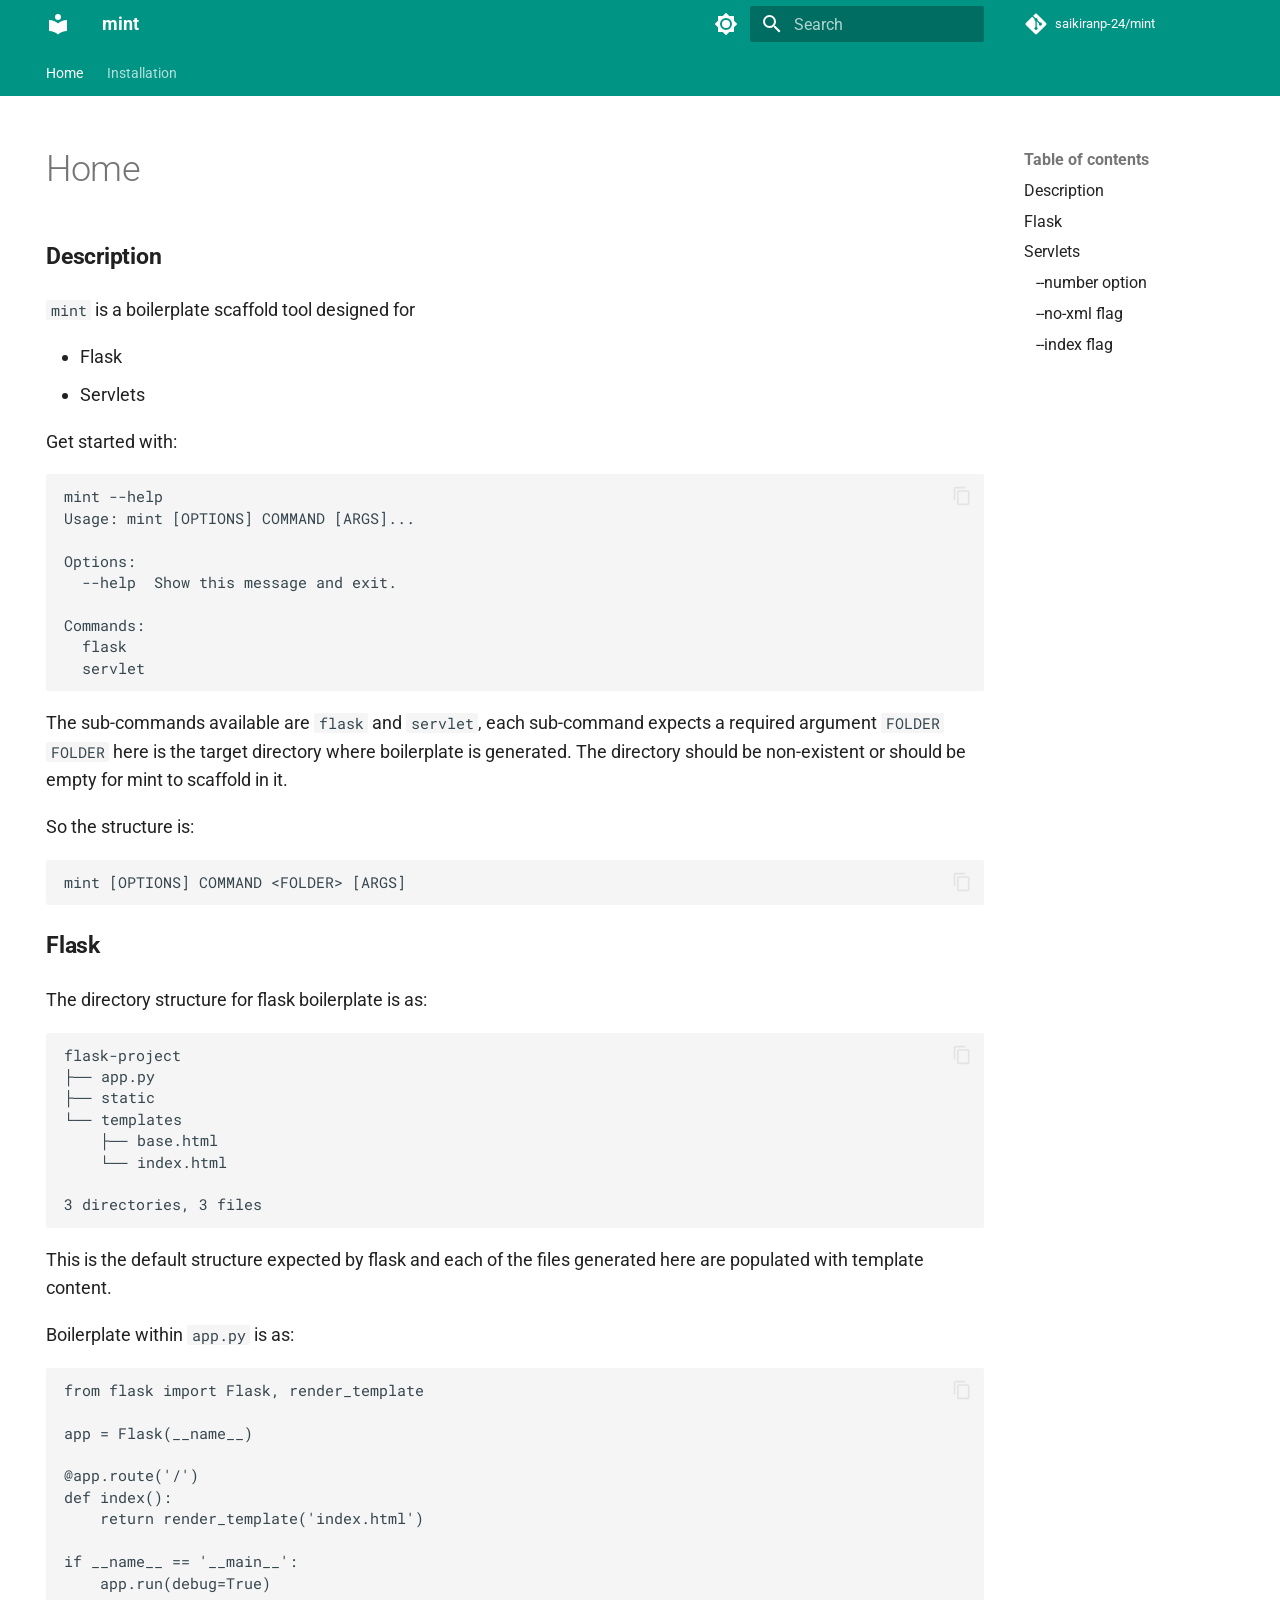
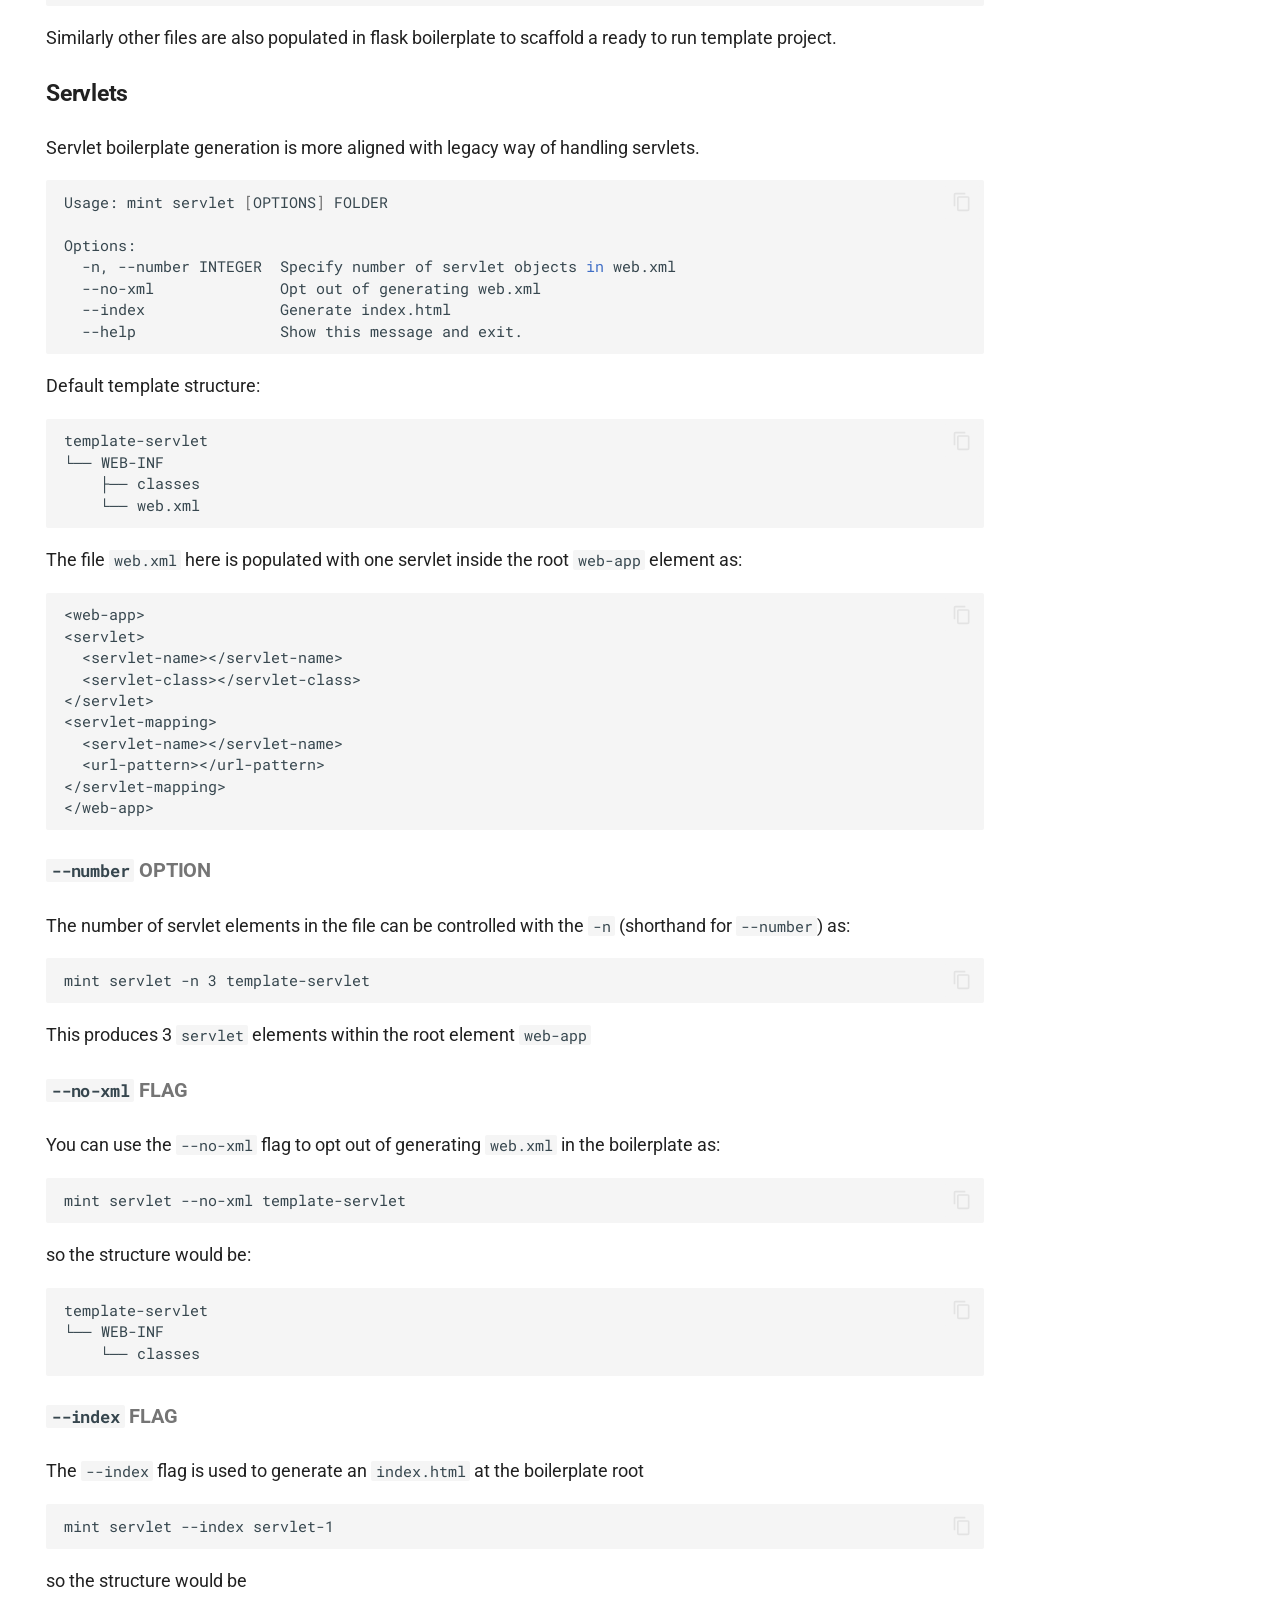
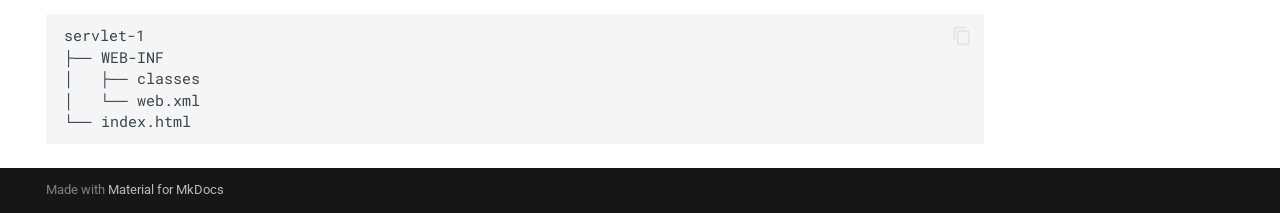
<file: index.html>
<!doctype html>
<html lang="en" class="no-js">
  <head>
    
      <meta charset="utf-8">
      <meta name="viewport" content="width=device-width,initial-scale=1">
      
        <meta name="description" content="A fast CLI tool to generate boilerplate files and directories">
      
      
      
      
      
        <link rel="next" href="installation/">
      
      
        
      
      
      <link rel="icon" href="assets/images/favicon.png">
      <meta name="generator" content="mkdocs-1.6.1, mkdocs-material-9.8.1">
    
    
      
        <title>mint</title>
      
    
    
      <link rel="stylesheet" href="assets/stylesheets/main.57a0d79d.min.css">
      
        
        <link rel="stylesheet" href="assets/stylesheets/palette.fb2fffe2.min.css">
      
      


    
    
      
    
    
      
        
        
        <link rel="preconnect" href="https://fonts.gstatic.com" crossorigin>
        <link rel="stylesheet" href="https://fonts.googleapis.com/css?family=Roboto:300,300i,400,400i,700,700i%7CRoboto+Mono:400,400i,700,700i&display=fallback">
        <style>:root{--md-text-font:"Roboto";--md-code-font:"Roboto Mono"}</style>
      
    
    
      <link rel="stylesheet" href="stylesheets/custom.css">
    
    <script>__md_scope=new URL(".",location),__md_hash=e=>[...e].reduce(((e,_)=>(e<<5)-e+_.charCodeAt(0)),0),__md_get=(e,_=localStorage,t=__md_scope)=>JSON.parse(_.getItem(t.pathname+"."+e)),__md_set=(e,_,t=localStorage,a=__md_scope)=>{try{t.setItem(a.pathname+"."+e,JSON.stringify(_))}catch(e){}}</script>
    
      

    
    
  </head>
  
  
    
    
      
    
    
    
    
    <body dir="ltr" data-md-color-scheme="default" data-md-color-primary="teal" data-md-color-accent="indigo">
  
    
    <input class="md-toggle" data-md-toggle="drawer" type="checkbox" id="__drawer" autocomplete="off">
    <input class="md-toggle" data-md-toggle="search" type="checkbox" id="__search" autocomplete="off">
    <label class="md-overlay" for="__drawer"></label>
    <div data-md-component="skip">
      
        
        <a href="#description" class="md-skip">
          Skip to content
        </a>
      
    </div>
    <div data-md-component="announce">
      
    </div>
    
    
      

<header class="md-header" data-md-component="header">
  <nav class="md-header__inner md-grid" aria-label="Header">
    <a href="." title="mint" class="md-header__button md-logo" aria-label="mint" data-md-component="logo">
      
  
  <svg xmlns="http://www.w3.org/2000/svg" viewBox="0 0 24 24"><path d="M12 8a3 3 0 0 0 3-3 3 3 0 0 0-3-3 3 3 0 0 0-3 3 3 3 0 0 0 3 3m0 3.54C9.64 9.35 6.5 8 3 8v11c3.5 0 6.64 1.35 9 3.54 2.36-2.19 5.5-3.54 9-3.54V8c-3.5 0-6.64 1.35-9 3.54"/></svg>

    </a>
    <label class="md-header__button md-icon" for="__drawer">
      
      <svg xmlns="http://www.w3.org/2000/svg" viewBox="0 0 24 24"><path d="M3 6h18v2H3zm0 5h18v2H3zm0 5h18v2H3z"/></svg>
    </label>
    <div class="md-header__title" data-md-component="header-title">
      <div class="md-header__ellipsis">
        <div class="md-header__topic">
          <span class="md-ellipsis">
            mint
          </span>
        </div>
        <div class="md-header__topic" data-md-component="header-topic">
          <span class="md-ellipsis">
            
              Home
            
          </span>
        </div>
      </div>
    </div>
    
      
        <form class="md-header__option" data-md-component="palette">
  
    
    
    
    <input class="md-option" data-md-color-media="(prefers-color-scheme: light)" data-md-color-scheme="default" data-md-color-primary="teal" data-md-color-accent="indigo"  aria-label="Switch to dark mode"  type="radio" name="__palette" id="__palette_0">
    
      <label class="md-header__button md-icon" title="Switch to dark mode" for="__palette_1" hidden>
        <svg xmlns="http://www.w3.org/2000/svg" viewBox="0 0 24 24"><path d="M12 8a4 4 0 0 0-4 4 4 4 0 0 0 4 4 4 4 0 0 0 4-4 4 4 0 0 0-4-4m0 10a6 6 0 0 1-6-6 6 6 0 0 1 6-6 6 6 0 0 1 6 6 6 6 0 0 1-6 6m8-9.31V4h-4.69L12 .69 8.69 4H4v4.69L.69 12 4 15.31V20h4.69L12 23.31 15.31 20H20v-4.69L23.31 12z"/></svg>
      </label>
    
  
    
    
    
    <input class="md-option" data-md-color-media="(prefers-color-scheme: dark)" data-md-color-scheme="slate" data-md-color-primary="teal" data-md-color-accent="indigo"  aria-label="Switch to light mode"  type="radio" name="__palette" id="__palette_1">
    
      <label class="md-header__button md-icon" title="Switch to light mode" for="__palette_0" hidden>
        <svg xmlns="http://www.w3.org/2000/svg" viewBox="0 0 24 24"><path d="M12 18c-.89 0-1.74-.2-2.5-.55C11.56 16.5 13 14.42 13 12s-1.44-4.5-3.5-5.45C10.26 6.2 11.11 6 12 6a6 6 0 0 1 6 6 6 6 0 0 1-6 6m8-9.31V4h-4.69L12 .69 8.69 4H4v4.69L.69 12 4 15.31V20h4.69L12 23.31 15.31 20H20v-4.69L23.31 12z"/></svg>
      </label>
    
  
</form>
      
    
    
      <script>var palette=__md_get("__palette");if(palette&&palette.color){if("(prefers-color-scheme)"===palette.color.media){var media=matchMedia("(prefers-color-scheme: light)"),input=document.querySelector(media.matches?"[data-md-color-media='(prefers-color-scheme: light)']":"[data-md-color-media='(prefers-color-scheme: dark)']");palette.color.media=input.getAttribute("data-md-color-media"),palette.color.scheme=input.getAttribute("data-md-color-scheme"),palette.color.primary=input.getAttribute("data-md-color-primary"),palette.color.accent=input.getAttribute("data-md-color-accent")}for(var[key,value]of Object.entries(palette.color))document.body.setAttribute("data-md-color-"+key,value)}</script>
    
    
    
      
      
        <label class="md-header__button md-icon" for="__search">
          
          <svg xmlns="http://www.w3.org/2000/svg" viewBox="0 0 24 24"><path d="M9.5 3A6.5 6.5 0 0 1 16 9.5c0 1.61-.59 3.09-1.56 4.23l.27.27h.79l5 5-1.5 1.5-5-5v-.79l-.27-.27A6.52 6.52 0 0 1 9.5 16 6.5 6.5 0 0 1 3 9.5 6.5 6.5 0 0 1 9.5 3m0 2C7 5 5 7 5 9.5S7 14 9.5 14 14 12 14 9.5 12 5 9.5 5"/></svg>
        </label>
        <div class="md-search" data-md-component="search" role="dialog">
  <label class="md-search__overlay" for="__search"></label>
  <div class="md-search__inner" role="search">
    <form class="md-search__form" name="search">
      <input type="text" class="md-search__input" name="query" aria-label="Search" placeholder="Search" autocapitalize="off" autocorrect="off" autocomplete="off" spellcheck="false" data-md-component="search-query" required>
      <label class="md-search__icon md-icon" for="__search">
        
        <svg xmlns="http://www.w3.org/2000/svg" viewBox="0 0 24 24"><path d="M9.5 3A6.5 6.5 0 0 1 16 9.5c0 1.61-.59 3.09-1.56 4.23l.27.27h.79l5 5-1.5 1.5-5-5v-.79l-.27-.27A6.52 6.52 0 0 1 9.5 16 6.5 6.5 0 0 1 3 9.5 6.5 6.5 0 0 1 9.5 3m0 2C7 5 5 7 5 9.5S7 14 9.5 14 14 12 14 9.5 12 5 9.5 5"/></svg>
        
        <svg xmlns="http://www.w3.org/2000/svg" viewBox="0 0 24 24"><path d="M20 11v2H8l5.5 5.5-1.42 1.42L4.16 12l7.92-7.92L13.5 5.5 8 11z"/></svg>
      </label>
      <nav class="md-search__options" aria-label="Search">
        
        <button type="reset" class="md-search__icon md-icon" title="Clear" aria-label="Clear" tabindex="-1">
          
          <svg xmlns="http://www.w3.org/2000/svg" viewBox="0 0 24 24"><path d="M19 6.41 17.59 5 12 10.59 6.41 5 5 6.41 10.59 12 5 17.59 6.41 19 12 13.41 17.59 19 19 17.59 13.41 12z"/></svg>
        </button>
      </nav>
      
    </form>
    <div class="md-search__output">
      <div class="md-search__scrollwrap" tabindex="0" data-md-scrollfix>
        <div class="md-search-result" data-md-component="search-result">
          <div class="md-search-result__meta">
            Initializing search
          </div>
          <ol class="md-search-result__list" role="presentation"></ol>
        </div>
      </div>
    </div>
  </div>
</div>
      
    
    
      <div class="md-header__source">
        <a href="https://github.com/saikiranp-24/mint" title="Go to repository" class="md-source" data-md-component="source">
  <div class="md-source__icon md-icon">
    
    <svg xmlns="http://www.w3.org/2000/svg" viewBox="0 0 448 512"><!--! Font Awesome Free 7.1.0 by @fontawesome - https://fontawesome.com License - https://fontawesome.com/license/free (Icons: CC BY 4.0, Fonts: SIL OFL 1.1, Code: MIT License) Copyright 2025 Fonticons, Inc.--><path d="M439.6 236.1 244 40.5c-5.4-5.5-12.8-8.5-20.4-8.5s-15 3-20.4 8.4L162.5 81l51.5 51.5c27.1-9.1 52.7 16.8 43.4 43.7l49.7 49.7c34.2-11.8 61.2 31 35.5 56.7-26.5 26.5-70.2-2.9-56-37.3L240.3 199v121.9c25.3 12.5 22.3 41.8 9.1 55-6.4 6.4-15.2 10.1-24.3 10.1s-17.8-3.6-24.3-10.1c-17.6-17.6-11.1-46.9 11.2-56v-123c-20.8-8.5-24.6-30.7-18.6-45L142.6 101 8.5 235.1C3 240.6 0 247.9 0 255.5s3 15 8.5 20.4l195.6 195.7c5.4 5.4 12.7 8.4 20.4 8.4s15-3 20.4-8.4l194.7-194.7c5.4-5.4 8.4-12.8 8.4-20.4s-3-15-8.4-20.4"/></svg>
  </div>
  <div class="md-source__repository">
    saikiranp-24/mint
  </div>
</a>
      </div>
    
  </nav>
  
</header>
    
    <div class="md-container" data-md-component="container">
      
      
        
          
            
<nav class="md-tabs" aria-label="Tabs" data-md-component="tabs">
  <div class="md-grid">
    <ul class="md-tabs__list">
      
        
  
  
  
    
  
  
    <li class="md-tabs__item md-tabs__item--active">
      <a href="." class="md-tabs__link">
        
  
  
    
  
  Home

      </a>
    </li>
  

      
        
  
  
  
  
    <li class="md-tabs__item">
      <a href="installation/" class="md-tabs__link">
        
  
  
    
  
  Installation

      </a>
    </li>
  

      
    </ul>
  </div>
</nav>
          
        
      
      <main class="md-main" data-md-component="main">
        <div class="md-main__inner md-grid">
          
            
              
                
              
              <div class="md-sidebar md-sidebar--primary" data-md-component="sidebar" data-md-type="navigation" hidden>
                <div class="md-sidebar__scrollwrap">
                  <div class="md-sidebar__inner">
                    


  


<nav class="md-nav md-nav--primary md-nav--lifted" aria-label="Navigation" data-md-level="0">
  <label class="md-nav__title" for="__drawer">
    <a href="." title="mint" class="md-nav__button md-logo" aria-label="mint" data-md-component="logo">
      
  
  <svg xmlns="http://www.w3.org/2000/svg" viewBox="0 0 24 24"><path d="M12 8a3 3 0 0 0 3-3 3 3 0 0 0-3-3 3 3 0 0 0-3 3 3 3 0 0 0 3 3m0 3.54C9.64 9.35 6.5 8 3 8v11c3.5 0 6.64 1.35 9 3.54 2.36-2.19 5.5-3.54 9-3.54V8c-3.5 0-6.64 1.35-9 3.54"/></svg>

    </a>
    mint
  </label>
  
    <div class="md-nav__source">
      <a href="https://github.com/saikiranp-24/mint" title="Go to repository" class="md-source" data-md-component="source">
  <div class="md-source__icon md-icon">
    
    <svg xmlns="http://www.w3.org/2000/svg" viewBox="0 0 448 512"><!--! Font Awesome Free 7.1.0 by @fontawesome - https://fontawesome.com License - https://fontawesome.com/license/free (Icons: CC BY 4.0, Fonts: SIL OFL 1.1, Code: MIT License) Copyright 2025 Fonticons, Inc.--><path d="M439.6 236.1 244 40.5c-5.4-5.5-12.8-8.5-20.4-8.5s-15 3-20.4 8.4L162.5 81l51.5 51.5c27.1-9.1 52.7 16.8 43.4 43.7l49.7 49.7c34.2-11.8 61.2 31 35.5 56.7-26.5 26.5-70.2-2.9-56-37.3L240.3 199v121.9c25.3 12.5 22.3 41.8 9.1 55-6.4 6.4-15.2 10.1-24.3 10.1s-17.8-3.6-24.3-10.1c-17.6-17.6-11.1-46.9 11.2-56v-123c-20.8-8.5-24.6-30.7-18.6-45L142.6 101 8.5 235.1C3 240.6 0 247.9 0 255.5s3 15 8.5 20.4l195.6 195.7c5.4 5.4 12.7 8.4 20.4 8.4s15-3 20.4-8.4l194.7-194.7c5.4-5.4 8.4-12.8 8.4-20.4s-3-15-8.4-20.4"/></svg>
  </div>
  <div class="md-source__repository">
    saikiranp-24/mint
  </div>
</a>
    </div>
  
  <ul class="md-nav__list" data-md-scrollfix>
    
      
      
  
  
    
  
  
  
    <li class="md-nav__item md-nav__item--active">
      
      <input class="md-nav__toggle md-toggle" type="checkbox" id="__toc">
      
      
      
        <label class="md-nav__link md-nav__link--active" for="__toc">
          
  
  
  <span class="md-ellipsis">
    
  
    Home
  

    
  </span>
  
  

          <span class="md-nav__icon md-icon"></span>
        </label>
      
      <a href="." class="md-nav__link md-nav__link--active">
        
  
  
  <span class="md-ellipsis">
    
  
    Home
  

    
  </span>
  
  

      </a>
      
        

<nav class="md-nav md-nav--secondary" aria-label="Table of contents">
  
  
  
  
    <label class="md-nav__title" for="__toc">
      <span class="md-nav__icon md-icon"></span>
      Table of contents
    </label>
    <ul class="md-nav__list" data-md-component="toc" data-md-scrollfix>
      
        <li class="md-nav__item">
  <a href="#description" class="md-nav__link">
    <span class="md-ellipsis">
      
        Description
      
    </span>
  </a>
  
</li>
      
        <li class="md-nav__item">
  <a href="#flask" class="md-nav__link">
    <span class="md-ellipsis">
      
        Flask
      
    </span>
  </a>
  
</li>
      
        <li class="md-nav__item">
  <a href="#servlets" class="md-nav__link">
    <span class="md-ellipsis">
      
        Servlets
      
    </span>
  </a>
  
    <nav class="md-nav" aria-label="Servlets">
      <ul class="md-nav__list">
        
          <li class="md-nav__item">
  <a href="#-number-option" class="md-nav__link">
    <span class="md-ellipsis">
      
        --number option
      
    </span>
  </a>
  
</li>
        
          <li class="md-nav__item">
  <a href="#-no-xml-flag" class="md-nav__link">
    <span class="md-ellipsis">
      
        --no-xml flag
      
    </span>
  </a>
  
</li>
        
          <li class="md-nav__item">
  <a href="#-index-flag" class="md-nav__link">
    <span class="md-ellipsis">
      
        --index flag
      
    </span>
  </a>
  
</li>
        
      </ul>
    </nav>
  
</li>
      
    </ul>
  
</nav>
      
    </li>
  

    
      
      
  
  
  
  
    <li class="md-nav__item">
      <a href="installation/" class="md-nav__link">
        
  
  
  <span class="md-ellipsis">
    
  
    Installation
  

    
  </span>
  
  

      </a>
    </li>
  

    
  </ul>
</nav>
                  </div>
                </div>
              </div>
            
            
              
                
              
              <div class="md-sidebar md-sidebar--secondary" data-md-component="sidebar" data-md-type="toc" >
                <div class="md-sidebar__scrollwrap">
                  <div class="md-sidebar__inner">
                    

<nav class="md-nav md-nav--secondary" aria-label="Table of contents">
  
  
  
  
    <label class="md-nav__title" for="__toc">
      <span class="md-nav__icon md-icon"></span>
      Table of contents
    </label>
    <ul class="md-nav__list" data-md-component="toc" data-md-scrollfix>
      
        <li class="md-nav__item">
  <a href="#description" class="md-nav__link">
    <span class="md-ellipsis">
      
        Description
      
    </span>
  </a>
  
</li>
      
        <li class="md-nav__item">
  <a href="#flask" class="md-nav__link">
    <span class="md-ellipsis">
      
        Flask
      
    </span>
  </a>
  
</li>
      
        <li class="md-nav__item">
  <a href="#servlets" class="md-nav__link">
    <span class="md-ellipsis">
      
        Servlets
      
    </span>
  </a>
  
    <nav class="md-nav" aria-label="Servlets">
      <ul class="md-nav__list">
        
          <li class="md-nav__item">
  <a href="#-number-option" class="md-nav__link">
    <span class="md-ellipsis">
      
        --number option
      
    </span>
  </a>
  
</li>
        
          <li class="md-nav__item">
  <a href="#-no-xml-flag" class="md-nav__link">
    <span class="md-ellipsis">
      
        --no-xml flag
      
    </span>
  </a>
  
</li>
        
          <li class="md-nav__item">
  <a href="#-index-flag" class="md-nav__link">
    <span class="md-ellipsis">
      
        --index flag
      
    </span>
  </a>
  
</li>
        
      </ul>
    </nav>
  
</li>
      
    </ul>
  
</nav>
                  </div>
                </div>
              </div>
            
          
          
            <div class="md-content" data-md-component="content">
              
              <article class="md-content__inner md-typeset">
                
                  
  



  
  


  <h1>Home</h1>

<h4 id="description">Description</h4>
<p><code>mint</code> is a boilerplate scaffold tool designed for</p>
<ul>
<li>Flask</li>
<li>Servlets</li>
</ul>
<p>Get started with:
<div class="highlight"><pre><span></span><code><a id="__codelineno-0-1" name="__codelineno-0-1" href="#__codelineno-0-1"></a>mint --help
<a id="__codelineno-0-2" name="__codelineno-0-2" href="#__codelineno-0-2"></a>Usage: mint [OPTIONS] COMMAND [ARGS]...
<a id="__codelineno-0-3" name="__codelineno-0-3" href="#__codelineno-0-3"></a>
<a id="__codelineno-0-4" name="__codelineno-0-4" href="#__codelineno-0-4"></a>Options:
<a id="__codelineno-0-5" name="__codelineno-0-5" href="#__codelineno-0-5"></a>  --help  Show this message and exit.
<a id="__codelineno-0-6" name="__codelineno-0-6" href="#__codelineno-0-6"></a>
<a id="__codelineno-0-7" name="__codelineno-0-7" href="#__codelineno-0-7"></a>Commands:
<a id="__codelineno-0-8" name="__codelineno-0-8" href="#__codelineno-0-8"></a>  flask
<a id="__codelineno-0-9" name="__codelineno-0-9" href="#__codelineno-0-9"></a>  servlet
</code></pre></div></p>
<p>The sub-commands available are <code>flask</code> and <code>servlet</code>, each sub-command expects a required argument <code>FOLDER</code>
<code>FOLDER</code> here is the target directory where boilerplate is generated.
The directory should be non-existent or should be empty for mint to scaffold in it.</p>
<p>So the structure is:
<div class="highlight"><pre><span></span><code><a id="__codelineno-1-1" name="__codelineno-1-1" href="#__codelineno-1-1"></a>mint [OPTIONS] COMMAND &lt;FOLDER&gt; [ARGS]
</code></pre></div></p>
<h4 id="flask">Flask</h4>
<p>The directory structure for flask boilerplate is as:</p>
<div class="highlight"><pre><span></span><code><a id="__codelineno-2-1" name="__codelineno-2-1" href="#__codelineno-2-1"></a>flask-project
<a id="__codelineno-2-2" name="__codelineno-2-2" href="#__codelineno-2-2"></a>├── app.py
<a id="__codelineno-2-3" name="__codelineno-2-3" href="#__codelineno-2-3"></a>├── static
<a id="__codelineno-2-4" name="__codelineno-2-4" href="#__codelineno-2-4"></a>└── templates
<a id="__codelineno-2-5" name="__codelineno-2-5" href="#__codelineno-2-5"></a>    ├── base.html
<a id="__codelineno-2-6" name="__codelineno-2-6" href="#__codelineno-2-6"></a>    └── index.html
<a id="__codelineno-2-7" name="__codelineno-2-7" href="#__codelineno-2-7"></a>
<a id="__codelineno-2-8" name="__codelineno-2-8" href="#__codelineno-2-8"></a>3 directories, 3 files
</code></pre></div>
<p>This is the default structure expected by flask and each of the files generated here are populated with template content.</p>
<p>Boilerplate within <code>app.py</code> is as:
<div class="highlight"><pre><span></span><code><a id="__codelineno-3-1" name="__codelineno-3-1" href="#__codelineno-3-1"></a>from flask import Flask, render_template
<a id="__codelineno-3-2" name="__codelineno-3-2" href="#__codelineno-3-2"></a>
<a id="__codelineno-3-3" name="__codelineno-3-3" href="#__codelineno-3-3"></a>app = Flask(__name__)
<a id="__codelineno-3-4" name="__codelineno-3-4" href="#__codelineno-3-4"></a>
<a id="__codelineno-3-5" name="__codelineno-3-5" href="#__codelineno-3-5"></a>@app.route('/')
<a id="__codelineno-3-6" name="__codelineno-3-6" href="#__codelineno-3-6"></a>def index():
<a id="__codelineno-3-7" name="__codelineno-3-7" href="#__codelineno-3-7"></a>    return render_template('index.html')
<a id="__codelineno-3-8" name="__codelineno-3-8" href="#__codelineno-3-8"></a>
<a id="__codelineno-3-9" name="__codelineno-3-9" href="#__codelineno-3-9"></a>if __name__ == '__main__':
<a id="__codelineno-3-10" name="__codelineno-3-10" href="#__codelineno-3-10"></a>    app.run(debug=True)
</code></pre></div></p>
<p>Similarly other files are also populated in flask boilerplate to scaffold a ready to run template project.</p>
<h4 id="servlets">Servlets</h4>
<p>Servlet boilerplate generation is more aligned with legacy way of handling servlets.
<div class="highlight"><pre><span></span><code><a id="__codelineno-4-1" name="__codelineno-4-1" href="#__codelineno-4-1"></a>Usage:<span class="w"> </span>mint<span class="w"> </span>servlet<span class="w"> </span><span class="o">[</span>OPTIONS<span class="o">]</span><span class="w"> </span>FOLDER
<a id="__codelineno-4-2" name="__codelineno-4-2" href="#__codelineno-4-2"></a>
<a id="__codelineno-4-3" name="__codelineno-4-3" href="#__codelineno-4-3"></a>Options:
<a id="__codelineno-4-4" name="__codelineno-4-4" href="#__codelineno-4-4"></a><span class="w">  </span>-n,<span class="w"> </span>--number<span class="w"> </span>INTEGER<span class="w">  </span>Specify<span class="w"> </span>number<span class="w"> </span>of<span class="w"> </span>servlet<span class="w"> </span>objects<span class="w"> </span><span class="k">in</span><span class="w"> </span>web.xml
<a id="__codelineno-4-5" name="__codelineno-4-5" href="#__codelineno-4-5"></a><span class="w">  </span>--no-xml<span class="w">              </span>Opt<span class="w"> </span>out<span class="w"> </span>of<span class="w"> </span>generating<span class="w"> </span>web.xml
<a id="__codelineno-4-6" name="__codelineno-4-6" href="#__codelineno-4-6"></a><span class="w">  </span>--index<span class="w">               </span>Generate<span class="w"> </span>index.html
<a id="__codelineno-4-7" name="__codelineno-4-7" href="#__codelineno-4-7"></a><span class="w">  </span>--help<span class="w">                </span>Show<span class="w"> </span>this<span class="w"> </span>message<span class="w"> </span>and<span class="w"> </span>exit.
</code></pre></div></p>
<p>Default template structure:
<div class="highlight"><pre><span></span><code><a id="__codelineno-5-1" name="__codelineno-5-1" href="#__codelineno-5-1"></a>template-servlet
<a id="__codelineno-5-2" name="__codelineno-5-2" href="#__codelineno-5-2"></a>└──<span class="w"> </span>WEB-INF
<a id="__codelineno-5-3" name="__codelineno-5-3" href="#__codelineno-5-3"></a><span class="w">    </span>├──<span class="w"> </span>classes
<a id="__codelineno-5-4" name="__codelineno-5-4" href="#__codelineno-5-4"></a><span class="w">    </span>└──<span class="w"> </span>web.xml
</code></pre></div></p>
<p>The file <code>web.xml</code> here is populated with one servlet inside the root <code>web-app</code> element as:
<div class="highlight"><pre><span></span><code><a id="__codelineno-6-1" name="__codelineno-6-1" href="#__codelineno-6-1"></a>&lt;web-app&gt;
<a id="__codelineno-6-2" name="__codelineno-6-2" href="#__codelineno-6-2"></a>&lt;servlet&gt;
<a id="__codelineno-6-3" name="__codelineno-6-3" href="#__codelineno-6-3"></a><span class="w">  </span>&lt;servlet-name&gt;&lt;/servlet-name&gt;
<a id="__codelineno-6-4" name="__codelineno-6-4" href="#__codelineno-6-4"></a><span class="w">  </span>&lt;servlet-class&gt;&lt;/servlet-class&gt;
<a id="__codelineno-6-5" name="__codelineno-6-5" href="#__codelineno-6-5"></a>&lt;/servlet&gt;
<a id="__codelineno-6-6" name="__codelineno-6-6" href="#__codelineno-6-6"></a>&lt;servlet-mapping&gt;
<a id="__codelineno-6-7" name="__codelineno-6-7" href="#__codelineno-6-7"></a><span class="w">  </span>&lt;servlet-name&gt;&lt;/servlet-name&gt;
<a id="__codelineno-6-8" name="__codelineno-6-8" href="#__codelineno-6-8"></a><span class="w">  </span>&lt;url-pattern&gt;&lt;/url-pattern&gt;
<a id="__codelineno-6-9" name="__codelineno-6-9" href="#__codelineno-6-9"></a>&lt;/servlet-mapping&gt;
<a id="__codelineno-6-10" name="__codelineno-6-10" href="#__codelineno-6-10"></a>&lt;/web-app&gt;
</code></pre></div></p>
<h5 id="-number-option"><code>--number</code> option</h5>
<p>The number of servlet elements in the file can be controlled with the <code>-n</code> (shorthand for <code>--number</code>) as:
<div class="highlight"><pre><span></span><code><a id="__codelineno-7-1" name="__codelineno-7-1" href="#__codelineno-7-1"></a>mint servlet -n 3 template-servlet
</code></pre></div></p>
<p>This produces 3 <code>servlet</code> elements within the root element <code>web-app</code></p>
<h5 id="-no-xml-flag"><code>--no-xml</code> flag</h5>
<p>You can use the <code>--no-xml</code> flag to opt out of generating <code>web.xml</code> in the boilerplate as:
<div class="highlight"><pre><span></span><code><a id="__codelineno-8-1" name="__codelineno-8-1" href="#__codelineno-8-1"></a>mint<span class="w"> </span>servlet<span class="w"> </span>--no-xml<span class="w"> </span>template-servlet
</code></pre></div></p>
<p>so the structure would be:</p>
<div class="highlight"><pre><span></span><code><a id="__codelineno-9-1" name="__codelineno-9-1" href="#__codelineno-9-1"></a>template-servlet
<a id="__codelineno-9-2" name="__codelineno-9-2" href="#__codelineno-9-2"></a>└──<span class="w"> </span>WEB-INF
<a id="__codelineno-9-3" name="__codelineno-9-3" href="#__codelineno-9-3"></a><span class="w">    </span>└──<span class="w"> </span>classes
</code></pre></div>
<h5 id="-index-flag"><code>--index</code> flag</h5>
<p>The <code>--index</code> flag is used to generate an <code>index.html</code> at the boilerplate root
<div class="highlight"><pre><span></span><code><a id="__codelineno-10-1" name="__codelineno-10-1" href="#__codelineno-10-1"></a>mint<span class="w"> </span>servlet<span class="w"> </span>--index<span class="w"> </span>servlet-1
</code></pre></div></p>
<p>so the structure would be
<div class="highlight"><pre><span></span><code><a id="__codelineno-11-1" name="__codelineno-11-1" href="#__codelineno-11-1"></a>servlet-1
<a id="__codelineno-11-2" name="__codelineno-11-2" href="#__codelineno-11-2"></a>├──<span class="w"> </span>WEB-INF
<a id="__codelineno-11-3" name="__codelineno-11-3" href="#__codelineno-11-3"></a>│<span class="w">   </span>├──<span class="w"> </span>classes
<a id="__codelineno-11-4" name="__codelineno-11-4" href="#__codelineno-11-4"></a>│<span class="w">   </span>└──<span class="w"> </span>web.xml
<a id="__codelineno-11-5" name="__codelineno-11-5" href="#__codelineno-11-5"></a>└──<span class="w"> </span>index.html
</code></pre></div></p>







  
  




  



                
              </article>
            </div>
          
          
<script>var target=document.getElementById(location.hash.slice(1));target&&target.name&&(target.checked=target.name.startsWith("__tabbed_"))</script>
        </div>
        
      </main>
      
        <footer class="md-footer">
  
  <div class="md-footer-meta md-typeset">
    <div class="md-footer-meta__inner md-grid">
      <div class="md-copyright">
  
  
    Made with
    <a href="https://squidfunk.github.io/mkdocs-material/" target="_blank" rel="noopener">
      Material for MkDocs
    </a>
  
</div>
      
    </div>
  </div>
</footer>
      
    </div>
    <div class="md-dialog" data-md-component="dialog">
      <div class="md-dialog__inner md-typeset"></div>
    </div>
    
    
    
      
      
      <script id="__config" type="application/json">{"annotate": null, "base": ".", "features": ["navigation.tabs", "navigation.sections", "content.code.copy"], "search": "assets/javascripts/workers/search.a7633da7.min.js", "tags": null, "translations": {"clipboard.copied": "Copied to clipboard", "clipboard.copy": "Copy to clipboard", "search.result.more.one": "1 more on this page", "search.result.more.other": "# more on this page", "search.result.none": "No matching documents", "search.result.one": "1 matching document", "search.result.other": "# matching documents", "search.result.placeholder": "Type to start searching", "search.result.term.missing": "Missing", "select.version": "Select version"}, "version": null}</script>
    
    
      <script src="assets/javascripts/bundle.a5f9d56c.min.js"></script>
      
    
  </body>
</html>
</file>
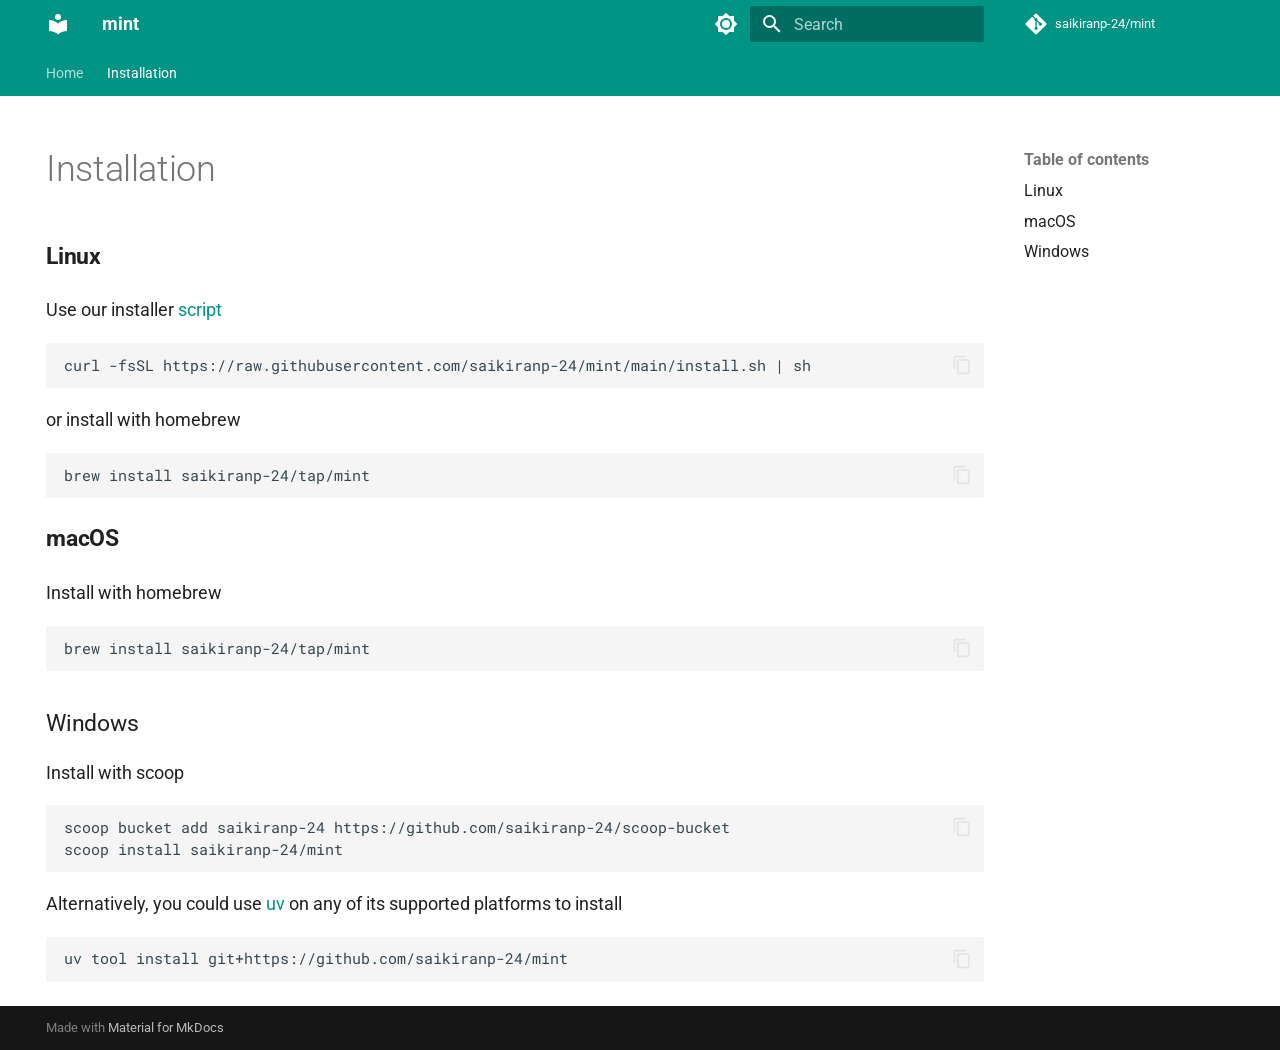
<file: installation/index.html>
<!doctype html>
<html lang="en" class="no-js">
  <head>
    
      <meta charset="utf-8">
      <meta name="viewport" content="width=device-width,initial-scale=1">
      
        <meta name="description" content="A fast CLI tool to generate boilerplate files and directories">
      
      
      
      
        <link rel="prev" href="..">
      
      
      
        
      
      
      <link rel="icon" href="../assets/images/favicon.png">
      <meta name="generator" content="mkdocs-1.6.1, mkdocs-material-9.8.1">
    
    
      
        <title>Installation - mint</title>
      
    
    
      <link rel="stylesheet" href="../assets/stylesheets/main.57a0d79d.min.css">
      
        
        <link rel="stylesheet" href="../assets/stylesheets/palette.fb2fffe2.min.css">
      
      


    
    
      
    
    
      
        
        
        <link rel="preconnect" href="https://fonts.gstatic.com" crossorigin>
        <link rel="stylesheet" href="https://fonts.googleapis.com/css?family=Roboto:300,300i,400,400i,700,700i%7CRoboto+Mono:400,400i,700,700i&display=fallback">
        <style>:root{--md-text-font:"Roboto";--md-code-font:"Roboto Mono"}</style>
      
    
    
      <link rel="stylesheet" href="../stylesheets/custom.css">
    
    <script>__md_scope=new URL("..",location),__md_hash=e=>[...e].reduce(((e,_)=>(e<<5)-e+_.charCodeAt(0)),0),__md_get=(e,_=localStorage,t=__md_scope)=>JSON.parse(_.getItem(t.pathname+"."+e)),__md_set=(e,_,t=localStorage,a=__md_scope)=>{try{t.setItem(a.pathname+"."+e,JSON.stringify(_))}catch(e){}}</script>
    
      

    
    
  </head>
  
  
    
    
      
    
    
    
    
    <body dir="ltr" data-md-color-scheme="default" data-md-color-primary="teal" data-md-color-accent="indigo">
  
    
    <input class="md-toggle" data-md-toggle="drawer" type="checkbox" id="__drawer" autocomplete="off">
    <input class="md-toggle" data-md-toggle="search" type="checkbox" id="__search" autocomplete="off">
    <label class="md-overlay" for="__drawer"></label>
    <div data-md-component="skip">
      
        
        <a href="#linux" class="md-skip">
          Skip to content
        </a>
      
    </div>
    <div data-md-component="announce">
      
    </div>
    
    
      

<header class="md-header" data-md-component="header">
  <nav class="md-header__inner md-grid" aria-label="Header">
    <a href=".." title="mint" class="md-header__button md-logo" aria-label="mint" data-md-component="logo">
      
  
  <svg xmlns="http://www.w3.org/2000/svg" viewBox="0 0 24 24"><path d="M12 8a3 3 0 0 0 3-3 3 3 0 0 0-3-3 3 3 0 0 0-3 3 3 3 0 0 0 3 3m0 3.54C9.64 9.35 6.5 8 3 8v11c3.5 0 6.64 1.35 9 3.54 2.36-2.19 5.5-3.54 9-3.54V8c-3.5 0-6.64 1.35-9 3.54"/></svg>

    </a>
    <label class="md-header__button md-icon" for="__drawer">
      
      <svg xmlns="http://www.w3.org/2000/svg" viewBox="0 0 24 24"><path d="M3 6h18v2H3zm0 5h18v2H3zm0 5h18v2H3z"/></svg>
    </label>
    <div class="md-header__title" data-md-component="header-title">
      <div class="md-header__ellipsis">
        <div class="md-header__topic">
          <span class="md-ellipsis">
            mint
          </span>
        </div>
        <div class="md-header__topic" data-md-component="header-topic">
          <span class="md-ellipsis">
            
              Installation
            
          </span>
        </div>
      </div>
    </div>
    
      
        <form class="md-header__option" data-md-component="palette">
  
    
    
    
    <input class="md-option" data-md-color-media="(prefers-color-scheme: light)" data-md-color-scheme="default" data-md-color-primary="teal" data-md-color-accent="indigo"  aria-label="Switch to dark mode"  type="radio" name="__palette" id="__palette_0">
    
      <label class="md-header__button md-icon" title="Switch to dark mode" for="__palette_1" hidden>
        <svg xmlns="http://www.w3.org/2000/svg" viewBox="0 0 24 24"><path d="M12 8a4 4 0 0 0-4 4 4 4 0 0 0 4 4 4 4 0 0 0 4-4 4 4 0 0 0-4-4m0 10a6 6 0 0 1-6-6 6 6 0 0 1 6-6 6 6 0 0 1 6 6 6 6 0 0 1-6 6m8-9.31V4h-4.69L12 .69 8.69 4H4v4.69L.69 12 4 15.31V20h4.69L12 23.31 15.31 20H20v-4.69L23.31 12z"/></svg>
      </label>
    
  
    
    
    
    <input class="md-option" data-md-color-media="(prefers-color-scheme: dark)" data-md-color-scheme="slate" data-md-color-primary="teal" data-md-color-accent="indigo"  aria-label="Switch to light mode"  type="radio" name="__palette" id="__palette_1">
    
      <label class="md-header__button md-icon" title="Switch to light mode" for="__palette_0" hidden>
        <svg xmlns="http://www.w3.org/2000/svg" viewBox="0 0 24 24"><path d="M12 18c-.89 0-1.74-.2-2.5-.55C11.56 16.5 13 14.42 13 12s-1.44-4.5-3.5-5.45C10.26 6.2 11.11 6 12 6a6 6 0 0 1 6 6 6 6 0 0 1-6 6m8-9.31V4h-4.69L12 .69 8.69 4H4v4.69L.69 12 4 15.31V20h4.69L12 23.31 15.31 20H20v-4.69L23.31 12z"/></svg>
      </label>
    
  
</form>
      
    
    
      <script>var palette=__md_get("__palette");if(palette&&palette.color){if("(prefers-color-scheme)"===palette.color.media){var media=matchMedia("(prefers-color-scheme: light)"),input=document.querySelector(media.matches?"[data-md-color-media='(prefers-color-scheme: light)']":"[data-md-color-media='(prefers-color-scheme: dark)']");palette.color.media=input.getAttribute("data-md-color-media"),palette.color.scheme=input.getAttribute("data-md-color-scheme"),palette.color.primary=input.getAttribute("data-md-color-primary"),palette.color.accent=input.getAttribute("data-md-color-accent")}for(var[key,value]of Object.entries(palette.color))document.body.setAttribute("data-md-color-"+key,value)}</script>
    
    
    
      
      
        <label class="md-header__button md-icon" for="__search">
          
          <svg xmlns="http://www.w3.org/2000/svg" viewBox="0 0 24 24"><path d="M9.5 3A6.5 6.5 0 0 1 16 9.5c0 1.61-.59 3.09-1.56 4.23l.27.27h.79l5 5-1.5 1.5-5-5v-.79l-.27-.27A6.52 6.52 0 0 1 9.5 16 6.5 6.5 0 0 1 3 9.5 6.5 6.5 0 0 1 9.5 3m0 2C7 5 5 7 5 9.5S7 14 9.5 14 14 12 14 9.5 12 5 9.5 5"/></svg>
        </label>
        <div class="md-search" data-md-component="search" role="dialog">
  <label class="md-search__overlay" for="__search"></label>
  <div class="md-search__inner" role="search">
    <form class="md-search__form" name="search">
      <input type="text" class="md-search__input" name="query" aria-label="Search" placeholder="Search" autocapitalize="off" autocorrect="off" autocomplete="off" spellcheck="false" data-md-component="search-query" required>
      <label class="md-search__icon md-icon" for="__search">
        
        <svg xmlns="http://www.w3.org/2000/svg" viewBox="0 0 24 24"><path d="M9.5 3A6.5 6.5 0 0 1 16 9.5c0 1.61-.59 3.09-1.56 4.23l.27.27h.79l5 5-1.5 1.5-5-5v-.79l-.27-.27A6.52 6.52 0 0 1 9.5 16 6.5 6.5 0 0 1 3 9.5 6.5 6.5 0 0 1 9.5 3m0 2C7 5 5 7 5 9.5S7 14 9.5 14 14 12 14 9.5 12 5 9.5 5"/></svg>
        
        <svg xmlns="http://www.w3.org/2000/svg" viewBox="0 0 24 24"><path d="M20 11v2H8l5.5 5.5-1.42 1.42L4.16 12l7.92-7.92L13.5 5.5 8 11z"/></svg>
      </label>
      <nav class="md-search__options" aria-label="Search">
        
        <button type="reset" class="md-search__icon md-icon" title="Clear" aria-label="Clear" tabindex="-1">
          
          <svg xmlns="http://www.w3.org/2000/svg" viewBox="0 0 24 24"><path d="M19 6.41 17.59 5 12 10.59 6.41 5 5 6.41 10.59 12 5 17.59 6.41 19 12 13.41 17.59 19 19 17.59 13.41 12z"/></svg>
        </button>
      </nav>
      
    </form>
    <div class="md-search__output">
      <div class="md-search__scrollwrap" tabindex="0" data-md-scrollfix>
        <div class="md-search-result" data-md-component="search-result">
          <div class="md-search-result__meta">
            Initializing search
          </div>
          <ol class="md-search-result__list" role="presentation"></ol>
        </div>
      </div>
    </div>
  </div>
</div>
      
    
    
      <div class="md-header__source">
        <a href="https://github.com/saikiranp-24/mint" title="Go to repository" class="md-source" data-md-component="source">
  <div class="md-source__icon md-icon">
    
    <svg xmlns="http://www.w3.org/2000/svg" viewBox="0 0 448 512"><!--! Font Awesome Free 7.1.0 by @fontawesome - https://fontawesome.com License - https://fontawesome.com/license/free (Icons: CC BY 4.0, Fonts: SIL OFL 1.1, Code: MIT License) Copyright 2025 Fonticons, Inc.--><path d="M439.6 236.1 244 40.5c-5.4-5.5-12.8-8.5-20.4-8.5s-15 3-20.4 8.4L162.5 81l51.5 51.5c27.1-9.1 52.7 16.8 43.4 43.7l49.7 49.7c34.2-11.8 61.2 31 35.5 56.7-26.5 26.5-70.2-2.9-56-37.3L240.3 199v121.9c25.3 12.5 22.3 41.8 9.1 55-6.4 6.4-15.2 10.1-24.3 10.1s-17.8-3.6-24.3-10.1c-17.6-17.6-11.1-46.9 11.2-56v-123c-20.8-8.5-24.6-30.7-18.6-45L142.6 101 8.5 235.1C3 240.6 0 247.9 0 255.5s3 15 8.5 20.4l195.6 195.7c5.4 5.4 12.7 8.4 20.4 8.4s15-3 20.4-8.4l194.7-194.7c5.4-5.4 8.4-12.8 8.4-20.4s-3-15-8.4-20.4"/></svg>
  </div>
  <div class="md-source__repository">
    saikiranp-24/mint
  </div>
</a>
      </div>
    
  </nav>
  
</header>
    
    <div class="md-container" data-md-component="container">
      
      
        
          
            
<nav class="md-tabs" aria-label="Tabs" data-md-component="tabs">
  <div class="md-grid">
    <ul class="md-tabs__list">
      
        
  
  
  
  
    <li class="md-tabs__item">
      <a href=".." class="md-tabs__link">
        
  
  
    
  
  Home

      </a>
    </li>
  

      
        
  
  
  
    
  
  
    <li class="md-tabs__item md-tabs__item--active">
      <a href="./" class="md-tabs__link">
        
  
  
    
  
  Installation

      </a>
    </li>
  

      
    </ul>
  </div>
</nav>
          
        
      
      <main class="md-main" data-md-component="main">
        <div class="md-main__inner md-grid">
          
            
              
                
              
              <div class="md-sidebar md-sidebar--primary" data-md-component="sidebar" data-md-type="navigation" hidden>
                <div class="md-sidebar__scrollwrap">
                  <div class="md-sidebar__inner">
                    


  


<nav class="md-nav md-nav--primary md-nav--lifted" aria-label="Navigation" data-md-level="0">
  <label class="md-nav__title" for="__drawer">
    <a href=".." title="mint" class="md-nav__button md-logo" aria-label="mint" data-md-component="logo">
      
  
  <svg xmlns="http://www.w3.org/2000/svg" viewBox="0 0 24 24"><path d="M12 8a3 3 0 0 0 3-3 3 3 0 0 0-3-3 3 3 0 0 0-3 3 3 3 0 0 0 3 3m0 3.54C9.64 9.35 6.5 8 3 8v11c3.5 0 6.64 1.35 9 3.54 2.36-2.19 5.5-3.54 9-3.54V8c-3.5 0-6.64 1.35-9 3.54"/></svg>

    </a>
    mint
  </label>
  
    <div class="md-nav__source">
      <a href="https://github.com/saikiranp-24/mint" title="Go to repository" class="md-source" data-md-component="source">
  <div class="md-source__icon md-icon">
    
    <svg xmlns="http://www.w3.org/2000/svg" viewBox="0 0 448 512"><!--! Font Awesome Free 7.1.0 by @fontawesome - https://fontawesome.com License - https://fontawesome.com/license/free (Icons: CC BY 4.0, Fonts: SIL OFL 1.1, Code: MIT License) Copyright 2025 Fonticons, Inc.--><path d="M439.6 236.1 244 40.5c-5.4-5.5-12.8-8.5-20.4-8.5s-15 3-20.4 8.4L162.5 81l51.5 51.5c27.1-9.1 52.7 16.8 43.4 43.7l49.7 49.7c34.2-11.8 61.2 31 35.5 56.7-26.5 26.5-70.2-2.9-56-37.3L240.3 199v121.9c25.3 12.5 22.3 41.8 9.1 55-6.4 6.4-15.2 10.1-24.3 10.1s-17.8-3.6-24.3-10.1c-17.6-17.6-11.1-46.9 11.2-56v-123c-20.8-8.5-24.6-30.7-18.6-45L142.6 101 8.5 235.1C3 240.6 0 247.9 0 255.5s3 15 8.5 20.4l195.6 195.7c5.4 5.4 12.7 8.4 20.4 8.4s15-3 20.4-8.4l194.7-194.7c5.4-5.4 8.4-12.8 8.4-20.4s-3-15-8.4-20.4"/></svg>
  </div>
  <div class="md-source__repository">
    saikiranp-24/mint
  </div>
</a>
    </div>
  
  <ul class="md-nav__list" data-md-scrollfix>
    
      
      
  
  
  
  
    <li class="md-nav__item">
      <a href=".." class="md-nav__link">
        
  
  
  <span class="md-ellipsis">
    
  
    Home
  

    
  </span>
  
  

      </a>
    </li>
  

    
      
      
  
  
    
  
  
  
    <li class="md-nav__item md-nav__item--active">
      
      <input class="md-nav__toggle md-toggle" type="checkbox" id="__toc">
      
      
      
        <label class="md-nav__link md-nav__link--active" for="__toc">
          
  
  
  <span class="md-ellipsis">
    
  
    Installation
  

    
  </span>
  
  

          <span class="md-nav__icon md-icon"></span>
        </label>
      
      <a href="./" class="md-nav__link md-nav__link--active">
        
  
  
  <span class="md-ellipsis">
    
  
    Installation
  

    
  </span>
  
  

      </a>
      
        

<nav class="md-nav md-nav--secondary" aria-label="Table of contents">
  
  
  
  
    <label class="md-nav__title" for="__toc">
      <span class="md-nav__icon md-icon"></span>
      Table of contents
    </label>
    <ul class="md-nav__list" data-md-component="toc" data-md-scrollfix>
      
        <li class="md-nav__item">
  <a href="#linux" class="md-nav__link">
    <span class="md-ellipsis">
      
        Linux
      
    </span>
  </a>
  
</li>
      
        <li class="md-nav__item">
  <a href="#macos" class="md-nav__link">
    <span class="md-ellipsis">
      
        macOS
      
    </span>
  </a>
  
</li>
      
        <li class="md-nav__item">
  <a href="#windows" class="md-nav__link">
    <span class="md-ellipsis">
      
        Windows
      
    </span>
  </a>
  
</li>
      
    </ul>
  
</nav>
      
    </li>
  

    
  </ul>
</nav>
                  </div>
                </div>
              </div>
            
            
              
                
              
              <div class="md-sidebar md-sidebar--secondary" data-md-component="sidebar" data-md-type="toc" >
                <div class="md-sidebar__scrollwrap">
                  <div class="md-sidebar__inner">
                    

<nav class="md-nav md-nav--secondary" aria-label="Table of contents">
  
  
  
  
    <label class="md-nav__title" for="__toc">
      <span class="md-nav__icon md-icon"></span>
      Table of contents
    </label>
    <ul class="md-nav__list" data-md-component="toc" data-md-scrollfix>
      
        <li class="md-nav__item">
  <a href="#linux" class="md-nav__link">
    <span class="md-ellipsis">
      
        Linux
      
    </span>
  </a>
  
</li>
      
        <li class="md-nav__item">
  <a href="#macos" class="md-nav__link">
    <span class="md-ellipsis">
      
        macOS
      
    </span>
  </a>
  
</li>
      
        <li class="md-nav__item">
  <a href="#windows" class="md-nav__link">
    <span class="md-ellipsis">
      
        Windows
      
    </span>
  </a>
  
</li>
      
    </ul>
  
</nav>
                  </div>
                </div>
              </div>
            
          
          
            <div class="md-content" data-md-component="content">
              
              <article class="md-content__inner md-typeset">
                
                  
  



  
  


  <h1>Installation</h1>

<h4 id="linux">Linux</h4>
<p>Use our installer <a href="https://raw.githubusercontent.com/saikiranp-24/mint/main/install.sh">script</a>
<div class="highlight"><pre><span></span><code><a id="__codelineno-0-1" name="__codelineno-0-1" href="#__codelineno-0-1"></a>curl -fsSL https://raw.githubusercontent.com/saikiranp-24/mint/main/install.sh | sh
</code></pre></div></p>
<p>or install with homebrew
<div class="highlight"><pre><span></span><code><a id="__codelineno-1-1" name="__codelineno-1-1" href="#__codelineno-1-1"></a>brew<span class="w"> </span>install<span class="w"> </span>saikiranp-24/tap/mint
</code></pre></div></p>
<h4 id="macos">macOS</h4>
<p>Install with homebrew
<div class="highlight"><pre><span></span><code><a id="__codelineno-2-1" name="__codelineno-2-1" href="#__codelineno-2-1"></a>brew<span class="w"> </span>install<span class="w"> </span>saikiranp-24/tap/mint
</code></pre></div></p>
<h3 id="windows">Windows</h3>
<p>Install with scoop
<div class="highlight"><pre><span></span><code><a id="__codelineno-3-1" name="__codelineno-3-1" href="#__codelineno-3-1"></a>scoop<span class="w"> </span>bucket<span class="w"> </span>add<span class="w"> </span>saikiranp-24<span class="w"> </span>https://github.com/saikiranp-24/scoop-bucket
<a id="__codelineno-3-2" name="__codelineno-3-2" href="#__codelineno-3-2"></a>scoop<span class="w"> </span>install<span class="w"> </span>saikiranp-24/mint
</code></pre></div></p>
<p>Alternatively, you could use <a href="https://github.com/astral-sh/uv">uv</a> on any of its supported platforms to install
<div class="highlight"><pre><span></span><code><a id="__codelineno-4-1" name="__codelineno-4-1" href="#__codelineno-4-1"></a>uv tool install git+https://github.com/saikiranp-24/mint
</code></pre></div></p>







  
  




  



                
              </article>
            </div>
          
          
<script>var target=document.getElementById(location.hash.slice(1));target&&target.name&&(target.checked=target.name.startsWith("__tabbed_"))</script>
        </div>
        
      </main>
      
        <footer class="md-footer">
  
  <div class="md-footer-meta md-typeset">
    <div class="md-footer-meta__inner md-grid">
      <div class="md-copyright">
  
  
    Made with
    <a href="https://squidfunk.github.io/mkdocs-material/" target="_blank" rel="noopener">
      Material for MkDocs
    </a>
  
</div>
      
    </div>
  </div>
</footer>
      
    </div>
    <div class="md-dialog" data-md-component="dialog">
      <div class="md-dialog__inner md-typeset"></div>
    </div>
    
    
    
      
      
      <script id="__config" type="application/json">{"annotate": null, "base": "..", "features": ["navigation.tabs", "navigation.sections", "content.code.copy"], "search": "../assets/javascripts/workers/search.a7633da7.min.js", "tags": null, "translations": {"clipboard.copied": "Copied to clipboard", "clipboard.copy": "Copy to clipboard", "search.result.more.one": "1 more on this page", "search.result.more.other": "# more on this page", "search.result.none": "No matching documents", "search.result.one": "1 matching document", "search.result.other": "# matching documents", "search.result.placeholder": "Type to start searching", "search.result.term.missing": "Missing", "select.version": "Select version"}, "version": null}</script>
    
    
      <script src="../assets/javascripts/bundle.a5f9d56c.min.js"></script>
      
    
  </body>
</html>
</file>
<file: stylesheets/custom.css>
:root {
  /* Shrink the top navbar height (default is usually 48px to 64px) */
  --md-header-height: 40px; 
}

/* Increase the global font size for readability */
.md-typeset {
  font-size: 18px; 
}

/* Increase the font size of the right-side TOC */
.md-nav--secondary .md-nav__title,
.md-nav--secondary .md-nav__link {
  font-size: 16px;
}

/* Ensure h4 is distinctly larger than h5 */
.md-typeset h4 {
  font-size: 1.25em; 
}

/* Ensure h5 is smaller than h4, but still larger than the 18px body text */
.md-typeset h5 {
  font-size: 1.1em;
  font-weight: bold;
}
</file>
<file: assets/stylesheets/main.57a0d79d.min.css>
@charset "UTF-8";html{box-sizing:border-box;-webkit-text-size-adjust:none;-moz-text-size-adjust:none;text-size-adjust:none}*,:after,:before{box-sizing:inherit}@media(prefers-reduced-motion){*,:after,:before{transition:none!important}}body{margin:0;-webkit-font-smoothing:antialiased;-moz-osx-font-smoothing:grayscale;--md-text-font-family:var(--md-text-font, _),
    -apple-system, BlinkMacSystemFont, Helvetica, Arial, sans-serif;--md-code-font-family:var(--md-code-font, _),
    SFMono-Regular, Consolas, Menlo, monospace}.md-typeset code:not(.focus-visible),a,button,input,label{-webkit-tap-highlight-color:transparent}a{color:inherit;text-decoration:none}hr{box-sizing:initial;display:block;height:.05rem;padding:0;overflow:visible;border:0}small{font-size:80%}sub,sup{line-height:1em}img{border-style:none}table{border-spacing:0;border-collapse:initial}td,th{font-weight:400;vertical-align:top}button{padding:0;margin:0;font-family:inherit;font-size:inherit;background:#0000;border:0}input{border:0;outline:none}:root{--md-primary-fg-color:#4051b5;--md-primary-fg-color--light:#5d6cc0;--md-primary-fg-color--dark:#303fa1;--md-primary-bg-color:#fff;--md-primary-bg-color--light:#ffffffb3;--md-accent-fg-color:#526cfe;--md-accent-fg-color--transparent:#526cfe1a;--md-accent-bg-color:#fff;--md-accent-bg-color--light:#ffffffb3;--md-typeset-table-sort-icon:url("data:image/svg+xml;charset=utf-8,<svg xmlns='http://www.w3.org/2000/svg' viewBox='0 0 24 24'><path d='m18 21-4-4h3V7h-3l4-4 4 4h-3v10h3M2 19v-2h10v2M2 13v-2h7v2M2 7V5h4v2z'/></svg>");--md-typeset-table-sort-icon--asc:url("data:image/svg+xml;charset=utf-8,<svg xmlns='http://www.w3.org/2000/svg' viewBox='0 0 24 24'><path d='M19 17h3l-4 4-4-4h3V3h2M2 17h10v2H2M6 5v2H2V5m0 6h7v2H2z'/></svg>");--md-typeset-table-sort-icon--desc:url("data:image/svg+xml;charset=utf-8,<svg xmlns='http://www.w3.org/2000/svg' viewBox='0 0 24 24'><path d='M19 7h3l-4-4-4 4h3v14h2M2 17h10v2H2M6 5v2H2V5m0 6h7v2H2z'/></svg>")}[data-md-color-scheme=default]{color-scheme:light}[data-md-color-scheme=default] img[src$="#gh-dark-mode-only"],[data-md-color-scheme=default] img[src$="#only-dark"]{display:none}:root,[data-md-color-scheme=default]{--md-hue:225deg;--md-default-fg-color:#000000de;--md-default-fg-color--light:#0000008a;--md-default-fg-color--lighter:#00000052;--md-default-fg-color--lightest:#00000012;--md-default-bg-color:#fff;--md-default-bg-color--light:#ffffffb3;--md-default-bg-color--lighter:#ffffff4d;--md-default-bg-color--lightest:#ffffff1f;--md-code-fg-color:#36464e;--md-code-bg-color:#f5f5f5;--md-code-bg-color--light:#f5f5f5b3;--md-code-bg-color--lighter:#f5f5f54d;--md-code-hl-color:#4287ff;--md-code-hl-color--light:#4287ff1a;--md-code-hl-number-color:#d52a2a;--md-code-hl-special-color:#db1457;--md-code-hl-function-color:#a846b9;--md-code-hl-constant-color:#6e59d9;--md-code-hl-keyword-color:#3f6ec6;--md-code-hl-string-color:#1c7d4d;--md-code-hl-name-color:var(--md-code-fg-color);--md-code-hl-operator-color:var(--md-default-fg-color--light);--md-code-hl-punctuation-color:var(--md-default-fg-color--light);--md-code-hl-comment-color:var(--md-default-fg-color--light);--md-code-hl-generic-color:var(--md-default-fg-color--light);--md-code-hl-variable-color:var(--md-default-fg-color--light);--md-typeset-color:var(--md-default-fg-color);--md-typeset-a-color:var(--md-primary-fg-color);--md-typeset-del-color:#f5503d26;--md-typeset-ins-color:#0bd57026;--md-typeset-kbd-color:#fafafa;--md-typeset-kbd-accent-color:#fff;--md-typeset-kbd-border-color:#b8b8b8;--md-typeset-mark-color:#ffff0080;--md-typeset-table-color:#0000001f;--md-typeset-table-color--light:#00000009;--md-admonition-fg-color:var(--md-default-fg-color);--md-admonition-bg-color:var(--md-default-bg-color);--md-warning-fg-color:#000000de;--md-warning-bg-color:#ff9;--md-footer-fg-color:#fff;--md-footer-fg-color--light:#ffffffb3;--md-footer-fg-color--lighter:#ffffff73;--md-footer-bg-color:#000000de;--md-footer-bg-color--dark:#00000052;--md-shadow-z1:0 0.2rem 0.5rem #0000000d,
    0 0 0.05rem #0000001a;--md-shadow-z2:0 0.2rem 0.5rem #0000001a,
    0 0 0.05rem #00000040;--md-shadow-z3:0 0.2rem 0.5rem #0003,
    0 0 0.05rem #00000059}.md-icon svg{display:block;width:1.2rem;height:1.2rem;fill:currentcolor}aside,body,input{font-family:var(--md-text-font-family);font-feature-settings:"kern","liga";color:var(--md-typeset-color)}code,kbd,pre{font-family:var(--md-code-font-family);font-feature-settings:"kern"}.md-typeset{font-size:.8rem;line-height:1.6;overflow-wrap:break-word;-webkit-print-color-adjust:exact;color-adjust:exact}@media print{.md-typeset{font-size:.68rem}.md-typeset code,.md-typeset kbd,.md-typeset pre{white-space:pre-wrap}}.md-typeset blockquote,.md-typeset dl,.md-typeset figure,.md-typeset ol,.md-typeset pre,.md-typeset ul{margin-top:1em;margin-bottom:1em}.md-typeset h1{margin:0 0 1.25em;font-size:2em;line-height:1.3;color:var(--md-default-fg-color--light)}.md-typeset h1,.md-typeset h2{font-weight:300;letter-spacing:-.01em}.md-typeset h2{margin:1.6em 0 .64em;font-size:1.5625em;line-height:1.4}.md-typeset h3{margin:1.6em 0 .8em;font-size:1.25em;font-weight:400;line-height:1.5;letter-spacing:-.01em}.md-typeset h2+h3{margin-top:.8em}.md-typeset h4{margin:1em 0;font-weight:700;letter-spacing:-.01em}.md-typeset h5,.md-typeset h6{margin:1.25em 0;font-size:.8em;font-weight:700;color:var(--md-default-fg-color--light);letter-spacing:-.01em}.md-typeset h5{text-transform:uppercase}.md-typeset h5 code{text-transform:none}.md-typeset hr{display:flow-root;margin:1.5em 0;border-bottom:.05rem solid var(--md-default-fg-color--lightest)}.md-typeset a{color:var(--md-typeset-a-color);word-break:break-word}.md-typeset a,.md-typeset a:before{transition:color 125ms}.md-typeset a:focus,.md-typeset a:hover{color:var(--md-accent-fg-color)}.md-typeset a:focus code,.md-typeset a:hover code{color:var(--md-accent-fg-color);background-color:var(--md-accent-fg-color--transparent)}.md-typeset a code{color:var(--md-typeset-a-color)}.md-typeset a.focus-visible{outline-color:var(--md-accent-fg-color);outline-offset:.2rem}.md-typeset code,.md-typeset kbd,.md-typeset pre{font-variant-ligatures:none;color:var(--md-code-fg-color);direction:ltr;transition:background-color 125ms}.md-typeset code{padding:0 .2941176471em;font-size:.85em;word-break:break-word;background-color:var(--md-code-bg-color);border-radius:.1rem;-webkit-box-decoration-break:clone;box-decoration-break:clone;transition:color 125ms,background-color 125ms}.md-typeset code:not(.focus-visible){outline:none}.md-typeset pre{position:relative;display:flow-root;line-height:1.4}.md-typeset pre>code{display:block;padding:.7720588235em 1.1764705882em;margin:0;overflow:auto;word-break:normal;touch-action:auto;scrollbar-color:var(--md-default-fg-color--lighter) #0000;scrollbar-width:thin;outline-color:var(--md-accent-fg-color);box-shadow:none;-webkit-box-decoration-break:slice;box-decoration-break:slice}.md-typeset pre>code:hover{scrollbar-color:var(--md-accent-fg-color) #0000}.md-typeset pre>code::-webkit-scrollbar{width:.2rem;height:.2rem}.md-typeset pre>code::-webkit-scrollbar-thumb{background-color:var(--md-default-fg-color--lighter)}.md-typeset pre>code::-webkit-scrollbar-thumb:hover{background-color:var(--md-accent-fg-color)}.md-typeset kbd{display:inline-block;padding:0 .6666666667em;font-size:.75em;color:var(--md-default-fg-color);word-break:break-word;vertical-align:text-top;background-color:var(--md-typeset-kbd-color);border-radius:.1rem;box-shadow:0 .1rem 0 .05rem var(--md-typeset-kbd-border-color),0 .1rem 0 var(--md-typeset-kbd-border-color),0 -.1rem .2rem var(--md-typeset-kbd-accent-color) inset}.md-typeset mark{color:inherit;word-break:break-word;background-color:var(--md-typeset-mark-color);-webkit-box-decoration-break:clone;box-decoration-break:clone}.md-typeset abbr{text-decoration:none;cursor:help}.md-typeset [data-preview],.md-typeset abbr{border-bottom:.05rem dotted var(--md-default-fg-color--light)}.md-typeset small{opacity:.75}[dir=ltr] .md-typeset sub,[dir=ltr] .md-typeset sup{margin-left:.078125em}[dir=rtl] .md-typeset sub,[dir=rtl] .md-typeset sup{margin-right:.078125em}[dir=ltr] .md-typeset blockquote{padding-left:.6rem;border-left:.2rem solid var(--md-default-fg-color--lighter)}[dir=rtl] .md-typeset blockquote{padding-right:.6rem;border-right:.2rem solid var(--md-default-fg-color--lighter)}.md-typeset blockquote{margin-left:0;margin-right:0;color:var(--md-default-fg-color--light)}.md-typeset ul{list-style-type:disc}.md-typeset ul[type]{list-style-type:revert-layer}[dir=ltr] .md-typeset ol,[dir=ltr] .md-typeset ol li ol,[dir=ltr] .md-typeset ol li ul,[dir=ltr] .md-typeset ul,[dir=ltr] .md-typeset ul li ol,[dir=ltr] .md-typeset ul li ul{margin-left:.625em}[dir=rtl] .md-typeset ol,[dir=rtl] .md-typeset ol li ol,[dir=rtl] .md-typeset ol li ul,[dir=rtl] .md-typeset ul,[dir=rtl] .md-typeset ul li ol,[dir=rtl] .md-typeset ul li ul{margin-right:.625em}.md-typeset ol,.md-typeset ul{padding:0}.md-typeset ol:not([hidden]),.md-typeset ul:not([hidden]){display:flow-root}.md-typeset ol ol,.md-typeset ul ol{list-style-type:lower-alpha}.md-typeset ol ol ol,.md-typeset ul ol ol{list-style-type:lower-roman}.md-typeset ol ol ol ol,.md-typeset ul ol ol ol{list-style-type:upper-alpha}.md-typeset ol ol ol ol ol,.md-typeset ul ol ol ol ol{list-style-type:upper-roman}.md-typeset ol[type],.md-typeset ul[type]{list-style-type:revert-layer}[dir=ltr] .md-typeset ol li,[dir=ltr] .md-typeset ul li{margin-left:1.25em}[dir=rtl] .md-typeset ol li,[dir=rtl] .md-typeset ul li{margin-right:1.25em}.md-typeset ol li,.md-typeset ul li{margin-bottom:.5em}.md-typeset ol li blockquote,.md-typeset ol li p,.md-typeset ul li blockquote,.md-typeset ul li p{margin:.5em 0}.md-typeset ol li:last-child,.md-typeset ul li:last-child{margin-bottom:0}.md-typeset ol li ol,.md-typeset ol li ul,.md-typeset ul li ol,.md-typeset ul li ul{margin-top:.5em;margin-bottom:.5em}[dir=ltr] .md-typeset dd{margin-left:1.875em}[dir=rtl] .md-typeset dd{margin-right:1.875em}.md-typeset dd{margin-top:1em;margin-bottom:1.5em}.md-typeset img,.md-typeset svg,.md-typeset video{max-width:100%;height:auto}.md-typeset img[align=left]{margin:1em 1em 1em 0}.md-typeset img[align=right]{margin:1em 0 1em 1em}.md-typeset img[align]:only-child{margin-top:0}.md-typeset figure{display:flow-root;width:fit-content;max-width:100%;margin:1em auto;text-align:center}.md-typeset figure img{display:block;margin:0 auto}.md-typeset figcaption{max-width:24rem;margin:1em auto;font-style:italic}.md-typeset iframe{max-width:100%}.md-typeset table:not([class]){display:inline-block;max-width:100%;overflow:auto;font-size:.64rem;touch-action:auto;background-color:var(--md-default-bg-color);border:.05rem solid var(--md-typeset-table-color);border-radius:.1rem}@media print{.md-typeset table:not([class]){display:table}}.md-typeset table:not([class])+*{margin-top:1.5em}.md-typeset table:not([class]) td>:first-child,.md-typeset table:not([class]) th>:first-child{margin-top:0}.md-typeset table:not([class]) td>:last-child,.md-typeset table:not([class]) th>:last-child{margin-bottom:0}.md-typeset table:not([class]) td:not([align]),.md-typeset table:not([class]) th:not([align]){text-align:left}[dir=rtl] .md-typeset table:not([class]) td:not([align]),[dir=rtl] .md-typeset table:not([class]) th:not([align]){text-align:right}.md-typeset table:not([class]) th{min-width:5rem;padding:.9375em 1.25em;font-weight:700;vertical-align:top}.md-typeset table:not([class]) td{padding:.9375em 1.25em;vertical-align:top;border-top:.05rem solid var(--md-typeset-table-color)}.md-typeset table:not([class]) tbody tr{transition:background-color 125ms}.md-typeset table:not([class]) tbody tr:hover{background-color:var(--md-typeset-table-color--light);box-shadow:0 .05rem 0 var(--md-default-bg-color) inset}.md-typeset table:not([class]) a{word-break:normal}.md-typeset table th[role=columnheader]{cursor:pointer}[dir=ltr] .md-typeset table th[role=columnheader]:after{margin-left:.5em}[dir=rtl] .md-typeset table th[role=columnheader]:after{margin-right:.5em}.md-typeset table th[role=columnheader]:after{display:inline-block;width:1.2em;height:1.2em;vertical-align:text-bottom;content:"";-webkit-mask-image:var(--md-typeset-table-sort-icon);mask-image:var(--md-typeset-table-sort-icon);-webkit-mask-repeat:no-repeat;mask-repeat:no-repeat;-webkit-mask-size:contain;mask-size:contain;transition:background-color 125ms}.md-typeset table th[role=columnheader]:hover:after{background-color:var(--md-default-fg-color--lighter)}.md-typeset table th[role=columnheader][aria-sort=ascending]:after{background-color:var(--md-default-fg-color--light);-webkit-mask-image:var(--md-typeset-table-sort-icon--asc);mask-image:var(--md-typeset-table-sort-icon--asc)}.md-typeset table th[role=columnheader][aria-sort=descending]:after{background-color:var(--md-default-fg-color--light);-webkit-mask-image:var(--md-typeset-table-sort-icon--desc);mask-image:var(--md-typeset-table-sort-icon--desc)}.md-typeset__scrollwrap{margin:1em -.8rem;overflow-x:auto;touch-action:auto}.md-typeset__table{display:inline-block;padding:0 .8rem;margin-bottom:.5em}@media print{.md-typeset__table{display:block}}html .md-typeset__table table{display:table;width:100%;margin:0;overflow:hidden}@media screen and (max-width:44.984375em){.md-content__inner>pre{margin:1em -.8rem}.md-content__inner>pre code{border-radius:0}}.md-typeset .md-author{position:relative;display:block;flex-shrink:0;width:1.6rem;height:1.6rem;overflow:hidden;border-radius:100%;transition:color 125ms,transform 125ms}.md-typeset .md-author img{display:block}.md-typeset .md-author--more{font-size:.6rem;font-weight:700;line-height:1.6rem;color:var(--md-default-fg-color--lighter);text-align:center;background:var(--md-default-fg-color--lightest)}.md-typeset .md-author--long{width:2.4rem;height:2.4rem}.md-typeset a.md-author{transform:scale(1)}.md-typeset a.md-author img{filter:grayscale(100%) opacity(75%);border-radius:100%;transition:filter 125ms}.md-typeset a.md-author:focus,.md-typeset a.md-author:hover{z-index:1;transform:scale(1.1)}.md-typeset a.md-author:focus img,.md-typeset a.md-author:hover img{filter:grayscale(0)}.md-banner{overflow:auto;color:var(--md-footer-fg-color);background-color:var(--md-footer-bg-color)}@media print{.md-banner{display:none}}.md-banner--warning{color:var(--md-warning-fg-color);background-color:var(--md-warning-bg-color)}.md-banner__inner{padding:0 .8rem;margin:.6rem auto;font-size:.7rem}[dir=ltr] .md-banner__button{float:right}[dir=rtl] .md-banner__button{float:left}.md-banner__button{color:inherit;cursor:pointer;transition:opacity .25s}.no-js .md-banner__button{display:none}.md-banner__button:hover{opacity:.7}html{height:100%;overflow-x:hidden;font-size:125%}@media screen and (min-width:100em){html{font-size:137.5%}}@media screen and (min-width:125em){html{font-size:150%}}body{position:relative;display:flex;flex-direction:column;width:100%;min-height:100%;font-size:.5rem;background-color:var(--md-default-bg-color)}@media print{body{display:block}}@media screen and (max-width:59.984375em){body[data-md-scrolllock]{position:fixed}}.md-grid{max-width:61rem;margin-left:auto;margin-right:auto}.md-container{display:flex;flex-grow:1;flex-direction:column}@media print{.md-container{display:block}}.md-main{flex-grow:1}.md-main__inner{display:flex;height:100%;margin-top:1.5rem}.md-ellipsis{overflow:hidden;text-overflow:ellipsis}.md-toggle{display:none}.md-option{position:absolute;width:0;height:0;opacity:0}.md-option:checked+label:not([hidden]){display:block}.md-option.focus-visible+label{outline-style:auto;outline-color:var(--md-accent-fg-color)}.md-skip{position:fixed;z-index:-1;padding:.3rem .5rem;margin:.5rem;font-size:.64rem;color:var(--md-default-bg-color);background-color:var(--md-default-fg-color);border-radius:.1rem;outline-color:var(--md-accent-fg-color);opacity:0;transform:translateY(.4rem)}.md-skip:focus{z-index:10;opacity:1;transition:transform .25s cubic-bezier(.4,0,.2,1),opacity 175ms 75ms;transform:translateY(0)}@page{margin:25mm}:root{--md-clipboard-icon:url("data:image/svg+xml;charset=utf-8,<svg xmlns='http://www.w3.org/2000/svg' viewBox='0 0 24 24'><path d='M19 21H8V7h11m0-2H8a2 2 0 0 0-2 2v14a2 2 0 0 0 2 2h11a2 2 0 0 0 2-2V7a2 2 0 0 0-2-2m-3-4H4a2 2 0 0 0-2 2v14h2V3h12z'/></svg>");--md-code-select-icon:url("data:image/svg+xml;charset=utf-8,<svg xmlns='http://www.w3.org/2000/svg' viewBox='0 0 24 24'><path d='M19 19h-4v2h4c1.1 0 2-.9 2-2v-4h-2m0-12h-4v2h4v4h2V5c0-1.1-.9-2-2-2M5 5h4V3H5c-1.1 0-2 .9-2 2v4h2m0 6H3v4c0 1.1.9 2 2 2h4v-2H5zm2-4h2v2H7zm4 0h2v2h-2zm4 0h2v2h-2zM7 7h2v2H7zm4 0h2v2h-2zm4 0h2v2h-2zm-8 8h2v2H7zm4 0h2v2h-2zm4 0h2v2h-2z'/></svg>");--md-code-copy-icon:url("data:image/svg+xml;charset=utf-8,<svg xmlns='http://www.w3.org/2000/svg' viewBox='0 0 24 24'><path d='M19 21H8V7h11m0-2H8a2 2 0 0 0-2 2v14a2 2 0 0 0 2 2h11a2 2 0 0 0 2-2V7a2 2 0 0 0-2-2m-3-4H4a2 2 0 0 0-2 2v14h2V3h12z'/></svg>")}.md-clipboard{z-index:1;width:1.5em;height:1.5em;color:var(--md-default-fg-color--lightest);cursor:pointer;border-radius:.1rem;outline-color:var(--md-accent-fg-color);outline-offset:.1rem;transition:color .25s}@media print{.md-clipboard{display:none}}.md-clipboard:not(.focus-visible){outline:none;-webkit-tap-highlight-color:transparent}:hover>.md-clipboard{color:var(--md-default-fg-color--light)}.md-clipboard:focus,.md-clipboard:hover{color:var(--md-accent-fg-color)}.md-clipboard:after{display:block;width:1.125em;height:1.125em;margin:0 auto;content:"";background-color:currentcolor;-webkit-mask-image:var(--md-clipboard-icon);mask-image:var(--md-clipboard-icon);-webkit-mask-repeat:no-repeat;mask-repeat:no-repeat;-webkit-mask-position:center;mask-position:center;-webkit-mask-size:contain;mask-size:contain}.md-clipboard--inline{cursor:pointer}.md-clipboard--inline code{transition:color .25s,background-color .25s}.md-clipboard--inline:focus code,.md-clipboard--inline:hover code{color:var(--md-accent-fg-color);background-color:var(--md-accent-fg-color--transparent)}.md-typeset .md-code__content{display:grid}.md-code__nav{position:absolute;top:.25em;right:.25em;z-index:1;display:flex;gap:.2rem;padding:.2rem;background-color:var(--md-code-bg-color--lighter);border-radius:.1rem;transition:background-color .25s}:hover>.md-code__nav{background-color:var(--md-code-bg-color--light)}.md-code__button{display:block;width:1.5em;height:1.5em;color:var(--md-default-fg-color--lightest);cursor:pointer;outline-color:var(--md-accent-fg-color);outline-offset:.1rem;transition:color .25s}:hover>*>.md-code__button{color:var(--md-default-fg-color--light)}.md-code__button.focus-visible,.md-code__button:hover{color:var(--md-accent-fg-color)}.md-code__button--active{color:var(--md-default-fg-color)!important}.md-code__button:after{display:block;width:1.125em;height:1.125em;margin:0 auto;content:"";background-color:currentcolor;-webkit-mask-repeat:no-repeat;mask-repeat:no-repeat;-webkit-mask-position:center;mask-position:center;-webkit-mask-size:contain;mask-size:contain}.md-code__button[data-md-type=select]:after{-webkit-mask-image:var(--md-code-select-icon);mask-image:var(--md-code-select-icon)}.md-code__button[data-md-type=copy]:after{-webkit-mask-image:var(--md-code-copy-icon);mask-image:var(--md-code-copy-icon)}@keyframes consent{0%{opacity:0;transform:translateY(100%)}to{opacity:1;transform:translateY(0)}}@keyframes overlay{0%{opacity:0}to{opacity:1}}.md-consent__overlay{position:fixed;top:0;z-index:5;width:100%;height:100%;background-color:#0000008a;-webkit-backdrop-filter:blur(.1rem);backdrop-filter:blur(.1rem);opacity:1;animation:overlay .25s both}.md-consent__inner{position:fixed;bottom:0;z-index:5;width:100%;max-height:100%;padding:0;overflow:auto;background-color:var(--md-default-bg-color);border:0;border-radius:.1rem;box-shadow:0 0 .2rem #0000001a,0 .2rem .4rem #0003;animation:consent .5s cubic-bezier(.1,.7,.1,1) both}.md-consent__form{padding:.8rem}.md-consent__settings{display:none;margin:1em 0}input:checked+.md-consent__settings{display:block}.md-consent__controls{margin-bottom:.8rem}.md-typeset .md-consent__controls .md-button{display:inline}@media screen and (max-width:44.984375em){.md-typeset .md-consent__controls .md-button{display:block;width:100%;margin-top:.4rem;text-align:center}}.md-consent label{cursor:pointer}.md-content{flex-grow:1;min-width:0}.md-content__inner{padding-top:.6rem;margin:0 .8rem 1.2rem}@media screen and (min-width:76.25em){[dir=ltr] .md-sidebar--primary:not([hidden])~.md-content>.md-content__inner,[dir=rtl] .md-sidebar--secondary:not([hidden])~.md-content>.md-content__inner{margin-left:1.2rem}[dir=ltr] .md-sidebar--secondary:not([hidden])~.md-content>.md-content__inner,[dir=rtl] .md-sidebar--primary:not([hidden])~.md-content>.md-content__inner{margin-right:1.2rem}}.md-content__inner:before{display:block;height:.4rem;content:""}.md-content__inner>:last-child{margin-bottom:0}[dir=ltr] .md-content__button{float:right;margin-left:.4rem}[dir=rtl] .md-content__button{float:left;margin-right:.4rem}.md-content__button{padding:0;margin:.4rem 0}@media print{.md-content__button{display:none}}.md-typeset .md-content__button{color:var(--md-default-fg-color--lighter)}.md-content__button svg{display:inline;vertical-align:top}[dir=rtl] .md-content__button svg{transform:scaleX(-1)}[dir=ltr] .md-dialog{right:.8rem}[dir=rtl] .md-dialog{left:.8rem}.md-dialog{position:fixed;bottom:.8rem;z-index:4;min-width:11.1rem;padding:.4rem .6rem;pointer-events:none;background-color:var(--md-default-fg-color);border-radius:.1rem;box-shadow:var(--md-shadow-z3);opacity:0;transition:transform 0s .4s,opacity .4s;transform:translateY(100%)}@media print{.md-dialog{display:none}}.md-dialog--active{pointer-events:auto;opacity:1;transition:transform .4s cubic-bezier(.075,.85,.175,1),opacity .4s;transform:translateY(0)}.md-dialog__inner{font-size:.7rem;color:var(--md-default-bg-color)}.md-feedback{margin:2em 0 1em;text-align:center}.md-feedback fieldset{padding:0;margin:0;border:none}.md-feedback__title{margin:1em auto;font-weight:700}.md-feedback__inner{position:relative}.md-feedback__list{position:relative;display:flex;flex-wrap:wrap;place-content:baseline center}.md-feedback__list:hover .md-icon:not(:disabled){color:var(--md-default-fg-color--lighter)}:disabled .md-feedback__list{min-height:1.8rem}.md-feedback__icon{flex-shrink:0;margin:0 .1rem;color:var(--md-default-fg-color--light);cursor:pointer;transition:color 125ms}.md-feedback__icon:not(:disabled).md-icon:hover{color:var(--md-accent-fg-color)}.md-feedback__icon:disabled{color:var(--md-default-fg-color--lightest);pointer-events:none}.md-feedback__note{position:relative;opacity:0;transition:transform .4s cubic-bezier(.1,.7,.1,1),opacity .15s;transform:translateY(.4rem)}.md-feedback__note>*{max-width:16rem;margin:0 auto}:disabled .md-feedback__note{opacity:1;transform:translateY(0)}@media print{.md-feedback,.md-footer{display:none}}.md-footer{color:var(--md-footer-fg-color);background-color:var(--md-footer-bg-color)}.md-footer__inner{justify-content:space-between;padding:.2rem;overflow:auto}.md-footer__inner:not([hidden]){display:flex}.md-footer__link{display:flex;flex-grow:.01;align-items:end;max-width:100%;margin-top:1rem;margin-bottom:.4rem;overflow:hidden;outline-color:var(--md-accent-fg-color);transition:opacity .25s}.md-footer__link:focus,.md-footer__link:hover{opacity:.7}[dir=rtl] .md-footer__link svg{transform:scaleX(-1)}@media screen and (max-width:44.984375em){.md-footer__link--prev{flex-shrink:0}.md-footer__link--prev .md-footer__title{display:none}}[dir=ltr] .md-footer__link--next{margin-left:auto}.md-footer__link--next{text-align:right}[dir=rtl] .md-footer__link--next{margin-right:auto;text-align:left}.md-footer__title{flex-grow:1;max-width:calc(100% - 2.4rem);padding:0 1rem;margin-bottom:.7rem;font-size:.9rem;white-space:nowrap}.md-footer__button{padding:.4rem;margin:.2rem}.md-footer__direction{font-size:.64rem;opacity:.7}.md-footer-meta{background-color:var(--md-footer-bg-color--dark)}.md-footer-meta__inner{display:flex;flex-wrap:wrap;justify-content:space-between;padding:.2rem}html .md-footer-meta.md-typeset a{color:var(--md-footer-fg-color--light)}html .md-footer-meta.md-typeset a:focus,html .md-footer-meta.md-typeset a:hover{color:var(--md-footer-fg-color)}.md-copyright{width:100%;padding:.4rem 0;margin:auto .6rem;font-size:.64rem;color:var(--md-footer-fg-color--lighter)}.md-copyright__highlight{color:var(--md-footer-fg-color--light)}.md-social{display:inline-flex;gap:.2rem;padding:.2rem 0 .6rem;margin:0 .4rem}@media screen and (min-width:45em){.md-copyright{width:auto}.md-social{padding:.6rem 0}}.md-social__link{display:inline-block;width:1.6rem;height:1.6rem;text-align:center}.md-social__link:before{line-height:1.9}.md-social__link svg{max-height:.8rem;vertical-align:-25%;fill:currentcolor}.md-typeset .md-button{display:inline-block;padding:.625em 2em;font-weight:700;color:var(--md-primary-fg-color);cursor:pointer;border:.1rem solid;border-radius:.1rem;transition:color 125ms,background-color 125ms,border-color 125ms}.md-typeset .md-button--primary{color:var(--md-primary-bg-color);background-color:var(--md-primary-fg-color);border-color:var(--md-primary-fg-color)}.md-typeset .md-button:focus,.md-typeset .md-button:hover{color:var(--md-accent-bg-color);background-color:var(--md-accent-fg-color);border-color:var(--md-accent-fg-color)}[dir=ltr] .md-typeset .md-input,[dir=rtl] .md-typeset .md-input{border-top-left-radius:.1rem}[dir=ltr] .md-typeset .md-input,[dir=rtl] .md-typeset .md-input{border-top-right-radius:.1rem}.md-typeset .md-input{height:1.8rem;padding:0 .6rem;font-size:.8rem;border-bottom:.1rem solid var(--md-default-fg-color--lighter);box-shadow:var(--md-shadow-z1);transition:border .25s,box-shadow .25s}.md-typeset .md-input:focus,.md-typeset .md-input:hover{border-bottom-color:var(--md-accent-fg-color);box-shadow:var(--md-shadow-z2)}.md-typeset .md-input--stretch{width:100%}.md-header{position:sticky;left:0;right:0;top:0;z-index:4;display:block;color:var(--md-primary-bg-color);background-color:var(--md-primary-fg-color);box-shadow:0 0 .2rem #0000,0 .2rem .4rem #0000}@media print{.md-header{display:none}}.md-header[hidden]{transition:transform .25s cubic-bezier(.8,0,.6,1),box-shadow .25s;transform:translateY(-100%)}.md-header--shadow{box-shadow:0 0 .2rem #0000001a,0 .2rem .4rem #0003;transition:transform .25s cubic-bezier(.1,.7,.1,1),box-shadow .25s}.md-header__inner{display:flex;align-items:center;padding:0 .2rem}.md-header__button{position:relative;z-index:1;padding:.4rem;margin:.2rem;color:currentcolor;vertical-align:middle;cursor:pointer;outline-color:var(--md-accent-fg-color);transition:opacity .25s}.md-header__button:hover{opacity:.7}.md-header__button:not([hidden]){display:inline-block}.md-header__button:not(.focus-visible){outline:none;-webkit-tap-highlight-color:transparent}.md-header__button.md-logo{padding:.4rem;margin:.2rem}@media screen and (max-width:76.234375em){.md-header__button.md-logo{display:none}}.md-header__button.md-logo img,.md-header__button.md-logo svg{display:block;width:auto;height:1.2rem;fill:currentcolor}@media screen and (min-width:60em){.md-header__button[for=__search]{display:none}}.no-js .md-header__button[for=__search]{display:none}[dir=rtl] .md-header__button[for=__search] svg{transform:scaleX(-1)}@media screen and (min-width:76.25em){.md-header__button[for=__drawer]{display:none}}.md-header__topic{position:absolute;display:flex;max-width:100%;white-space:nowrap;transition:transform .4s cubic-bezier(.1,.7,.1,1),opacity .15s}.md-header__topic+.md-header__topic{z-index:-1;pointer-events:none;opacity:0;transition:transform .4s cubic-bezier(1,.7,.1,.1),opacity .15s;transform:translateX(1.25rem)}[dir=rtl] .md-header__topic+.md-header__topic{transform:translateX(-1.25rem)}.md-draft,.md-header__topic:first-child,.md-nav__title{font-weight:700}[dir=ltr] .md-header__title{margin-left:1rem;margin-right:.4rem}[dir=rtl] .md-header__title{margin-right:1rem;margin-left:.4rem}.md-header__title{flex-grow:1;height:2.4rem;font-size:.9rem;line-height:2.4rem}.md-header__title--active .md-header__topic{z-index:-1;pointer-events:none;opacity:0;transition:transform .4s cubic-bezier(1,.7,.1,.1),opacity .15s;transform:translateX(-1.25rem)}[dir=rtl] .md-header__title--active .md-header__topic{transform:translateX(1.25rem)}.md-header__title--active .md-header__topic+.md-header__topic{z-index:0;pointer-events:auto;opacity:1;transition:transform .4s cubic-bezier(.1,.7,.1,1),opacity .15s;transform:translateX(0)}.md-header__title>.md-header__ellipsis{position:relative;width:100%;height:100%}.md-header__option{display:flex;flex-shrink:0;max-width:100%;white-space:nowrap;transition:max-width 0s .25s,opacity .25s .25s}[data-md-toggle=search]:checked~.md-header .md-header__option{max-width:0;opacity:0;transition:max-width,opacity}.md-header__option>input{bottom:0}.md-header__source{display:none}@media screen and (min-width:60em){[dir=ltr] .md-header__source{margin-left:1rem}[dir=rtl] .md-header__source{margin-right:1rem}.md-header__source{display:block;width:11.7rem;max-width:11.7rem}}@media screen and (min-width:76.25em){[dir=ltr] .md-header__source{margin-left:1.4rem}[dir=rtl] .md-header__source{margin-right:1.4rem}}.md-meta{font-size:.7rem;line-height:1.3;color:var(--md-default-fg-color--light)}.md-meta__list{display:inline-flex;flex-wrap:wrap;padding:0;margin:0;list-style:none}.md-meta__item:not(:last-child):after{margin-left:.2rem;margin-right:.2rem;content:"·"}.md-meta__link{color:var(--md-typeset-a-color)}.md-meta__link:focus,.md-meta__link:hover{color:var(--md-accent-fg-color)}.md-draft{display:inline-block;padding-left:.5714285714em;padding-right:.5714285714em;color:#fff;background-color:#ff1744;border-radius:.125em}:root{--md-nav-icon--prev:url("data:image/svg+xml;charset=utf-8,<svg xmlns='http://www.w3.org/2000/svg' viewBox='0 0 24 24'><path d='M20 11v2H8l5.5 5.5-1.42 1.42L4.16 12l7.92-7.92L13.5 5.5 8 11z'/></svg>");--md-nav-icon--next:url("data:image/svg+xml;charset=utf-8,<svg xmlns='http://www.w3.org/2000/svg' viewBox='0 0 24 24'><path d='M8.59 16.58 13.17 12 8.59 7.41 10 6l6 6-6 6z'/></svg>");--md-toc-icon:url("data:image/svg+xml;charset=utf-8,<svg xmlns='http://www.w3.org/2000/svg' viewBox='0 0 24 24'><path d='M3 9h14V7H3zm0 4h14v-2H3zm0 4h14v-2H3zm16 0h2v-2h-2zm0-10v2h2V7zm0 6h2v-2h-2z'/></svg>");--md-path-icon:url("data:image/svg+xml;charset=utf-8,<svg xmlns='http://www.w3.org/2000/svg' viewBox='0 0 24 24'><path d='M8.59 16.58 13.17 12 8.59 7.41 10 6l6 6-6 6z'/></svg>");--md-post-pin-icon:url("data:image/svg+xml;charset=utf-8,<svg xmlns='http://www.w3.org/2000/svg' viewBox='0 0 24 24'><path d='M16 12V4h1V2H7v2h1v8l-2 2v2h5.2v6h1.6v-6H18v-2z'/></svg>");--md-progress-value:0;--md-progress-delay:400ms;--md-search-result-icon:url("data:image/svg+xml;charset=utf-8,<svg xmlns='http://www.w3.org/2000/svg' viewBox='0 0 24 24'><path d='M14 2H6a2 2 0 0 0-2 2v16a2 2 0 0 0 2 2h7c-.41-.25-.8-.56-1.14-.9-.33-.33-.61-.7-.86-1.1H6V4h7v5h5v1.18c.71.16 1.39.43 2 .82V8zm6.31 16.9c1.33-2.11.69-4.9-1.4-6.22-2.11-1.33-4.91-.68-6.22 1.4-1.34 2.11-.69 4.89 1.4 6.22 1.46.93 3.32.93 4.79.02L22 23.39 23.39 22zm-3.81.1a2.5 2.5 0 0 1-2.5-2.5 2.5 2.5 0 0 1 2.5-2.5 2.5 2.5 0 0 1 2.5 2.5 2.5 2.5 0 0 1-2.5 2.5'/></svg>")}.md-nav,.md-nav__link .md-typeset{font-size:.7rem;line-height:1.3}.md-nav__title{display:block;padding:0 .6rem;overflow:hidden;color:var(--md-default-fg-color--light);text-overflow:ellipsis}.md-nav__title .md-nav__button{display:none}.md-nav__title .md-nav__button img{width:auto;height:100%}.md-nav__title .md-nav__button.md-logo img,.md-nav__title .md-nav__button.md-logo svg{display:block;width:auto;max-width:100%;height:2.4rem;object-fit:contain;fill:currentcolor}.md-nav__list{padding:0;margin:0;list-style:none}.md-nav__link{display:flex;gap:.4rem;align-items:flex-start;margin-top:.625em;scroll-snap-align:start;transition:color 125ms}.md-nav__link--passed,.md-nav__link--passed code{color:var(--md-default-fg-color--light)}.md-nav__item .md-nav__link--active,.md-nav__item .md-nav__link--active code{color:var(--md-typeset-a-color)}.md-nav__link .md-ellipsis{position:relative}.md-nav__link .md-ellipsis code{word-break:normal}[dir=ltr] .md-nav__link .md-icon:last-child{margin-left:auto}[dir=rtl] .md-nav__link .md-icon:last-child{margin-right:auto}.md-nav__link svg{position:relative;flex-shrink:0;height:1.3em;fill:currentcolor}.md-nav__link[for]:focus,.md-nav__link[for]:hover,.md-nav__link[href]:focus,.md-nav__link[href]:hover{color:var(--md-accent-fg-color);cursor:pointer}.md-nav__link[for]:focus code,.md-nav__link[for]:hover code,.md-nav__link[href]:focus code,.md-nav__link[href]:hover code{color:var(--md-accent-fg-color);background-color:var(--md-accent-fg-color--transparent)}.md-nav__link.focus-visible,.md-pagination__link.focus-visible{outline-color:var(--md-accent-fg-color);outline-offset:.2rem}.md-nav--primary .md-nav__link[for=__toc]{display:none}.md-nav--primary .md-nav__link[for=__toc] .md-icon:after{display:block;width:100%;height:100%;background-color:currentcolor;-webkit-mask-image:var(--md-toc-icon);mask-image:var(--md-toc-icon)}.md-nav--primary .md-nav__link[for=__toc]~.md-nav,.md-nav__source{display:none}.md-nav__container>.md-nav__link{margin-top:0}.md-nav__container>.md-nav__link:first-child{flex-grow:1;min-width:0}.md-nav__icon{flex-shrink:0}@media screen and (max-width:76.234375em){.md-nav--primary,.md-nav--primary .md-nav{position:absolute;left:0;right:0;top:0;z-index:1;display:flex;flex-direction:column;height:100%;background-color:var(--md-default-bg-color)}.md-nav--primary .md-nav__item,.md-nav--primary .md-nav__title{font-size:.8rem;line-height:1.5}.md-nav--primary .md-nav__title{position:relative;height:5.6rem;padding:3rem .8rem .2rem;line-height:2.4rem;color:var(--md-default-fg-color--light);white-space:nowrap;cursor:pointer;background-color:var(--md-default-fg-color--lightest)}[dir=ltr] .md-nav--primary .md-nav__title .md-nav__icon{left:.4rem}[dir=rtl] .md-nav--primary .md-nav__title .md-nav__icon{right:.4rem}.md-nav--primary .md-nav__title .md-nav__icon{position:absolute;top:.4rem;display:block;width:1.2rem;height:1.2rem;margin:.2rem}.md-nav--primary .md-nav__title .md-nav__icon:after{display:block;width:100%;height:100%;content:"";background-color:currentcolor;-webkit-mask-image:var(--md-nav-icon--prev);mask-image:var(--md-nav-icon--prev);-webkit-mask-repeat:no-repeat;mask-repeat:no-repeat;-webkit-mask-position:center;mask-position:center;-webkit-mask-size:contain;mask-size:contain}.md-nav--primary .md-nav__title~.md-nav__list{overflow-y:auto;touch-action:pan-y;scroll-snap-type:y mandatory;background-color:var(--md-default-bg-color);box-shadow:0 .05rem 0 var(--md-default-fg-color--lightest) inset}.md-nav--primary .md-nav__title~.md-nav__list>:first-child{border-top:0}.md-nav--primary .md-nav__title[for=__drawer]{font-weight:700;color:var(--md-primary-bg-color);background-color:var(--md-primary-fg-color)}.md-nav--primary .md-nav__title .md-logo{position:absolute;left:.2rem;right:.2rem;top:.2rem;display:block;padding:.4rem;margin:.2rem}.md-nav--primary .md-nav__list{flex:1}.md-nav--primary .md-nav__item{border-top:.05rem solid var(--md-default-fg-color--lightest)}.md-nav--primary .md-nav__item--active>.md-nav__link{color:var(--md-typeset-a-color)}.md-nav--primary .md-nav__item--active>.md-nav__link:focus,.md-nav--primary .md-nav__item--active>.md-nav__link:hover{color:var(--md-accent-fg-color)}.md-nav--primary .md-nav__link{padding:.6rem .8rem;margin-top:0}.md-nav--primary .md-nav__link svg{margin-top:.1em}.md-nav--primary .md-nav__link>.md-nav__link{padding:0}[dir=ltr] .md-nav--primary .md-nav__link .md-nav__icon{margin-right:-.2rem}[dir=rtl] .md-nav--primary .md-nav__link .md-nav__icon{margin-left:-.2rem}.md-nav--primary .md-nav__link .md-nav__icon{width:1.2rem;height:1.2rem;font-size:1.2rem}.md-nav--primary .md-nav__link .md-nav__icon:after{display:block;width:100%;height:100%;content:"";background-color:currentcolor;-webkit-mask-image:var(--md-nav-icon--next);mask-image:var(--md-nav-icon--next);-webkit-mask-repeat:no-repeat;mask-repeat:no-repeat;-webkit-mask-position:center;mask-position:center;-webkit-mask-size:contain;mask-size:contain}[dir=rtl] .md-nav--primary .md-nav__icon:after{transform:scale(-1)}.md-nav--primary .md-nav--secondary .md-nav{position:static;background-color:initial}[dir=ltr] .md-nav--primary .md-nav--secondary .md-nav .md-nav__link{padding-left:1.4rem}[dir=rtl] .md-nav--primary .md-nav--secondary .md-nav .md-nav__link{padding-right:1.4rem}[dir=ltr] .md-nav--primary .md-nav--secondary .md-nav .md-nav .md-nav__link{padding-left:2rem}[dir=rtl] .md-nav--primary .md-nav--secondary .md-nav .md-nav .md-nav__link{padding-right:2rem}[dir=ltr] .md-nav--primary .md-nav--secondary .md-nav .md-nav .md-nav .md-nav__link{padding-left:2.6rem}[dir=rtl] .md-nav--primary .md-nav--secondary .md-nav .md-nav .md-nav .md-nav__link{padding-right:2.6rem}[dir=ltr] .md-nav--primary .md-nav--secondary .md-nav .md-nav .md-nav .md-nav .md-nav__link{padding-left:3.2rem}[dir=rtl] .md-nav--primary .md-nav--secondary .md-nav .md-nav .md-nav .md-nav .md-nav__link{padding-right:3.2rem}.md-nav--secondary{background-color:initial}.md-nav__toggle~.md-nav{display:flex;opacity:0;transition:transform .25s cubic-bezier(.8,0,.6,1),opacity 125ms 50ms;transform:translateX(100%)}[dir=rtl] .md-nav__toggle~.md-nav{transform:translateX(-100%)}.md-nav__toggle:checked~.md-nav{opacity:1;transition:transform .25s cubic-bezier(.4,0,.2,1),opacity 125ms 125ms;transform:translateX(0)}.md-nav__toggle:checked~.md-nav>.md-nav__list{backface-visibility:hidden}}@media screen and (max-width:59.984375em){.md-nav--primary .md-nav__link[for=__toc]{display:flex}.md-nav--primary .md-nav__link[for=__toc] .md-icon:after{content:""}.md-nav--primary .md-nav__link[for=__toc]+.md-nav__link{display:none}.md-nav--primary .md-nav__link[for=__toc]~.md-nav{display:flex}.md-nav__source{display:block;padding:0 .2rem;color:var(--md-primary-bg-color);background-color:var(--md-primary-fg-color--dark)}}@media screen and (min-width:60em) and (max-width:76.234375em){.md-nav--integrated .md-nav__link[for=__toc]{display:flex}.md-nav--integrated .md-nav__link[for=__toc] .md-icon:after{content:""}.md-nav--integrated .md-nav__link[for=__toc]+.md-nav__link{display:none}.md-nav--integrated .md-nav__link[for=__toc]~.md-nav{display:flex}}@media screen and (min-width:60em){.md-nav{margin-bottom:-.4rem}.md-nav--secondary .md-nav__title{position:sticky;top:0;z-index:1;background:var(--md-default-bg-color);box-shadow:0 0 .4rem .4rem var(--md-default-bg-color)}.md-nav--secondary .md-nav__title[for=__toc]{scroll-snap-align:start}.md-nav--secondary .md-nav__title .md-nav__icon{display:none}[dir=ltr] .md-nav--secondary .md-nav__list{padding-left:.6rem}[dir=rtl] .md-nav--secondary .md-nav__list{padding-right:.6rem}.md-nav--secondary .md-nav__list{padding-bottom:.4rem}[dir=ltr] .md-nav--secondary .md-nav__item>.md-nav__link{margin-right:.4rem}[dir=rtl] .md-nav--secondary .md-nav__item>.md-nav__link{margin-left:.4rem}}@media screen and (min-width:76.25em){.md-nav{margin-bottom:-.4rem;transition:max-height .25s cubic-bezier(.86,0,.07,1)}.md-nav--primary .md-nav__title{position:sticky;top:0;z-index:1;background:var(--md-default-bg-color);box-shadow:0 0 .4rem .4rem var(--md-default-bg-color)}.md-nav--primary .md-nav__title[for=__drawer]{scroll-snap-align:start}.md-nav--primary .md-nav__title .md-nav__icon{display:none}[dir=ltr] .md-nav--primary .md-nav__list{padding-left:.6rem}[dir=rtl] .md-nav--primary .md-nav__list{padding-right:.6rem}.md-nav--primary .md-nav__list{padding-bottom:.4rem}[dir=ltr] .md-nav--primary .md-nav__item>.md-nav__link{margin-right:.4rem}[dir=rtl] .md-nav--primary .md-nav__item>.md-nav__link{margin-left:.4rem}.md-nav__toggle~.md-nav{display:grid;grid-template-rows:minmax(.4rem,0fr);visibility:collapse;opacity:0;transition:grid-template-rows .25s cubic-bezier(.86,0,.07,1),opacity .25s,visibility 0s .25s}.md-nav__toggle~.md-nav>.md-nav__list{overflow:hidden}.md-nav__toggle.md-toggle--indeterminate~.md-nav,.md-nav__toggle:checked~.md-nav{grid-template-rows:minmax(.4rem,1fr);visibility:visible;opacity:1;transition:grid-template-rows .25s cubic-bezier(.86,0,.07,1),opacity .15s .1s,visibility}.md-nav__toggle.md-toggle--indeterminate~.md-nav{transition:none}.md-nav__item--nested>.md-nav>.md-nav__title{display:none}.md-nav__item--section{display:block;margin:1.25em 0}.md-nav__item--section:last-child{margin-bottom:0}.md-nav__item--section>.md-nav__link{font-weight:700}.md-nav--lifted>.md-nav__list>.md-nav__item>[for],.md-nav__item--section>.md-nav__link[for]{color:var(--md-default-fg-color--light)}.md-nav--lifted>.md-nav__list>.md-nav__item--active>.md-nav__link:not(.md-nav__container),.md-nav__item--section>.md-nav__link:not(.md-nav__container){pointer-events:none}.md-nav__item--section>.md-nav__link .md-icon,.md-nav__item--section>.md-nav__link>[for]{display:none}[dir=ltr] .md-nav__item--section>.md-nav{margin-left:-.6rem}[dir=rtl] .md-nav__item--section>.md-nav{margin-right:-.6rem}.md-nav__item--section>.md-nav{display:block;visibility:visible;opacity:1}.md-nav__item--section>.md-nav>.md-nav__list>.md-nav__item{padding:0}.md-nav__icon{width:.9rem;height:.9rem;border-radius:100%;transition:background-color .25s}.md-nav__icon:hover{background-color:var(--md-accent-fg-color--transparent)}.md-nav__icon:after{display:inline-block;width:100%;height:100%;vertical-align:-.1rem;content:"";background-color:currentcolor;border-radius:100%;-webkit-mask-image:var(--md-nav-icon--next);mask-image:var(--md-nav-icon--next);-webkit-mask-repeat:no-repeat;mask-repeat:no-repeat;-webkit-mask-position:center;mask-position:center;-webkit-mask-size:contain;mask-size:contain;transition:transform .25s}[dir=rtl] .md-nav__icon:after{transform:rotate(180deg)}.md-nav__item--nested .md-nav__toggle:checked~.md-nav__link .md-nav__icon:after,.md-nav__item--nested .md-toggle--indeterminate~.md-nav__link .md-nav__icon:after{transform:rotate(90deg)}.md-nav--lifted>.md-nav__list>.md-nav__item,.md-nav--lifted>.md-nav__title{display:none}.md-nav--lifted>.md-nav__list>.md-nav__item--active{display:block}.md-nav--lifted>.md-nav__list>.md-nav__item--active>.md-nav__link{position:sticky;top:0;z-index:1;margin-top:0;background:var(--md-default-bg-color);box-shadow:0 0 .4rem .4rem var(--md-default-bg-color)}.md-nav--lifted>.md-nav__list>.md-nav__item--active.md-nav__item--section{margin:0}[dir=ltr] .md-nav--lifted>.md-nav__list>.md-nav__item>.md-nav:not(.md-nav--secondary){margin-left:-.6rem}[dir=rtl] .md-nav--lifted>.md-nav__list>.md-nav__item>.md-nav:not(.md-nav--secondary){margin-right:-.6rem}.md-nav--lifted .md-nav[data-md-level="1"]{grid-template-rows:minmax(.4rem,1fr);visibility:visible;opacity:1}[dir=ltr] .md-nav--integrated>.md-nav__list>.md-nav__item--active .md-nav--secondary{border-left:.05rem solid var(--md-primary-fg-color)}[dir=rtl] .md-nav--integrated>.md-nav__list>.md-nav__item--active .md-nav--secondary{border-right:.05rem solid var(--md-primary-fg-color)}.md-nav--integrated>.md-nav__list>.md-nav__item--active .md-nav--secondary{display:block;margin-bottom:1.25em;visibility:visible;opacity:1}.md-nav--integrated>.md-nav__list>.md-nav__item--active .md-nav--secondary>.md-nav__list{padding-bottom:0;overflow:visible}.md-nav--integrated>.md-nav__list>.md-nav__item--active .md-nav--secondary>.md-nav__title{display:none}}.md-pagination{gap:.4rem;font-size:.8rem;font-weight:700}.md-pagination,.md-pagination>*{display:flex;align-items:center;justify-content:center}.md-pagination>*{min-width:1.8rem;height:1.8rem;text-align:center;border-radius:.2rem}.md-pagination__current{color:var(--md-default-fg-color--light);background-color:var(--md-default-fg-color--lightest)}.md-pagination__link{transition:color 125ms,background-color 125ms}.md-pagination__link:focus,.md-pagination__link:hover{color:var(--md-accent-fg-color);background-color:var(--md-accent-fg-color--transparent)}.md-pagination__link:focus svg,.md-pagination__link:hover svg{color:var(--md-accent-fg-color)}.md-pagination__link svg{display:block;width:1.2rem;max-height:100%;color:var(--md-default-fg-color--lighter);fill:currentcolor}.md-path{padding-top:1.2rem;margin:0 .8rem;overflow:auto;font-size:.7rem}.md-path:not([hidden]){display:block}@media screen and (min-width:76.25em){.md-path{margin:0 1.2rem}}.md-path__list{display:flex;gap:.2rem;align-items:center;padding:0;margin:0;list-style:none}.md-path__item:not(:first-child){display:inline-flex;gap:.2rem;white-space:nowrap}.md-path__item:not(:first-child):before{display:inline;width:.8rem;height:.8rem;content:"";background-color:var(--md-default-fg-color--lighter);-webkit-mask-image:var(--md-path-icon);mask-image:var(--md-path-icon)}.md-path__link{display:flex;align-items:center;color:var(--md-default-fg-color--light)}.md-path__link:focus,.md-path__link:hover,.md-post .md-post__meta a:focus,.md-post .md-post__meta a:hover{color:var(--md-accent-fg-color)}.md-post__back{padding-bottom:1.2rem;margin-bottom:1.2rem;border-bottom:.05rem solid var(--md-default-fg-color--lightest)}@media screen and (max-width:76.234375em){.md-post__back{display:none}}[dir=rtl] .md-post__back svg{transform:scaleX(-1)}.md-post__authors{display:flex;flex-direction:column;gap:.6rem;margin:0 .6rem 1.2rem}.md-post .md-post__meta a{transition:color 125ms}.md-post__title{font-weight:700;color:var(--md-default-fg-color--light)}.md-post--excerpt{margin-bottom:3.2rem}.md-post--excerpt .md-post__header{display:flex;gap:.6rem;align-items:center;min-height:1.6rem}.md-post--excerpt .md-post__authors{display:inline-flex;flex-direction:row;gap:.2rem;align-items:center;min-height:2.4rem;margin:0}[dir=ltr] .md-post--excerpt .md-post__meta .md-meta__list{margin-right:.4rem}[dir=rtl] .md-post--excerpt .md-post__meta .md-meta__list{margin-left:.4rem}.md-post--excerpt .md-post__content>:first-child{--md-scroll-margin:6rem;margin-top:0}.md-post>.md-nav--secondary{margin:1em 0}.md-pin{padding:.2rem;margin-top:-.05rem;background:var(--md-default-fg-color--lightest);border-radius:1rem}.md-pin:after{display:block;width:.6rem;height:.6rem;margin:0 auto;content:"";background-color:currentcolor;-webkit-mask-image:var(--md-post-pin-icon);mask-image:var(--md-post-pin-icon);-webkit-mask-repeat:no-repeat;mask-repeat:no-repeat;-webkit-mask-position:center;mask-position:center;-webkit-mask-size:contain;mask-size:contain}.md-profile{display:flex;gap:.6rem;align-items:center;width:100%;font-size:.7rem;line-height:1.4}.md-profile__description{flex-grow:1}.md-content--post{display:flex}.md-content--post>.md-content__inner{flex-grow:1;min-width:0}@media screen and (min-width:76.25em){[dir=ltr] .md-content--post>.md-content__inner{margin-left:1.2rem}[dir=rtl] .md-content--post>.md-content__inner{margin-right:1.2rem}}@media screen and (max-width:76.234375em){.md-content--post{flex-flow:column-reverse}.md-sidebar.md-sidebar--post{position:static;width:100%;padding:0}.md-sidebar.md-sidebar--post .md-sidebar__scrollwrap{overflow:visible}.md-sidebar.md-sidebar--post .md-sidebar__inner{padding:0}.md-sidebar.md-sidebar--post .md-post__meta{margin-left:.6rem;margin-right:.6rem}.md-sidebar.md-sidebar--post .md-nav__item{display:inline;border:none}.md-sidebar.md-sidebar--post .md-nav__list{display:inline-flex;flex-wrap:wrap;gap:.6rem;padding-top:.6rem;padding-bottom:.6rem}.md-sidebar.md-sidebar--post .md-nav__link{padding:0}.md-sidebar.md-sidebar--post .md-nav{position:static;height:auto;margin-bottom:0}}.md-progress{position:fixed;top:0;z-index:4;width:100%;height:.075rem;background:var(--md-primary-bg-color);opacity:min(clamp(0,var(--md-progress-value),1),clamp(0,100 - var(--md-progress-value),1));transition:transform .5s cubic-bezier(.19,1,.22,1),opacity .25s var(--md-progress-delay);transform:scaleX(calc(var(--md-progress-value) * 1%));transform-origin:left}.md-search{position:relative}.no-js .md-search{display:none}.md-search__overlay{z-index:1;opacity:0}@media screen and (max-width:59.984375em){[dir=ltr] .md-search__overlay{left:-2.2rem}[dir=rtl] .md-search__overlay{right:-2.2rem}.md-search__overlay{position:absolute;top:-1rem;width:2rem;height:2rem;overflow:hidden;pointer-events:none;background-color:var(--md-default-bg-color);border-radius:1rem;transition:transform .3s .1s,opacity .2s .2s;transform-origin:center}[data-md-toggle=search]:checked~.md-header .md-search__overlay{opacity:1;transition:transform .4s,opacity .1s}}@media screen and (min-width:60em){.md-search{padding:.2rem 0}[dir=ltr] .md-search__overlay{left:0}[dir=rtl] .md-search__overlay{right:0}.md-search__overlay{position:fixed;top:0;width:0;height:0;cursor:pointer;background-color:#0000008a;transition:width 0s .25s,height 0s .25s,opacity .25s}[data-md-toggle=search]:checked~.md-header .md-search__overlay{width:100%;height:200vh;opacity:1;transition:width,height,opacity .25s}}@media screen and (max-width:29.984375em){[data-md-toggle=search]:checked~.md-header .md-search__overlay{transform:scale(45)}}@media screen and (min-width:30em) and (max-width:44.984375em){[data-md-toggle=search]:checked~.md-header .md-search__overlay{transform:scale(60)}}@media screen and (min-width:45em) and (max-width:59.984375em){[data-md-toggle=search]:checked~.md-header .md-search__overlay{transform:scale(75)}}.md-search__inner,.md-search__scrollwrap,.md-sidebar__scrollwrap{backface-visibility:hidden}@media screen and (max-width:59.984375em){[dir=ltr] .md-search__inner{left:0}.md-search__inner{position:fixed;top:0;z-index:2;width:0;height:0;overflow:hidden;opacity:0;transition:width 0s .3s,height 0s .3s,transform .15s cubic-bezier(.4,0,.2,1) .15s,opacity .15s .15s;transform:translateX(5%)}[dir=rtl] .md-search__inner{right:0;transform:translateX(-5%)}[data-md-toggle=search]:checked~.md-header .md-search__inner{width:100%;height:100%;opacity:1;transition:width,height,transform .15s cubic-bezier(.1,.7,.1,1) .15s,opacity .15s .15s;transform:translateX(0)}}@media screen and (min-width:60em){[dir=ltr] .md-search__inner{float:right}[dir=rtl] .md-search__inner{float:left}.md-search__inner{position:relative;width:11.7rem;padding:.1rem 0;transition:width .25s cubic-bezier(.1,.7,.1,1)}}@media screen and (min-width:60em) and (max-width:76.234375em){[data-md-toggle=search]:checked~.md-header .md-search__inner{width:23.4rem}}@media screen and (min-width:76.25em){[data-md-toggle=search]:checked~.md-header .md-search__inner{width:34.4rem}}.md-search__form{position:relative;z-index:2;height:2.4rem;background-color:var(--md-default-bg-color);box-shadow:0 0 .6rem #0000;transition:color .25s,background-color .25s}@media screen and (min-width:60em){.md-search__form{height:1.8rem;background-color:#00000042;border-radius:.1rem}.md-search__form:hover{background-color:#ffffff1f}}[data-md-toggle=search]:checked~.md-header .md-search__form{color:var(--md-default-fg-color);background-color:var(--md-default-bg-color);border-radius:.1rem .1rem 0 0;box-shadow:0 0 .6rem #00000012}[dir=ltr] .md-search__input{padding-left:3.6rem;padding-right:2.2rem}[dir=rtl] .md-search__input{padding-right:3.6rem;padding-left:2.2rem}.md-search__input{position:relative;z-index:2;width:100%;height:100%;font-size:.9rem;text-overflow:ellipsis;background:#0000}.md-search__input::placeholder{transition:color .25s}.md-search__input::placeholder,.md-search__input~.md-search__icon{color:var(--md-default-fg-color--light)}.md-search__input::-ms-clear{display:none}@media screen and (max-width:59.984375em){.md-search__input{width:100%;height:2.4rem;font-size:.9rem}}.md-search__icon{display:inline-block;width:1.2rem;height:1.2rem;cursor:pointer;transition:color .25s,opacity .25s}.md-search__icon:hover{opacity:.7}[dir=ltr] .md-search__icon[for=__search]{left:.5rem}[dir=rtl] .md-search__icon[for=__search]{right:.5rem}.md-search__icon[for=__search]{position:absolute;top:.3rem;z-index:2}[dir=rtl] .md-search__icon[for=__search] svg{transform:scaleX(-1)}@media screen and (max-width:59.984375em){[dir=ltr] .md-search__icon[for=__search]{left:.8rem}[dir=rtl] .md-search__icon[for=__search]{right:.8rem}.md-search__icon[for=__search]{top:.6rem}.md-search__icon[for=__search] svg:first-child{display:none}}@media screen and (min-width:60em){[dir=ltr] .md-search__input{padding-left:2.2rem}[dir=rtl] .md-search__input{padding-right:2.2rem}.md-search__input{font-size:.8rem;color:inherit}.md-search__input::placeholder{color:var(--md-primary-bg-color--light)}.md-search__input+.md-search__icon{color:var(--md-primary-bg-color)}[data-md-toggle=search]:checked~.md-header .md-search__input{text-overflow:clip}[data-md-toggle=search]:checked~.md-header .md-search__input+.md-search__icon{color:var(--md-default-fg-color--light)}[data-md-toggle=search]:checked~.md-header .md-search__input::placeholder{color:#0000}.md-search__icon[for=__search]{pointer-events:none}.md-search__icon[for=__search] svg:last-child{display:none}}[dir=ltr] .md-search__options{right:.5rem}[dir=rtl] .md-search__options{left:.5rem}.md-search__options{position:absolute;top:.3rem;z-index:2;pointer-events:none}@media screen and (max-width:59.984375em){[dir=ltr] .md-search__options{right:.8rem}[dir=rtl] .md-search__options{left:.8rem}.md-search__options{top:.6rem}}[dir=ltr] .md-search__options>.md-icon{margin-left:.2rem}[dir=rtl] .md-search__options>.md-icon{margin-right:.2rem}.md-search__options>.md-icon{color:var(--md-default-fg-color--light);opacity:0;transition:transform .15s cubic-bezier(.1,.7,.1,1),opacity .15s;transform:scale(.75)}.md-search__options>.md-icon:not(.focus-visible){outline:none;-webkit-tap-highlight-color:transparent}[data-md-toggle=search]:checked~.md-header .md-search__input:valid~.md-search__options>.md-icon{pointer-events:auto;opacity:1;transform:scale(1)}[data-md-toggle=search]:checked~.md-header .md-search__input:valid~.md-search__options>.md-icon:hover{opacity:.7}[dir=ltr] .md-search__suggest{padding-left:3.6rem;padding-right:2.2rem}[dir=rtl] .md-search__suggest{padding-right:3.6rem;padding-left:2.2rem}.md-search__suggest{position:absolute;top:0;display:flex;align-items:center;width:100%;height:100%;font-size:.9rem;color:var(--md-default-fg-color--lighter);white-space:pre;opacity:0;transition:opacity 50ms}[data-md-toggle=search]:checked~.md-header .md-search__suggest{opacity:1;transition:opacity .3s .1s}[dir=ltr] .md-search__output,[dir=rtl] .md-search__output{border-bottom-left-radius:.1rem}[dir=ltr] .md-search__output,[dir=rtl] .md-search__output{border-bottom-right-radius:.1rem}.md-search__output{position:absolute;z-index:1;width:100%;overflow:hidden}@media screen and (max-width:59.984375em){.md-search__output{top:2.4rem;bottom:0}}.md-search__scrollwrap{height:100%;overflow-y:auto;touch-action:pan-y;background-color:var(--md-default-bg-color)}@media(max-resolution:1dppx){.md-search__scrollwrap{transform:translateZ(0)}}@media screen and (min-width:60em) and (max-width:76.234375em){.md-search__scrollwrap{width:23.4rem}}@media screen and (min-width:76.25em){.md-search__scrollwrap{width:34.4rem}}@media screen and (min-width:60em){[dir=ltr] .md-search__suggest{padding-left:2.2rem}[dir=rtl] .md-search__suggest{padding-right:2.2rem}.md-search__suggest{font-size:.8rem}.md-search__output{top:1.9rem;opacity:0;transition:opacity .4s}[data-md-toggle=search]:checked~.md-header .md-search__output{box-shadow:var(--md-shadow-z3);opacity:1}.md-search__scrollwrap{max-height:0;scrollbar-color:var(--md-default-fg-color--lighter) #0000;scrollbar-width:thin}[data-md-toggle=search]:checked~.md-header .md-search__scrollwrap{max-height:75vh}.md-search__scrollwrap:hover{scrollbar-color:var(--md-accent-fg-color) #0000}.md-search__scrollwrap::-webkit-scrollbar{width:.2rem;height:.2rem}.md-search__scrollwrap::-webkit-scrollbar-thumb{background-color:var(--md-default-fg-color--lighter)}.md-search__scrollwrap::-webkit-scrollbar-thumb:hover{background-color:var(--md-accent-fg-color)}}.md-search-result{color:var(--md-default-fg-color);word-break:break-word}.md-search-result__meta{padding:0 .8rem;font-size:.64rem;line-height:1.8rem;color:var(--md-default-fg-color--light);scroll-snap-align:start;background-color:var(--md-default-fg-color--lightest)}@media screen and (min-width:60em){[dir=ltr] .md-search-result__meta{padding-left:2.2rem}[dir=rtl] .md-search-result__meta{padding-right:2.2rem}}.md-search-result__list{padding:0;margin:0;list-style:none;-webkit-user-select:none;user-select:none}.md-search-result__item{box-shadow:0 -.05rem var(--md-default-fg-color--lightest)}.md-search-result__item:first-child{box-shadow:none}.md-search-result__link{display:block;scroll-snap-align:start;outline:none;transition:background-color .25s}.md-search-result__link:focus,.md-search-result__link:hover{background-color:var(--md-accent-fg-color--transparent)}.md-search-result__link:last-child p:last-child{margin-bottom:.6rem}.md-search-result__more>summary{position:sticky;top:0;z-index:1;display:block;cursor:pointer;scroll-snap-align:start;outline:none}.md-search-result__more>summary::marker{display:none}.md-search-result__more>summary::-webkit-details-marker{display:none}.md-search-result__more>summary>div{padding:.75em .8rem;font-size:.64rem;color:var(--md-typeset-a-color);transition:color .25s,background-color .25s}@media screen and (min-width:60em){[dir=ltr] .md-search-result__more>summary>div{padding-left:2.2rem}[dir=rtl] .md-search-result__more>summary>div{padding-right:2.2rem}}.md-search-result__more>summary:focus>div,.md-search-result__more>summary:hover>div{color:var(--md-accent-fg-color);background-color:var(--md-accent-fg-color--transparent)}.md-search-result__more[open]>summary{background-color:var(--md-default-bg-color)}.md-search-result__article{position:relative;padding:0 .8rem;overflow:hidden}@media screen and (min-width:60em){[dir=ltr] .md-search-result__article{padding-left:2.2rem}[dir=rtl] .md-search-result__article{padding-right:2.2rem}}[dir=ltr] .md-search-result__icon{left:0}[dir=rtl] .md-search-result__icon{right:0}.md-search-result__icon{position:absolute;width:1.2rem;height:1.2rem;margin:.5rem;color:var(--md-default-fg-color--light)}@media screen and (max-width:59.984375em){.md-search-result__icon{display:none}}.md-search-result__icon:after{display:inline-block;width:100%;height:100%;content:"";background-color:currentcolor;-webkit-mask-image:var(--md-search-result-icon);mask-image:var(--md-search-result-icon);-webkit-mask-repeat:no-repeat;mask-repeat:no-repeat;-webkit-mask-position:center;mask-position:center;-webkit-mask-size:contain;mask-size:contain}[dir=rtl] .md-search-result__icon:after{transform:scaleX(-1)}.md-search-result .md-typeset{font-size:.64rem;line-height:1.6;color:var(--md-default-fg-color--light)}.md-search-result .md-typeset h1{margin:.55rem 0;font-size:.8rem;font-weight:400;line-height:1.4;color:var(--md-default-fg-color)}.md-search-result .md-typeset h1 mark,.md-search-result .md-typeset h2 mark{text-decoration:none}.md-search-result .md-typeset h2{font-weight:700;line-height:1.6}.md-search-result .md-typeset h2,.md-search-result__terms{margin:.5em 0;font-size:.64rem;color:var(--md-default-fg-color)}.md-search-result__terms{display:block;font-style:italic}.md-search-result mark{color:var(--md-accent-fg-color);text-decoration:underline;background-color:initial}.md-select{position:relative;z-index:1}.md-select__inner{position:absolute;top:calc(100% - .2rem);left:50%;max-height:0;margin-top:.2rem;color:var(--md-default-fg-color);background-color:var(--md-default-bg-color);border-radius:.1rem;box-shadow:var(--md-shadow-z2);opacity:0;transition:transform .25s 375ms,opacity .25s .25s,max-height 0s .5s;transform:translate3d(-50%,.3rem,0)}.md-select:focus-within .md-select__inner,.md-select:hover .md-select__inner{max-height:10rem;opacity:1;transition:transform .25s cubic-bezier(.1,.7,.1,1),opacity .25s,max-height;transform:translate3d(-50%,0,0)}.md-select__inner:after{position:absolute;top:0;left:50%;width:0;height:0;margin-top:-.2rem;margin-left:-.2rem;content:"";border:.2rem solid #0000;border-top:0;border-bottom-color:var(--md-default-bg-color)}.md-select__list{max-height:inherit;padding:0;margin:0;overflow:auto;font-size:.8rem;list-style-type:none;border-radius:.1rem}.md-select__item{line-height:1.8rem}[dir=ltr] .md-select__link{padding-left:.6rem;padding-right:1.2rem}[dir=rtl] .md-select__link{padding-right:.6rem;padding-left:1.2rem}.md-select__link{display:block;width:100%;cursor:pointer;scroll-snap-align:start;outline:none;transition:background-color .25s,color .25s}.md-select__link:focus,.md-select__link:hover{color:var(--md-accent-fg-color)}.md-select__link:focus{background-color:var(--md-default-fg-color--lightest)}.md-sidebar{position:sticky;top:2.4rem;flex-shrink:0;align-self:flex-start;width:12.1rem;padding:1.2rem 0}@media print{.md-sidebar{display:none}}@media screen and (max-width:76.234375em){[dir=ltr] .md-sidebar--primary{left:-12.1rem}[dir=rtl] .md-sidebar--primary{right:-12.1rem}.md-sidebar--primary{position:fixed;top:0;z-index:5;display:block;width:12.1rem;height:100%;background-color:var(--md-default-bg-color);transition:transform .25s cubic-bezier(.4,0,.2,1),box-shadow .25s;transform:translateX(0)}[data-md-toggle=drawer]:checked~.md-container .md-sidebar--primary{box-shadow:var(--md-shadow-z3);transform:translateX(12.1rem)}[dir=rtl] [data-md-toggle=drawer]:checked~.md-container .md-sidebar--primary{transform:translateX(-12.1rem)}.md-sidebar--primary .md-sidebar__scrollwrap{position:absolute;top:0;right:0;bottom:0;left:0;margin:0;overflow:hidden;scroll-snap-type:none}}@media screen and (min-width:76.25em){.md-sidebar{height:0}.no-js .md-sidebar{height:auto}.md-header--lifted~.md-container .md-sidebar{top:4.8rem}}.md-sidebar--secondary{display:none;order:2}@media screen and (min-width:60em){.md-sidebar--secondary{height:0}.no-js .md-sidebar--secondary{height:auto}.md-sidebar--secondary:not([hidden]){display:block}.md-sidebar--secondary .md-sidebar__scrollwrap{touch-action:pan-y}.md-sidebar__scrollwrap{scrollbar-gutter:stable;scrollbar-width:thin}}.md-sidebar__scrollwrap{margin:0 .2rem;overflow-y:auto;scrollbar-color:var(--md-default-fg-color--lighter) #0000}.md-sidebar__scrollwrap::-webkit-scrollbar{width:.2rem;height:.2rem}.md-sidebar__scrollwrap:focus-within,.md-sidebar__scrollwrap:hover{scrollbar-color:var(--md-accent-fg-color) #0000}.md-sidebar__scrollwrap:focus-within::-webkit-scrollbar-thumb,.md-sidebar__scrollwrap:hover::-webkit-scrollbar-thumb{background-color:var(--md-default-fg-color--lighter)}.md-sidebar__scrollwrap:focus-within::-webkit-scrollbar-thumb:hover,.md-sidebar__scrollwrap:hover::-webkit-scrollbar-thumb:hover{background-color:var(--md-accent-fg-color)}@supports selector(::-webkit-scrollbar){.md-sidebar__scrollwrap{scrollbar-gutter:auto}[dir=ltr] .md-sidebar__inner{padding-right:calc(100% - 11.5rem)}[dir=rtl] .md-sidebar__inner{padding-left:calc(100% - 11.5rem)}}@media screen and (max-width:76.234375em){.md-overlay{position:fixed;top:0;z-index:5;width:0;height:0;background-color:#0000008a;opacity:0;transition:width 0s .25s,height 0s .25s,opacity .25s}[data-md-toggle=drawer]:checked~.md-overlay{width:100%;height:100%;opacity:1;transition:width,height,opacity .25s}}@keyframes facts{0%{height:0}to{height:.65rem}}@keyframes fact{0%{opacity:0;transform:translateY(100%)}50%{opacity:0}to{opacity:1;transform:translateY(0)}}:root{--md-source-forks-icon:url("data:image/svg+xml;charset=utf-8,<svg xmlns='http://www.w3.org/2000/svg' viewBox='0 0 16 16'><path d='M5 5.372v.878c0 .414.336.75.75.75h4.5a.75.75 0 0 0 .75-.75v-.878a2.25 2.25 0 1 1 1.5 0v.878a2.25 2.25 0 0 1-2.25 2.25h-1.5v2.128a2.251 2.251 0 1 1-1.5 0V8.5h-1.5A2.25 2.25 0 0 1 3.5 6.25v-.878a2.25 2.25 0 1 1 1.5 0M5 3.25a.75.75 0 1 0-1.5 0 .75.75 0 0 0 1.5 0m6.75.75a.75.75 0 1 0 0-1.5.75.75 0 0 0 0 1.5m-3 8.75a.75.75 0 1 0-1.5 0 .75.75 0 0 0 1.5 0'/></svg>");--md-source-repositories-icon:url("data:image/svg+xml;charset=utf-8,<svg xmlns='http://www.w3.org/2000/svg' viewBox='0 0 16 16'><path d='M2 2.5A2.5 2.5 0 0 1 4.5 0h8.75a.75.75 0 0 1 .75.75v12.5a.75.75 0 0 1-.75.75h-2.5a.75.75 0 0 1 0-1.5h1.75v-2h-8a1 1 0 0 0-.714 1.7.75.75 0 1 1-1.072 1.05A2.5 2.5 0 0 1 2 11.5Zm10.5-1h-8a1 1 0 0 0-1 1v6.708A2.5 2.5 0 0 1 4.5 9h8ZM5 12.25a.25.25 0 0 1 .25-.25h3.5a.25.25 0 0 1 .25.25v3.25a.25.25 0 0 1-.4.2l-1.45-1.087a.25.25 0 0 0-.3 0L5.4 15.7a.25.25 0 0 1-.4-.2Z'/></svg>");--md-source-stars-icon:url("data:image/svg+xml;charset=utf-8,<svg xmlns='http://www.w3.org/2000/svg' viewBox='0 0 16 16'><path d='M8 .25a.75.75 0 0 1 .673.418l1.882 3.815 4.21.612a.75.75 0 0 1 .416 1.279l-3.046 2.97.719 4.192a.751.751 0 0 1-1.088.791L8 12.347l-3.766 1.98a.75.75 0 0 1-1.088-.79l.72-4.194L.818 6.374a.75.75 0 0 1 .416-1.28l4.21-.611L7.327.668A.75.75 0 0 1 8 .25m0 2.445L6.615 5.5a.75.75 0 0 1-.564.41l-3.097.45 2.24 2.184a.75.75 0 0 1 .216.664l-.528 3.084 2.769-1.456a.75.75 0 0 1 .698 0l2.77 1.456-.53-3.084a.75.75 0 0 1 .216-.664l2.24-2.183-3.096-.45a.75.75 0 0 1-.564-.41z'/></svg>");--md-source-version-icon:url("data:image/svg+xml;charset=utf-8,<svg xmlns='http://www.w3.org/2000/svg' viewBox='0 0 16 16'><path d='M1 7.775V2.75C1 1.784 1.784 1 2.75 1h5.025c.464 0 .91.184 1.238.513l6.25 6.25a1.75 1.75 0 0 1 0 2.474l-5.026 5.026a1.75 1.75 0 0 1-2.474 0l-6.25-6.25A1.75 1.75 0 0 1 1 7.775m1.5 0c0 .066.026.13.073.177l6.25 6.25a.25.25 0 0 0 .354 0l5.025-5.025a.25.25 0 0 0 0-.354l-6.25-6.25a.25.25 0 0 0-.177-.073H2.75a.25.25 0 0 0-.25.25ZM6 5a1 1 0 1 1 0 2 1 1 0 0 1 0-2'/></svg>");--md-status:url("data:image/svg+xml;charset=utf-8,<svg xmlns='http://www.w3.org/2000/svg' viewBox='0 0 24 24'><path d='M11 9h2V7h-2m1 13c-4.41 0-8-3.59-8-8s3.59-8 8-8 8 3.59 8 8-3.59 8-8 8m0-18A10 10 0 0 0 2 12a10 10 0 0 0 10 10 10 10 0 0 0 10-10A10 10 0 0 0 12 2m-1 15h2v-6h-2z'/></svg>");--md-status--new:url("data:image/svg+xml;charset=utf-8,<svg xmlns='http://www.w3.org/2000/svg' viewBox='0 0 24 24'><path d='m23 12-2.44-2.78.34-3.68-3.61-.82-1.89-3.18L12 3 8.6 1.54 6.71 4.72l-3.61.81.34 3.68L1 12l2.44 2.78-.34 3.69 3.61.82 1.89 3.18L12 21l3.4 1.46 1.89-3.18 3.61-.82-.34-3.68zm-10 5h-2v-2h2zm0-4h-2V7h2z'/></svg>");--md-status--deprecated:url("data:image/svg+xml;charset=utf-8,<svg xmlns='http://www.w3.org/2000/svg' viewBox='0 0 24 24'><path d='M9 3v1H4v2h1v13a2 2 0 0 0 2 2h10a2 2 0 0 0 2-2V6h1V4h-5V3zm0 5h2v9H9zm4 0h2v9h-2z'/></svg>");--md-status--encrypted:url("data:image/svg+xml;charset=utf-8,<svg xmlns='http://www.w3.org/2000/svg' viewBox='0 0 24 24'><path d='M12 1 3 5v6c0 5.55 3.84 10.74 9 12 5.16-1.26 9-6.45 9-12V5zm0 6c1.4 0 2.8 1.1 2.8 2.5V11c.6 0 1.2.6 1.2 1.3v3.5c0 .6-.6 1.2-1.3 1.2H9.2c-.6 0-1.2-.6-1.2-1.3v-3.5c0-.6.6-1.2 1.2-1.2V9.5C9.2 8.1 10.6 7 12 7m0 1.2c-.8 0-1.5.5-1.5 1.3V11h3V9.5c0-.8-.7-1.3-1.5-1.3'/></svg>");--md-tag-icon:url("data:image/svg+xml;charset=utf-8,<svg xmlns='http://www.w3.org/2000/svg' viewBox='0 0 24 24'><path d='m5.41 21 .71-4h-4l.35-2h4l1.06-6h-4l.35-2h4l.71-4h2l-.71 4h6l.71-4h2l-.71 4h4l-.35 2h-4l-1.06 6h4l-.35 2h-4l-.71 4h-2l.71-4h-6l-.71 4zM9.53 9l-1.06 6h6l1.06-6z'/></svg>")}.md-source{display:block;font-size:.65rem;line-height:1.2;white-space:nowrap;outline-color:var(--md-accent-fg-color);backface-visibility:hidden;transition:opacity .25s}.md-source:hover{opacity:.7}.md-source__icon{display:inline-block;width:2rem;height:2.4rem;vertical-align:middle}[dir=ltr] .md-source__icon svg{margin-left:.6rem}[dir=rtl] .md-source__icon svg{margin-right:.6rem}.md-source__icon svg{margin-top:.6rem}[dir=ltr] .md-source__icon+.md-source__repository{padding-left:2rem;margin-left:-2rem}[dir=rtl] .md-source__icon+.md-source__repository{padding-right:2rem;margin-right:-2rem}[dir=ltr] .md-source__repository{margin-left:.6rem}[dir=rtl] .md-source__repository{margin-right:.6rem}.md-source__repository{display:inline-block;max-width:calc(100% - 1.2rem);overflow:hidden;text-overflow:ellipsis;vertical-align:middle}.md-source__facts{display:flex;gap:.4rem;width:100%;padding:0;margin:.1rem 0 0;overflow:hidden;font-size:.55rem;list-style-type:none;opacity:.75}.md-source__repository--active .md-source__facts{animation:facts .25s ease-in}.md-source__fact{overflow:hidden;text-overflow:ellipsis}.md-source__repository--active .md-source__fact{animation:fact .4s ease-out}[dir=ltr] .md-source__fact:before{margin-right:.1rem}[dir=rtl] .md-source__fact:before{margin-left:.1rem}.md-source__fact:before{display:inline-block;width:.6rem;height:.6rem;vertical-align:text-top;content:"";background-color:currentcolor;-webkit-mask-repeat:no-repeat;mask-repeat:no-repeat;-webkit-mask-position:center;mask-position:center;-webkit-mask-size:contain;mask-size:contain}.md-source__fact:nth-child(1n+2){flex-shrink:0}.md-source__fact--version:before{-webkit-mask-image:var(--md-source-version-icon);mask-image:var(--md-source-version-icon)}.md-source__fact--stars:before{-webkit-mask-image:var(--md-source-stars-icon);mask-image:var(--md-source-stars-icon)}.md-source__fact--forks:before{-webkit-mask-image:var(--md-source-forks-icon);mask-image:var(--md-source-forks-icon)}.md-source__fact--repositories:before{-webkit-mask-image:var(--md-source-repositories-icon);mask-image:var(--md-source-repositories-icon)}.md-source-file{margin:1em 0}[dir=ltr] .md-source-file__fact{margin-right:.6rem}[dir=rtl] .md-source-file__fact{margin-left:.6rem}.md-source-file__fact{display:inline-flex;gap:.3rem;align-items:center;font-size:.68rem;color:var(--md-default-fg-color--light)}.md-source-file__fact .md-icon{flex-shrink:0;margin-bottom:.05rem}[dir=ltr] .md-source-file__fact .md-author{float:left}[dir=rtl] .md-source-file__fact .md-author{float:right}.md-source-file__fact .md-author,[dir=rtl] .md-tabs__list{margin-right:.2rem}.md-source-file__fact svg{width:.9rem}.md-status:after{display:inline-block;width:1.125em;height:1.125em;vertical-align:text-bottom;content:"";background-color:var(--md-default-fg-color--light);-webkit-mask-image:var(--md-status);mask-image:var(--md-status);-webkit-mask-repeat:no-repeat;mask-repeat:no-repeat;-webkit-mask-position:center;mask-position:center;-webkit-mask-size:contain;mask-size:contain}.md-status:hover:after{background-color:currentcolor}.md-status--new:after{-webkit-mask-image:var(--md-status--new);mask-image:var(--md-status--new)}.md-status--deprecated:after{-webkit-mask-image:var(--md-status--deprecated);mask-image:var(--md-status--deprecated)}.md-status--encrypted:after{-webkit-mask-image:var(--md-status--encrypted);mask-image:var(--md-status--encrypted)}.md-tabs{z-index:3;display:block;width:100%;overflow:auto;line-height:1.3;color:var(--md-primary-bg-color);background-color:var(--md-primary-fg-color)}@media print{.md-tabs{display:none}}@media screen and (max-width:76.234375em){.md-tabs{display:none}}.md-tabs[hidden]{pointer-events:none}[dir=ltr] .md-tabs__list{margin-left:.2rem}.md-tabs__list{display:flex;padding:0;margin:0;overflow:auto;white-space:nowrap;list-style:none;contain:content;scrollbar-width:none}.md-tabs__list::-webkit-scrollbar{display:none}.md-tabs__item{height:2.4rem;padding-left:.6rem;padding-right:.6rem}.md-tabs__item--active .md-tabs__link{color:inherit;opacity:1}.md-tabs__link{display:flex;margin-top:.8rem;font-size:.7rem;outline-color:var(--md-accent-fg-color);outline-offset:.2rem;backface-visibility:hidden;opacity:.7;transition:transform .4s cubic-bezier(.1,.7,.1,1),opacity .25s}.md-tabs__link:focus,.md-tabs__link:hover{color:inherit;opacity:1}[dir=ltr] .md-tabs__link svg{margin-right:.4rem}[dir=rtl] .md-tabs__link svg{margin-left:.4rem}.md-tabs__link svg{height:1.3em;fill:currentcolor}.md-tabs__item:nth-child(2) .md-tabs__link{transition-delay:20ms}.md-tabs__item:nth-child(3) .md-tabs__link{transition-delay:40ms}.md-tabs__item:nth-child(4) .md-tabs__link{transition-delay:60ms}.md-tabs__item:nth-child(5) .md-tabs__link{transition-delay:80ms}.md-tabs__item:nth-child(6) .md-tabs__link{transition-delay:.1s}.md-tabs__item:nth-child(7) .md-tabs__link{transition-delay:.12s}.md-tabs__item:nth-child(8) .md-tabs__link{transition-delay:.14s}.md-tabs__item:nth-child(9) .md-tabs__link{transition-delay:.16s}.md-tabs__item:nth-child(10) .md-tabs__link{transition-delay:.18s}.md-tabs__item:nth-child(11) .md-tabs__link{transition-delay:.2s}.md-tabs__item:nth-child(12) .md-tabs__link{transition-delay:.22s}.md-tabs__item:nth-child(13) .md-tabs__link{transition-delay:.24s}.md-tabs__item:nth-child(14) .md-tabs__link{transition-delay:.26s}.md-tabs__item:nth-child(15) .md-tabs__link{transition-delay:.28s}.md-tabs__item:nth-child(16) .md-tabs__link{transition-delay:.3s}.md-tabs[hidden] .md-tabs__link{opacity:0;transition:transform 0s .1s,opacity .1s;transform:translateY(50%)}.md-typeset .md-tags:not([hidden]){display:inline-flex;flex-wrap:wrap;gap:.5em;margin-top:-.125em;margin-bottom:.75em}.md-typeset .md-tag{display:inline-flex;gap:.5em;align-items:center;padding:.3125em .78125em;font-size:.64rem;font-size:calc(min(.8em,.64rem));font-weight:700;line-height:1.6;letter-spacing:normal;background:var(--md-default-fg-color--lightest);border-radius:2.4rem}.md-typeset .md-tag[href]{color:inherit;outline:none;-webkit-tap-highlight-color:transparent;transition:color 125ms,background-color 125ms}.md-typeset .md-tag[href]:focus,.md-typeset .md-tag[href]:hover{color:var(--md-accent-bg-color);background-color:var(--md-accent-fg-color)}[id]>.md-typeset .md-tag{vertical-align:text-top}.md-typeset .md-tag-shadow{opacity:.5}.md-typeset .md-tag-icon:before{display:inline-block;width:1.2em;height:1.2em;vertical-align:text-bottom;content:"";background-color:var(--md-default-fg-color--lighter);-webkit-mask-image:var(--md-tag-icon);mask-image:var(--md-tag-icon);-webkit-mask-repeat:no-repeat;mask-repeat:no-repeat;-webkit-mask-position:center;mask-position:center;-webkit-mask-size:contain;mask-size:contain;transition:background-color 125ms}.md-typeset .md-tag-icon[href]:focus:before,.md-typeset .md-tag-icon[href]:hover:before{background-color:var(--md-accent-bg-color)}@keyframes pulse{0%{transform:scale(.95)}75%{transform:scale(1)}to{transform:scale(.95)}}:root{--md-annotation-bg-icon:url("data:image/svg+xml;charset=utf-8,<svg xmlns='http://www.w3.org/2000/svg' viewBox='0 0 24 24'><path d='M12 2A10 10 0 0 0 2 12a10 10 0 0 0 10 10 10 10 0 0 0 10-10A10 10 0 0 0 12 2'/></svg>");--md-annotation-icon:url("data:image/svg+xml;charset=utf-8,<svg xmlns='http://www.w3.org/2000/svg' viewBox='0 0 24 24'><path d='M17 13h-4v4h-2v-4H7v-2h4V7h2v4h4m-5-9A10 10 0 0 0 2 12a10 10 0 0 0 10 10 10 10 0 0 0 10-10A10 10 0 0 0 12 2'/></svg>");--md-tooltip-width:20rem;--md-tooltip-tail:0.3rem}.md-tooltip{position:absolute;top:var(--md-tooltip-y);left:clamp(.8rem + var(--md-tooltip-0,0rem),var(--md-tooltip-x),100vw - .8rem + var(--md-tooltip-0,0rem) - var(--md-tooltip-width));z-index:0;width:var(--md-tooltip-width);max-width:calc(100vw - 1.6rem);font-family:var(--md-text-font-family);color:var(--md-default-fg-color);background-color:var(--md-default-bg-color);border-radius:.1rem;box-shadow:var(--md-shadow-z2);opacity:0;transition:transform 0s .25s,opacity .25s,z-index .25s;transform:translateY(-.4rem);backface-visibility:hidden}.md-tooltip--active{z-index:2;opacity:1;transition:transform .25s cubic-bezier(.1,.7,.1,1),opacity .25s,z-index;transform:translateY(0)}.md-tooltip--inline{width:auto;font-weight:700;-webkit-user-select:none;user-select:none}.md-tooltip--inline:not(.md-tooltip--active){transform:translateY(.2rem) scale(.9)}.md-tooltip--inline .md-tooltip__inner{padding:.2rem .4rem;font-size:.5rem}[hidden]+.md-tooltip--inline{display:none}.focus-visible>.md-tooltip,.md-tooltip:target{outline:var(--md-accent-fg-color) auto}.md-tooltip__inner{padding:.8rem;font-size:.64rem}.md-tooltip2__inner.md-typeset>:first-child,.md-tooltip__inner.md-typeset>:first-child{margin-top:0}.md-tooltip2__inner.md-typeset>:last-child,.md-tooltip__inner.md-typeset>:last-child{margin-bottom:0}.md-annotation{font-style:normal;font-weight:400;text-align:initial;white-space:normal;vertical-align:text-bottom;outline:none}[dir=rtl] .md-annotation{direction:rtl}code .md-annotation{font-family:var(--md-code-font-family);font-size:inherit}.md-annotation:not([hidden]){display:inline-block;line-height:1.25}.md-annotation__index{position:relative;z-index:0;display:inline-block;margin-left:.4ch;margin-right:.4ch;vertical-align:text-top;cursor:pointer;-webkit-user-select:none;user-select:none;outline:none;overflow:hidden;border-radius:.01px}.md-annotation .md-annotation__index{transition:z-index .25s}@media screen{.md-annotation__index{width:2.2ch}[data-md-visible]>.md-annotation__index{animation:pulse 2s infinite}.md-annotation__index:before{background:var(--md-default-bg-color);-webkit-mask-image:var(--md-annotation-bg-icon);mask-image:var(--md-annotation-bg-icon)}.md-annotation__index:after,.md-annotation__index:before{position:absolute;top:-.1ch;z-index:-1;width:2.2ch;height:2.2ch;content:"";-webkit-mask-repeat:no-repeat;mask-repeat:no-repeat;-webkit-mask-position:center;mask-position:center;-webkit-mask-size:contain;mask-size:contain}.md-annotation__index:after{background-color:var(--md-default-fg-color--lighter);-webkit-mask-image:var(--md-annotation-icon);mask-image:var(--md-annotation-icon);transition:background-color .25s,transform .25s;transform:scale(1.0001)}.md-tooltip--active+.md-annotation__index:after{transform:rotate(45deg)}.md-tooltip--active+.md-annotation__index:after,:hover>.md-annotation__index:after{background-color:var(--md-accent-fg-color)}}.md-tooltip--active+.md-annotation__index{z-index:2;transition-duration:0s;animation-play-state:paused}.md-annotation__index [data-md-annotation-id]{display:inline-block}@media print{.md-annotation__index [data-md-annotation-id]{padding:0 .6ch;font-weight:700;color:var(--md-default-bg-color);white-space:nowrap;background:var(--md-default-fg-color--lighter);border-radius:2ch}.md-annotation__index [data-md-annotation-id]:after{content:attr(data-md-annotation-id)}}.md-typeset .md-annotation-list{list-style:none!important;counter-reset:annotation}.md-typeset .md-annotation-list li{position:relative}[dir=ltr] .md-typeset .md-annotation-list li:before{left:-2.125em}[dir=rtl] .md-typeset .md-annotation-list li:before{right:-2.125em}.md-typeset .md-annotation-list li:before{position:absolute;top:.25em;min-width:2ch;height:2ch;padding:0 .6ch;font-size:.8875em;font-weight:700;line-height:1.25;color:var(--md-default-bg-color);text-align:center;content:counter(annotation);counter-increment:annotation;background:var(--md-default-fg-color--lighter);border-radius:2ch}.md-tooltip2{position:absolute;top:calc(var(--md-tooltip-host-y) + var(--md-tooltip-y));z-index:0;width:100%;font-family:var(--md-text-font-family);color:var(--md-default-fg-color);pointer-events:none;opacity:0;transition:transform 0s .25s,opacity .25s,z-index .25s;transform:translateY(-.4rem);transform-origin:calc(var(--md-tooltip-host-x) + var(--md-tooltip-x)) 0;backface-visibility:hidden}.md-tooltip2:before{position:absolute;left:clamp(1.2rem,var(--md-tooltip-host-x) + var(--md-tooltip-x) - var(--md-tooltip-tail),100vw - 1.2rem - 2 * var(--md-tooltip-tail));z-index:1;display:block;content:"";border-left:var(--md-tooltip-tail) solid #0000;border-right:var(--md-tooltip-tail) solid #0000}.md-tooltip2--top:before{bottom:calc(.025rem + -1 * var(--md-tooltip-tail));filter:drop-shadow(0 1px 0 hsla(0,0%,0%,.05));border-top:var(--md-tooltip-tail) solid var(--md-default-bg-color)}.md-tooltip2--bottom:before{top:calc(.025rem + -1 * var(--md-tooltip-tail));filter:drop-shadow(0 -1px 0 hsla(0,0%,0%,.05));border-bottom:var(--md-tooltip-tail) solid var(--md-default-bg-color)}.md-tooltip2--active{z-index:2;opacity:1;transition:transform .4s cubic-bezier(0,1,.5,1),opacity .25s,z-index;transform:translateY(0)}.md-tooltip2__inner{position:relative;left:clamp(.8rem,-.8rem + var(--md-tooltip-host-x),100vw - .8rem - var(--md-tooltip-width));max-width:calc(100vw - 1.6rem);max-height:40vh;scrollbar-gutter:stable;scrollbar-width:thin;background-color:var(--md-default-bg-color);border-radius:.1rem;box-shadow:var(--md-shadow-z2)}.md-tooltip2__inner::-webkit-scrollbar{width:.2rem;height:.2rem}.md-tooltip2__inner::-webkit-scrollbar-thumb{background-color:var(--md-default-fg-color--lighter)}.md-tooltip2__inner::-webkit-scrollbar-thumb:hover{background-color:var(--md-accent-fg-color)}[role=dialog]>.md-tooltip2__inner{width:var(--md-tooltip-width);padding:0 .8rem;overflow:auto;font-size:.64rem;pointer-events:auto}[role=dialog]>.md-tooltip2__inner:after,[role=dialog]>.md-tooltip2__inner:before{position:sticky;z-index:10;display:block;width:100%;height:.8rem;content:""}[role=dialog]>.md-tooltip2__inner:before{top:0;background:linear-gradient(var(--md-default-bg-color),#0000 75%)}[role=dialog]>.md-tooltip2__inner:after{bottom:0;background:linear-gradient(#0000,var(--md-default-bg-color) 75%)}[role=tooltip]>.md-tooltip2__inner{left:clamp(.8rem,var(--md-tooltip-host-x) + var(--md-tooltip-x) - var(--md-tooltip-width) / 2,100vw - .8rem - var(--md-tooltip-width));width:fit-content;max-width:calc(min(100vw - 1.6rem,400px));padding:.2rem .4rem;font-size:.5rem;font-weight:700;-webkit-user-select:none;user-select:none}[dir=ltr] .md-top{margin-left:50%}.md-top{position:fixed;top:3.2rem;z-index:2;display:block;padding:.4rem .8rem;font-size:.7rem;color:var(--md-default-fg-color--light);cursor:pointer;background-color:var(--md-default-bg-color);border-radius:1.6rem;outline:none;box-shadow:var(--md-shadow-z2);transition:color 125ms,background-color 125ms,transform 125ms cubic-bezier(.4,0,.2,1),opacity 125ms;transform:translate(-50%)}@media print{.md-top{display:none}}[dir=rtl] .md-top{margin-right:50%;transform:translate(50%)}.md-top[hidden]{pointer-events:none;opacity:0;transition-duration:0s;transform:translate(-50%,.2rem)}[dir=rtl] .md-top[hidden]{transform:translate(50%,.2rem)}.md-top:focus,.md-top:hover{color:var(--md-accent-bg-color);background-color:var(--md-accent-fg-color)}.md-top svg{display:inline-block;vertical-align:-.5em}@keyframes hoverfix{0%{pointer-events:none}}:root{--md-version-icon:url("data:image/svg+xml;charset=utf-8,<svg xmlns='http://www.w3.org/2000/svg' viewBox='0 0 320 512'>\3c !--! Font Awesome Free 7.1.0 by @fontawesome - https://fontawesome.com License - https://fontawesome.com/license/free (Icons: CC BY 4.0, Fonts: SIL OFL 1.1, Code: MIT License) Copyright 2025 Fonticons, Inc.--><path d='M140.3 376.8c12.6 10.2 31.1 9.5 42.8-2.2l128-128c9.2-9.2 11.9-22.9 6.9-34.9S301.4 192 288.5 192h-256c-12.9 0-24.6 7.8-29.6 19.8s-2.2 25.7 7 34.8l128 128z'/></svg>");--md-admonition-icon--note:url("data:image/svg+xml;charset=utf-8,<svg xmlns='http://www.w3.org/2000/svg' viewBox='0 0 24 24'><path d='M12 2C6.47 2 2 6.47 2 12s4.47 10 10 10 10-4.47 10-10S17.53 2 12 2m3.1 5.07c.14 0 .28.05.4.16l1.27 1.27c.23.22.23.57 0 .78l-1 1-2.05-2.05 1-1c.1-.11.24-.16.38-.16m-1.97 1.74 2.06 2.06-6.06 6.06H7.07v-2.06z'/></svg>");--md-admonition-icon--abstract:url("data:image/svg+xml;charset=utf-8,<svg xmlns='http://www.w3.org/2000/svg' viewBox='0 0 24 24'><path d='M17 9H7V7h10m0 6H7v-2h10m-3 6H7v-2h7M12 3a1 1 0 0 1 1 1 1 1 0 0 1-1 1 1 1 0 0 1-1-1 1 1 0 0 1 1-1m7 0h-4.18C14.4 1.84 13.3 1 12 1s-2.4.84-2.82 2H5a2 2 0 0 0-2 2v14a2 2 0 0 0 2 2h14a2 2 0 0 0 2-2V5a2 2 0 0 0-2-2'/></svg>");--md-admonition-icon--info:url("data:image/svg+xml;charset=utf-8,<svg xmlns='http://www.w3.org/2000/svg' viewBox='0 0 24 24'><path d='M13 9h-2V7h2m0 10h-2v-6h2m-1-9A10 10 0 0 0 2 12a10 10 0 0 0 10 10 10 10 0 0 0 10-10A10 10 0 0 0 12 2'/></svg>");--md-admonition-icon--tip:url("data:image/svg+xml;charset=utf-8,<svg xmlns='http://www.w3.org/2000/svg' viewBox='0 0 24 24'><path d='M17.66 11.2c-.23-.3-.51-.56-.77-.82-.67-.6-1.43-1.03-2.07-1.66C13.33 7.26 13 4.85 13.95 3c-.95.23-1.78.75-2.49 1.32-2.59 2.08-3.61 5.75-2.39 8.9.04.1.08.2.08.33 0 .22-.15.42-.35.5-.23.1-.47.04-.66-.12a.6.6 0 0 1-.14-.17c-1.13-1.43-1.31-3.48-.55-5.12C5.78 10 4.87 12.3 5 14.47c.06.5.12 1 .29 1.5.14.6.41 1.2.71 1.73 1.08 1.73 2.95 2.97 4.96 3.22 2.14.27 4.43-.12 6.07-1.6 1.83-1.66 2.47-4.32 1.53-6.6l-.13-.26c-.21-.46-.77-1.26-.77-1.26m-3.16 6.3c-.28.24-.74.5-1.1.6-1.12.4-2.24-.16-2.9-.82 1.19-.28 1.9-1.16 2.11-2.05.17-.8-.15-1.46-.28-2.23-.12-.74-.1-1.37.17-2.06.19.38.39.76.63 1.06.77 1 1.98 1.44 2.24 2.8.04.14.06.28.06.43.03.82-.33 1.72-.93 2.27'/></svg>");--md-admonition-icon--success:url("data:image/svg+xml;charset=utf-8,<svg xmlns='http://www.w3.org/2000/svg' viewBox='0 0 24 24'><path d='M21 7 9 19l-5.5-5.5 1.41-1.41L9 16.17 19.59 5.59z'/></svg>");--md-admonition-icon--question:url("data:image/svg+xml;charset=utf-8,<svg xmlns='http://www.w3.org/2000/svg' viewBox='0 0 24 24'><path d='m15.07 11.25-.9.92C13.45 12.89 13 13.5 13 15h-2v-.5c0-1.11.45-2.11 1.17-2.83l1.24-1.26c.37-.36.59-.86.59-1.41a2 2 0 0 0-2-2 2 2 0 0 0-2 2H8a4 4 0 0 1 4-4 4 4 0 0 1 4 4 3.2 3.2 0 0 1-.93 2.25M13 19h-2v-2h2M12 2A10 10 0 0 0 2 12a10 10 0 0 0 10 10 10 10 0 0 0 10-10c0-5.53-4.5-10-10-10'/></svg>");--md-admonition-icon--warning:url("data:image/svg+xml;charset=utf-8,<svg xmlns='http://www.w3.org/2000/svg' viewBox='0 0 24 24'><path d='M13 14h-2V9h2m0 9h-2v-2h2M1 21h22L12 2z'/></svg>");--md-admonition-icon--failure:url("data:image/svg+xml;charset=utf-8,<svg xmlns='http://www.w3.org/2000/svg' viewBox='0 0 24 24'><path d='M19 6.41 17.59 5 12 10.59 6.41 5 5 6.41 10.59 12 5 17.59 6.41 19 12 13.41 17.59 19 19 17.59 13.41 12z'/></svg>");--md-admonition-icon--danger:url("data:image/svg+xml;charset=utf-8,<svg xmlns='http://www.w3.org/2000/svg' viewBox='0 0 24 24'><path d='m11.5 20 4.86-9.73H13V4l-5 9.73h3.5zM12 2c2.75 0 5.1 1 7.05 2.95S22 9.25 22 12s-1 5.1-2.95 7.05S14.75 22 12 22s-5.1-1-7.05-2.95S2 14.75 2 12s1-5.1 2.95-7.05S9.25 2 12 2'/></svg>");--md-admonition-icon--bug:url("data:image/svg+xml;charset=utf-8,<svg xmlns='http://www.w3.org/2000/svg' viewBox='0 0 24 24'><path d='M11 13h2v1h-2zm10-8v6c0 5.5-3.8 10.7-9 12-5.2-1.3-9-6.5-9-12V5l9-4zm-4 5h-2.2c-.2-.6-.6-1.1-1.1-1.5l1.2-1.2-.7-.7L12.8 8H12c-.2 0-.5 0-.7.1L9.9 6.6l-.8.8 1.2 1.2c-.5.3-.9.8-1.1 1.4H7v1h2v1H7v1h2v1H7v1h2.2c.4 1.2 1.5 2 2.8 2s2.4-.8 2.8-2H17v-1h-2v-1h2v-1h-2v-1h2zm-6 2h2v-1h-2z'/></svg>");--md-admonition-icon--example:url("data:image/svg+xml;charset=utf-8,<svg xmlns='http://www.w3.org/2000/svg' viewBox='0 0 24 24'><path d='M7 2v2h1v14a4 4 0 0 0 4 4 4 4 0 0 0 4-4V4h1V2zm4 14c-.6 0-1-.4-1-1s.4-1 1-1 1 .4 1 1-.4 1-1 1m2-4c-.6 0-1-.4-1-1s.4-1 1-1 1 .4 1 1-.4 1-1 1m1-5h-4V4h4z'/></svg>");--md-admonition-icon--quote:url("data:image/svg+xml;charset=utf-8,<svg xmlns='http://www.w3.org/2000/svg' viewBox='0 0 24 24'><path d='M14 17h3l2-4V7h-6v6h3M6 17h3l2-4V7H5v6h3z'/></svg>");--md-footnotes-icon:url("data:image/svg+xml;charset=utf-8,<svg xmlns='http://www.w3.org/2000/svg' viewBox='0 0 24 24'><path d='M19 7v4H5.83l3.58-3.59L8 6l-6 6 6 6 1.41-1.42L5.83 13H21V7z'/></svg>");--md-details-icon:url("data:image/svg+xml;charset=utf-8,<svg xmlns='http://www.w3.org/2000/svg' viewBox='0 0 24 24'><path d='M8.59 16.58 13.17 12 8.59 7.41 10 6l6 6-6 6z'/></svg>");--md-tabbed-icon--prev:url("data:image/svg+xml;charset=utf-8,<svg xmlns='http://www.w3.org/2000/svg' viewBox='0 0 24 24'><path d='M15.41 16.58 10.83 12l4.58-4.59L14 6l-6 6 6 6z'/></svg>");--md-tabbed-icon--next:url("data:image/svg+xml;charset=utf-8,<svg xmlns='http://www.w3.org/2000/svg' viewBox='0 0 24 24'><path d='M8.59 16.58 13.17 12 8.59 7.41 10 6l6 6-6 6z'/></svg>");--md-tasklist-icon:url("data:image/svg+xml;charset=utf-8,<svg xmlns='http://www.w3.org/2000/svg' viewBox='0 0 24 24'><path d='M1 12C1 5.925 5.925 1 12 1s11 4.925 11 11-4.925 11-11 11S1 18.075 1 12m16.28-2.72a.75.75 0 0 0-.018-1.042.75.75 0 0 0-1.042-.018l-5.97 5.97-2.47-2.47a.75.75 0 0 0-1.042.018.75.75 0 0 0-.018 1.042l3 3a.75.75 0 0 0 1.06 0Z'/></svg>");--md-tasklist-icon--checked:url("data:image/svg+xml;charset=utf-8,<svg xmlns='http://www.w3.org/2000/svg' viewBox='0 0 24 24'><path d='M1 12C1 5.925 5.925 1 12 1s11 4.925 11 11-4.925 11-11 11S1 18.075 1 12m16.28-2.72a.75.75 0 0 0-.018-1.042.75.75 0 0 0-1.042-.018l-5.97 5.97-2.47-2.47a.75.75 0 0 0-1.042.018.75.75 0 0 0-.018 1.042l3 3a.75.75 0 0 0 1.06 0Z'/></svg>")}.md-version{flex-shrink:0;height:2.4rem;font-size:.8rem}[dir=ltr] .md-version__current{margin-left:1.4rem;margin-right:.4rem}[dir=rtl] .md-version__current{margin-right:1.4rem;margin-left:.4rem}.md-version__current{position:relative;top:.05rem;color:inherit;cursor:pointer;outline:none}[dir=ltr] .md-version__current:after{margin-left:.4rem}[dir=rtl] .md-version__current:after{margin-right:.4rem}.md-version__current:after{display:inline-block;width:.4rem;height:.6rem;content:"";background-color:currentcolor;-webkit-mask-image:var(--md-version-icon);mask-image:var(--md-version-icon);-webkit-mask-repeat:no-repeat;mask-repeat:no-repeat;-webkit-mask-position:center;mask-position:center;-webkit-mask-size:contain;mask-size:contain}.md-version__alias{margin-left:.3rem;opacity:.7}.md-version__list{position:absolute;top:.15rem;z-index:3;max-height:0;padding:0;margin:.2rem .8rem;overflow:auto;color:var(--md-default-fg-color);list-style-type:none;scroll-snap-type:y mandatory;background-color:var(--md-default-bg-color);border-radius:.1rem;box-shadow:var(--md-shadow-z2);opacity:0;transition:max-height 0s .5s,opacity .25s .25s}.md-version:focus-within .md-version__list,.md-version:hover .md-version__list{max-height:10rem;opacity:1;transition:max-height,opacity .25s}@media(hover:none),(pointer:coarse){.md-version:hover .md-version__list{animation:hoverfix .25s forwards}.md-version:focus-within .md-version__list{animation:none}}.md-version__item{line-height:1.8rem}[dir=ltr] .md-version__link{padding-left:.6rem;padding-right:1.2rem}[dir=rtl] .md-version__link{padding-right:.6rem;padding-left:1.2rem}.md-version__link{display:block;width:100%;white-space:nowrap;cursor:pointer;scroll-snap-align:start;outline:none;transition:color .25s,background-color .25s}.md-version__link:focus,.md-version__link:hover{color:var(--md-accent-fg-color)}.md-version__link:focus{background-color:var(--md-default-fg-color--lightest)}.md-typeset .admonition,.md-typeset details{display:flow-root;padding:0 .6rem;margin:1.5625em 0;font-size:.64rem;color:var(--md-admonition-fg-color);background-color:var(--md-admonition-bg-color);border:.075rem solid #448aff;border-radius:.2rem;box-shadow:var(--md-shadow-z1);transition:box-shadow 125ms;page-break-inside:avoid}@media print{.md-typeset .admonition,.md-typeset details{box-shadow:none}}.md-typeset .admonition:focus-within,.md-typeset details:focus-within{box-shadow:0 0 0 .2rem #448aff1a}.md-typeset .admonition>*,.md-typeset details>*{box-sizing:border-box}.md-typeset .admonition .admonition,.md-typeset .admonition details,.md-typeset details .admonition,.md-typeset details details{margin-top:1em;margin-bottom:1em}.md-typeset .admonition .md-typeset__scrollwrap,.md-typeset details .md-typeset__scrollwrap{margin:1em -.6rem}.md-typeset .admonition .md-typeset__table,.md-typeset details .md-typeset__table{padding:0 .6rem}.md-typeset .admonition>.tabbed-set:only-child,.md-typeset details>.tabbed-set:only-child{margin-top:0}html .md-typeset .admonition>:last-child,html .md-typeset details>:last-child{margin-bottom:.6rem}[dir=ltr] .md-typeset .admonition-title,[dir=ltr] .md-typeset summary{padding-left:2rem;padding-right:.6rem;border-left-width:.2rem;border-top-left-radius:.1rem}[dir=rtl] .md-typeset .admonition-title,[dir=rtl] .md-typeset summary{padding-right:2rem;padding-left:.6rem;border-right-width:.2rem;border-top-left-radius:.1rem}[dir=ltr] .md-typeset .admonition-title,[dir=ltr] .md-typeset summary,[dir=rtl] .md-typeset .admonition-title,[dir=rtl] .md-typeset summary{border-top-right-radius:.1rem}.md-typeset .admonition-title,.md-typeset summary{position:relative;padding-top:.4rem;padding-bottom:.4rem;margin:0 -.6rem;font-weight:700;background-color:#448aff1a;border:none}html .md-typeset .admonition-title:last-child,html .md-typeset summary:last-child{margin-bottom:0}[dir=ltr] .md-typeset .admonition-title:before,[dir=ltr] .md-typeset summary:before{left:.6rem}[dir=rtl] .md-typeset .admonition-title:before,[dir=rtl] .md-typeset summary:before{right:.6rem}.md-typeset .admonition-title:before,.md-typeset summary:before{position:absolute;top:.625em;width:1rem;height:1rem;content:"";background-color:#448aff;-webkit-mask-image:var(--md-admonition-icon--note);mask-image:var(--md-admonition-icon--note);-webkit-mask-repeat:no-repeat;mask-repeat:no-repeat;-webkit-mask-position:center;mask-position:center;-webkit-mask-size:contain;mask-size:contain}.md-typeset .admonition-title code,.md-typeset summary code{box-shadow:0 0 0 .05rem var(--md-default-fg-color--lightest)}.md-typeset .admonition.note,.md-typeset details.note{border-color:#448aff}.md-typeset .admonition.note:focus-within,.md-typeset details.note:focus-within{box-shadow:0 0 0 .2rem #448aff1a}.md-typeset .note>.admonition-title,.md-typeset .note>summary{background-color:#448aff1a}.md-typeset .note>.admonition-title:before,.md-typeset .note>summary:before{background-color:#448aff;-webkit-mask-image:var(--md-admonition-icon--note);mask-image:var(--md-admonition-icon--note)}.md-typeset .note>.admonition-title:after,.md-typeset .note>summary:after{color:#448aff}.md-typeset .admonition.abstract,.md-typeset details.abstract{border-color:#00b0ff}.md-typeset .admonition.abstract:focus-within,.md-typeset details.abstract:focus-within{box-shadow:0 0 0 .2rem #00b0ff1a}.md-typeset .abstract>.admonition-title,.md-typeset .abstract>summary{background-color:#00b0ff1a}.md-typeset .abstract>.admonition-title:before,.md-typeset .abstract>summary:before{background-color:#00b0ff;-webkit-mask-image:var(--md-admonition-icon--abstract);mask-image:var(--md-admonition-icon--abstract)}.md-typeset .abstract>.admonition-title:after,.md-typeset .abstract>summary:after{color:#00b0ff}.md-typeset .admonition.info,.md-typeset details.info{border-color:#00b8d4}.md-typeset .admonition.info:focus-within,.md-typeset details.info:focus-within{box-shadow:0 0 0 .2rem #00b8d41a}.md-typeset .info>.admonition-title,.md-typeset .info>summary{background-color:#00b8d41a}.md-typeset .info>.admonition-title:before,.md-typeset .info>summary:before{background-color:#00b8d4;-webkit-mask-image:var(--md-admonition-icon--info);mask-image:var(--md-admonition-icon--info)}.md-typeset .info>.admonition-title:after,.md-typeset .info>summary:after{color:#00b8d4}.md-typeset .admonition.tip,.md-typeset details.tip{border-color:#00bfa5}.md-typeset .admonition.tip:focus-within,.md-typeset details.tip:focus-within{box-shadow:0 0 0 .2rem #00bfa51a}.md-typeset .tip>.admonition-title,.md-typeset .tip>summary{background-color:#00bfa51a}.md-typeset .tip>.admonition-title:before,.md-typeset .tip>summary:before{background-color:#00bfa5;-webkit-mask-image:var(--md-admonition-icon--tip);mask-image:var(--md-admonition-icon--tip)}.md-typeset .tip>.admonition-title:after,.md-typeset .tip>summary:after{color:#00bfa5}.md-typeset .admonition.success,.md-typeset details.success{border-color:#00c853}.md-typeset .admonition.success:focus-within,.md-typeset details.success:focus-within{box-shadow:0 0 0 .2rem #00c8531a}.md-typeset .success>.admonition-title,.md-typeset .success>summary{background-color:#00c8531a}.md-typeset .success>.admonition-title:before,.md-typeset .success>summary:before{background-color:#00c853;-webkit-mask-image:var(--md-admonition-icon--success);mask-image:var(--md-admonition-icon--success)}.md-typeset .success>.admonition-title:after,.md-typeset .success>summary:after{color:#00c853}.md-typeset .admonition.question,.md-typeset details.question{border-color:#64dd17}.md-typeset .admonition.question:focus-within,.md-typeset details.question:focus-within{box-shadow:0 0 0 .2rem #64dd171a}.md-typeset .question>.admonition-title,.md-typeset .question>summary{background-color:#64dd171a}.md-typeset .question>.admonition-title:before,.md-typeset .question>summary:before{background-color:#64dd17;-webkit-mask-image:var(--md-admonition-icon--question);mask-image:var(--md-admonition-icon--question)}.md-typeset .question>.admonition-title:after,.md-typeset .question>summary:after{color:#64dd17}.md-typeset .admonition.warning,.md-typeset details.warning{border-color:#ff9100}.md-typeset .admonition.warning:focus-within,.md-typeset details.warning:focus-within{box-shadow:0 0 0 .2rem #ff91001a}.md-typeset .warning>.admonition-title,.md-typeset .warning>summary{background-color:#ff91001a}.md-typeset .warning>.admonition-title:before,.md-typeset .warning>summary:before{background-color:#ff9100;-webkit-mask-image:var(--md-admonition-icon--warning);mask-image:var(--md-admonition-icon--warning)}.md-typeset .warning>.admonition-title:after,.md-typeset .warning>summary:after{color:#ff9100}.md-typeset .admonition.failure,.md-typeset details.failure{border-color:#ff5252}.md-typeset .admonition.failure:focus-within,.md-typeset details.failure:focus-within{box-shadow:0 0 0 .2rem #ff52521a}.md-typeset .failure>.admonition-title,.md-typeset .failure>summary{background-color:#ff52521a}.md-typeset .failure>.admonition-title:before,.md-typeset .failure>summary:before{background-color:#ff5252;-webkit-mask-image:var(--md-admonition-icon--failure);mask-image:var(--md-admonition-icon--failure)}.md-typeset .failure>.admonition-title:after,.md-typeset .failure>summary:after{color:#ff5252}.md-typeset .admonition.danger,.md-typeset details.danger{border-color:#ff1744}.md-typeset .admonition.danger:focus-within,.md-typeset details.danger:focus-within{box-shadow:0 0 0 .2rem #ff17441a}.md-typeset .danger>.admonition-title,.md-typeset .danger>summary{background-color:#ff17441a}.md-typeset .danger>.admonition-title:before,.md-typeset .danger>summary:before{background-color:#ff1744;-webkit-mask-image:var(--md-admonition-icon--danger);mask-image:var(--md-admonition-icon--danger)}.md-typeset .danger>.admonition-title:after,.md-typeset .danger>summary:after{color:#ff1744}.md-typeset .admonition.bug,.md-typeset details.bug{border-color:#f50057}.md-typeset .admonition.bug:focus-within,.md-typeset details.bug:focus-within{box-shadow:0 0 0 .2rem #f500571a}.md-typeset .bug>.admonition-title,.md-typeset .bug>summary{background-color:#f500571a}.md-typeset .bug>.admonition-title:before,.md-typeset .bug>summary:before{background-color:#f50057;-webkit-mask-image:var(--md-admonition-icon--bug);mask-image:var(--md-admonition-icon--bug)}.md-typeset .bug>.admonition-title:after,.md-typeset .bug>summary:after{color:#f50057}.md-typeset .admonition.example,.md-typeset details.example{border-color:#7c4dff}.md-typeset .admonition.example:focus-within,.md-typeset details.example:focus-within{box-shadow:0 0 0 .2rem #7c4dff1a}.md-typeset .example>.admonition-title,.md-typeset .example>summary{background-color:#7c4dff1a}.md-typeset .example>.admonition-title:before,.md-typeset .example>summary:before{background-color:#7c4dff;-webkit-mask-image:var(--md-admonition-icon--example);mask-image:var(--md-admonition-icon--example)}.md-typeset .example>.admonition-title:after,.md-typeset .example>summary:after{color:#7c4dff}.md-typeset .admonition.quote,.md-typeset details.quote{border-color:#9e9e9e}.md-typeset .admonition.quote:focus-within,.md-typeset details.quote:focus-within{box-shadow:0 0 0 .2rem #9e9e9e1a}.md-typeset .quote>.admonition-title,.md-typeset .quote>summary{background-color:#9e9e9e1a}.md-typeset .quote>.admonition-title:before,.md-typeset .quote>summary:before{background-color:#9e9e9e;-webkit-mask-image:var(--md-admonition-icon--quote);mask-image:var(--md-admonition-icon--quote)}.md-typeset .quote>.admonition-title:after,.md-typeset .quote>summary:after{color:#9e9e9e}.md-typeset .footnote{font-size:.64rem;color:var(--md-default-fg-color--light)}[dir=ltr] .md-typeset .footnote>ol{margin-left:0}[dir=rtl] .md-typeset .footnote>ol{margin-right:0}.md-typeset .footnote>ol>li{transition:color 125ms}.md-typeset .footnote>ol>li:target{color:var(--md-default-fg-color)}.md-typeset .footnote>ol>li:focus-within .footnote-backref{opacity:1;transition:none;transform:translateX(0)}.md-typeset .footnote>ol>li:hover .footnote-backref,.md-typeset .footnote>ol>li:target .footnote-backref{opacity:1;transform:translateX(0)}.md-typeset .footnote>ol>li>:first-child{margin-top:0}.md-typeset .footnote-ref{font-size:.75em;font-weight:700}html .md-typeset .footnote-ref{outline-offset:.1rem}.md-typeset [id^="fnref:"]:target>.footnote-ref{outline:auto}.md-typeset .footnote-backref{display:inline-block;font-size:0;color:var(--md-typeset-a-color);vertical-align:text-bottom;opacity:0;transition:color .25s,transform .25s .25s,opacity 125ms .25s;transform:translateX(.25rem)}@media print{.md-typeset .footnote-backref{color:var(--md-typeset-a-color);opacity:1;transform:translateX(0)}}[dir=rtl] .md-typeset .footnote-backref{transform:translateX(-.25rem)}.md-typeset .footnote-backref:hover{color:var(--md-accent-fg-color)}.md-typeset .footnote-backref:before{display:inline-block;width:.8rem;height:.8rem;content:"";background-color:currentcolor;-webkit-mask-image:var(--md-footnotes-icon);mask-image:var(--md-footnotes-icon);-webkit-mask-repeat:no-repeat;mask-repeat:no-repeat;-webkit-mask-position:center;mask-position:center;-webkit-mask-size:contain;mask-size:contain}[dir=rtl] .md-typeset .footnote-backref:before{transform:scaleX(-1)}[dir=ltr] .md-typeset .headerlink{margin-left:.5rem}[dir=rtl] .md-typeset .headerlink{margin-right:.5rem}.md-typeset .headerlink{display:inline-block;color:var(--md-default-fg-color--lighter);opacity:0;transition:color .25s,opacity 125ms}@media print{.md-typeset .headerlink{display:none}}.md-typeset .headerlink:focus,.md-typeset :hover>.headerlink,.md-typeset :target>.headerlink{opacity:1;transition:color .25s,opacity 125ms}.md-typeset .headerlink:focus,.md-typeset .headerlink:hover,.md-typeset :target>.headerlink{color:var(--md-accent-fg-color)}.md-typeset :target{--md-scroll-margin:3.6rem;--md-scroll-offset:0rem;scroll-margin-top:calc(var(--md-scroll-margin) - var(--md-scroll-offset))}@media screen and (min-width:76.25em){.md-header--lifted~.md-container .md-typeset :target{--md-scroll-margin:6rem}}.md-typeset h1:target,.md-typeset h2:target,.md-typeset h3:target{--md-scroll-offset:0.2rem}.md-typeset h4:target{--md-scroll-offset:0.15rem}.md-typeset div.arithmatex{overflow:auto}@media screen and (max-width:44.984375em){.md-typeset div.arithmatex{margin:0 -.8rem}.md-typeset div.arithmatex>*{width:min-content}}.md-typeset div.arithmatex>*{padding:0 .8rem;margin-left:auto!important;margin-right:auto!important;touch-action:auto}.md-typeset div.arithmatex>* mjx-container{margin:0!important}.md-typeset div.arithmatex mjx-assistive-mml{height:0}.md-typeset .katex-html svg{max-width:revert}.md-typeset del.critic{background-color:var(--md-typeset-del-color)}.md-typeset .critic.comment,.md-typeset del.critic,.md-typeset ins.critic{-webkit-box-decoration-break:clone;box-decoration-break:clone}.md-typeset ins.critic{background-color:var(--md-typeset-ins-color)}.md-typeset .critic.comment{color:var(--md-code-hl-comment-color)}.md-typeset .critic.comment:before{content:"/* "}.md-typeset .critic.comment:after{content:" */"}.md-typeset .critic.block{display:block;padding-left:.8rem;padding-right:.8rem;margin:1em 0;overflow:auto;box-shadow:none}.md-typeset .critic.block>:first-child{margin-top:.5em}.md-typeset .critic.block>:last-child{margin-bottom:.5em}.md-typeset details{display:flow-root;padding-top:0;overflow:visible}.md-typeset details[open]>summary:after{transform:rotate(90deg)}.md-typeset details:not([open]){padding-bottom:0;box-shadow:none}.md-typeset details:not([open])>summary{border-radius:.1rem}[dir=ltr] .md-typeset summary{padding-right:1.8rem;border-top-left-radius:.1rem}[dir=rtl] .md-typeset summary{padding-left:1.8rem;border-top-left-radius:.1rem}[dir=ltr] .md-typeset summary,[dir=rtl] .md-typeset summary{border-top-right-radius:.1rem}.md-typeset summary{display:block;min-height:1rem;overflow:hidden;cursor:pointer}.md-typeset summary.focus-visible{outline-color:var(--md-accent-fg-color);outline-offset:.2rem}.md-typeset summary:not(.focus-visible){outline:none;-webkit-tap-highlight-color:transparent}[dir=ltr] .md-typeset summary:after{right:.4rem}.md-typeset summary:after{position:absolute;top:.625em;width:1rem;height:1rem;content:"";background-color:currentcolor;-webkit-mask-image:var(--md-details-icon);mask-image:var(--md-details-icon);-webkit-mask-repeat:no-repeat;mask-repeat:no-repeat;-webkit-mask-position:center;mask-position:center;-webkit-mask-size:contain;mask-size:contain;transition:transform .25s;transform:rotate(0deg)}[dir=rtl] .md-typeset summary:after{left:.4rem;transform:rotate(180deg)}.md-typeset summary::marker{display:none}.md-typeset summary::-webkit-details-marker{display:none}.md-typeset .emojione,.md-typeset .gemoji,.md-typeset .twemoji{--md-icon-size:1.125em;display:inline-flex;height:var(--md-icon-size);vertical-align:text-top}.md-typeset .emojione svg,.md-typeset .gemoji svg,.md-typeset .twemoji svg{width:var(--md-icon-size);max-height:100%;fill:currentcolor}.md-typeset .lg,.md-typeset .xl,.md-typeset .xxl,.md-typeset .xxxl{vertical-align:text-bottom}.md-typeset .middle{vertical-align:middle}.md-typeset .lg{--md-icon-size:1.5em}.md-typeset .xl{--md-icon-size:2.25em}.md-typeset .xxl{--md-icon-size:3em}.md-typeset .xxxl{--md-icon-size:4em}.highlight .o,.highlight .ow{color:var(--md-code-hl-operator-color)}.highlight .p{color:var(--md-code-hl-punctuation-color)}.highlight .cpf,.highlight .l,.highlight .s,.highlight .s1,.highlight .s2,.highlight .sb,.highlight .sc,.highlight .si,.highlight .ss{color:var(--md-code-hl-string-color)}.highlight .cp,.highlight .se,.highlight .sh,.highlight .sr,.highlight .sx{color:var(--md-code-hl-special-color)}.highlight .il,.highlight .m,.highlight .mb,.highlight .mf,.highlight .mh,.highlight .mi,.highlight .mo{color:var(--md-code-hl-number-color)}.highlight .k,.highlight .kd,.highlight .kn,.highlight .kp,.highlight .kr,.highlight .kt{color:var(--md-code-hl-keyword-color)}.highlight .kc,.highlight .n{color:var(--md-code-hl-name-color)}.highlight .bp,.highlight .nb,.highlight .no{color:var(--md-code-hl-constant-color)}.highlight .nc,.highlight .ne,.highlight .nf,.highlight .nn{color:var(--md-code-hl-function-color)}.highlight .nd,.highlight .ni,.highlight .nl,.highlight .nt{color:var(--md-code-hl-keyword-color)}.highlight .c,.highlight .c1,.highlight .ch,.highlight .cm,.highlight .cs,.highlight .sd{color:var(--md-code-hl-comment-color)}.highlight .na,.highlight .nv,.highlight .vc,.highlight .vg,.highlight .vi{color:var(--md-code-hl-variable-color)}.highlight .ge,.highlight .gh,.highlight .go,.highlight .gp,.highlight .gr,.highlight .gs,.highlight .gt,.highlight .gu{color:var(--md-code-hl-generic-color)}.highlight .gd,.highlight .gi{padding:0 .125em;margin:0 -.125em;border-radius:.1rem}.highlight .gd{background-color:var(--md-typeset-del-color)}.highlight .gi{background-color:var(--md-typeset-ins-color)}.highlight .hll{display:block;padding:0 1.1764705882em;margin:0 -1.1764705882em;background-color:var(--md-code-hl-color--light);box-shadow:2px 0 0 0 var(--md-code-hl-color) inset}.highlight span.filename{position:relative;display:flow-root;padding:.6617647059em 1.1764705882em;margin-top:1em;font-size:.85em;font-weight:700;background-color:var(--md-code-bg-color);border-bottom:.05rem solid var(--md-default-fg-color--lightest);border-top-left-radius:.1rem;border-top-right-radius:.1rem}.highlight span.filename+pre{margin-top:0}.highlight span.filename+pre>code{border-top-left-radius:0;border-top-right-radius:0}.highlight [data-linenos]:before{position:sticky;left:-1.1764705882em;z-index:3;float:left;padding-left:1.1764705882em;margin-right:1.1764705882em;margin-left:-1.1764705882em;color:var(--md-default-fg-color--light);content:attr(data-linenos);-webkit-user-select:none;user-select:none;background-color:var(--md-code-bg-color);box-shadow:-.05rem 0 var(--md-default-fg-color--lightest) inset}.highlight code a[id]{position:absolute;visibility:hidden}.highlight code[data-md-copying]{display:initial}.highlight code[data-md-copying] .hll{display:contents}.highlight code[data-md-copying] .md-annotation{display:none}.highlighttable{display:flow-root}.highlighttable tbody,.highlighttable td{display:block;padding:0}.highlighttable tr{display:flex}.highlighttable pre{margin:0}.highlighttable th.filename{flex-grow:1;padding:0;text-align:left}.highlighttable th.filename span.filename{margin-top:0}.highlighttable .linenos{padding:.7720588235em 0 .7720588235em 1.1764705882em;font-size:.85em;-webkit-user-select:none;user-select:none;background-color:var(--md-code-bg-color);border-top-left-radius:.1rem;border-bottom-left-radius:.1rem}.highlighttable .linenodiv{box-shadow:-.05rem 0 var(--md-default-fg-color--lightest) inset}.highlighttable .linenodiv pre{color:var(--md-default-fg-color--light);text-align:right}.highlighttable .linenodiv span[class]{padding-right:.5882352941em}.highlighttable .code{flex:1;min-width:0}.linenodiv a{color:inherit}.md-typeset .highlighttable{margin:1em 0;direction:ltr}.md-typeset .highlighttable>tbody>tr>.code>div>pre>code{border-top-left-radius:0;border-bottom-left-radius:0}.md-typeset .highlight+.result{padding:0 1em;margin-top:calc(-1.125em);overflow:visible;border:.05rem solid var(--md-code-bg-color);border-top-width:.1rem;border-bottom-right-radius:.1rem;border-bottom-left-radius:.1rem}.md-typeset .highlight+.result:after{display:block;clear:both;content:""}@media screen and (max-width:44.984375em){.md-content__inner>.highlight{margin:1em -.8rem}.md-content__inner>.highlight>.filename,.md-content__inner>.highlight>.highlighttable>tbody>tr>.code>div>pre>code,.md-content__inner>.highlight>.highlighttable>tbody>tr>.filename span.filename,.md-content__inner>.highlight>.highlighttable>tbody>tr>.linenos,.md-content__inner>.highlight>pre>code{border-radius:0}.md-content__inner>.highlight+.result{margin-left:-.8rem;margin-right:-.8rem;border-left-width:0;border-right-width:0;border-radius:0}}.md-typeset .keys kbd:after,.md-typeset .keys kbd:before{position:relative;margin:0;color:inherit;-moz-osx-font-smoothing:initial;-webkit-font-smoothing:initial}.md-typeset .keys span{padding:0 .2em;color:var(--md-default-fg-color--light)}.md-typeset .keys .key-alt:before,.md-typeset .keys .key-left-alt:before,.md-typeset .keys .key-right-alt:before{padding-right:.4em;content:"⎇"}.md-typeset .keys .key-command:before,.md-typeset .keys .key-left-command:before,.md-typeset .keys .key-right-command:before{padding-right:.4em;content:"⌘"}.md-typeset .keys .key-control:before,.md-typeset .keys .key-left-control:before,.md-typeset .keys .key-right-control:before{padding-right:.4em;content:"⌃"}.md-typeset .keys .key-left-meta:before,.md-typeset .keys .key-meta:before,.md-typeset .keys .key-right-meta:before{padding-right:.4em;content:"◆"}.md-typeset .keys .key-left-option:before,.md-typeset .keys .key-option:before,.md-typeset .keys .key-right-option:before{padding-right:.4em;content:"⌥"}.md-typeset .keys .key-left-shift:before,.md-typeset .keys .key-right-shift:before,.md-typeset .keys .key-shift:before{padding-right:.4em;content:"⇧"}.md-typeset .keys .key-left-super:before,.md-typeset .keys .key-right-super:before,.md-typeset .keys .key-super:before{padding-right:.4em;content:"❖"}.md-typeset .keys .key-left-windows:before,.md-typeset .keys .key-right-windows:before,.md-typeset .keys .key-windows:before{padding-right:.4em;content:"⊞"}.md-typeset .keys .key-arrow-down:before{padding-right:.4em;content:"↓"}.md-typeset .keys .key-arrow-left:before{padding-right:.4em;content:"←"}.md-typeset .keys .key-arrow-right:before{padding-right:.4em;content:"→"}.md-typeset .keys .key-arrow-up:before{padding-right:.4em;content:"↑"}.md-typeset .keys .key-backspace:before{padding-right:.4em;content:"⌫"}.md-typeset .keys .key-backtab:before{padding-right:.4em;content:"⇤"}.md-typeset .keys .key-caps-lock:before{padding-right:.4em;content:"⇪"}.md-typeset .keys .key-clear:before{padding-right:.4em;content:"⌧"}.md-typeset .keys .key-context-menu:before{padding-right:.4em;content:"☰"}.md-typeset .keys .key-delete:before{padding-right:.4em;content:"⌦"}.md-typeset .keys .key-eject:before{padding-right:.4em;content:"⏏"}.md-typeset .keys .key-end:before{padding-right:.4em;content:"⤓"}.md-typeset .keys .key-escape:before{padding-right:.4em;content:"⎋"}.md-typeset .keys .key-home:before{padding-right:.4em;content:"⤒"}.md-typeset .keys .key-insert:before{padding-right:.4em;content:"⎀"}.md-typeset .keys .key-page-down:before{padding-right:.4em;content:"⇟"}.md-typeset .keys .key-page-up:before{padding-right:.4em;content:"⇞"}.md-typeset .keys .key-print-screen:before{padding-right:.4em;content:"⎙"}.md-typeset .keys .key-tab:after{padding-left:.4em;content:"⇥"}.md-typeset .keys .key-num-enter:after{padding-left:.4em;content:"⌤"}.md-typeset .keys .key-enter:after{padding-left:.4em;content:"⏎"}.md-typeset .tabbed-set{position:relative;display:flex;flex-flow:column wrap;margin:1em 0;border-radius:.1rem}.md-typeset .tabbed-set>input{position:absolute;width:0;height:0;opacity:0}.md-typeset .tabbed-set>input:target{--md-scroll-offset:0.625em}.md-typeset .tabbed-set>input.focus-visible~.tabbed-labels:before{background-color:var(--md-accent-fg-color)}.md-typeset .tabbed-labels{display:flex;max-width:100%;overflow:auto;scrollbar-width:none;box-shadow:0 -.05rem var(--md-default-fg-color--lightest) inset;-ms-overflow-style:none}@media print{.md-typeset .tabbed-labels{display:contents}.md-typeset .tabbed-labels>label:first-child{order:1}.md-typeset .tabbed-labels>label:nth-child(2){order:2}.md-typeset .tabbed-labels>label:nth-child(3){order:3}.md-typeset .tabbed-labels>label:nth-child(4){order:4}.md-typeset .tabbed-labels>label:nth-child(5){order:5}.md-typeset .tabbed-labels>label:nth-child(6){order:6}.md-typeset .tabbed-labels>label:nth-child(7){order:7}.md-typeset .tabbed-labels>label:nth-child(8){order:8}.md-typeset .tabbed-labels>label:nth-child(9){order:9}.md-typeset .tabbed-labels>label:nth-child(10){order:10}.md-typeset .tabbed-labels>label:nth-child(11){order:11}.md-typeset .tabbed-labels>label:nth-child(12){order:12}.md-typeset .tabbed-labels>label:nth-child(13){order:13}.md-typeset .tabbed-labels>label:nth-child(14){order:14}.md-typeset .tabbed-labels>label:nth-child(15){order:15}.md-typeset .tabbed-labels>label:nth-child(16){order:16}.md-typeset .tabbed-labels>label:nth-child(17){order:17}.md-typeset .tabbed-labels>label:nth-child(18){order:18}.md-typeset .tabbed-labels>label:nth-child(19){order:19}.md-typeset .tabbed-labels>label:nth-child(20){order:20}}@media screen{.js .md-typeset .tabbed-labels{position:relative}.js .md-typeset .tabbed-labels:before{position:absolute;bottom:0;left:0;display:block;width:var(--md-indicator-width);height:2px;content:"";background:var(--md-default-fg-color);transition:width 225ms,background-color .25s,transform .25s;transition-timing-function:cubic-bezier(.4,0,.2,1);transform:translateX(var(--md-indicator-x))}}.md-typeset .tabbed-labels::-webkit-scrollbar{display:none}.md-typeset .tabbed-labels>label{flex-shrink:0;width:auto;padding:.78125em 1.25em .625em;font-size:.64rem;font-weight:700;color:var(--md-default-fg-color--light);white-space:nowrap;cursor:pointer;scroll-margin-inline-start:1rem;border-bottom:.1rem solid #0000;border-radius:.1rem .1rem 0 0;transition:background-color .25s,color .25s}.md-typeset .tabbed-labels>label:hover{color:var(--md-default-fg-color)}.md-typeset .tabbed-labels>label>[href]:first-child{color:inherit}.md-typeset .tabbed-labels--linked>label{padding:0}.md-typeset .tabbed-labels--linked>label>a{display:block;padding:.78125em 1.25em .625em}.md-typeset .tabbed-content{width:100%}@media print{.md-typeset .tabbed-content{display:contents}}.md-typeset .tabbed-block{display:none}@media print{.md-typeset .tabbed-block{display:block}.md-typeset .tabbed-block:first-child{order:1}.md-typeset .tabbed-block:nth-child(2){order:2}.md-typeset .tabbed-block:nth-child(3){order:3}.md-typeset .tabbed-block:nth-child(4){order:4}.md-typeset .tabbed-block:nth-child(5){order:5}.md-typeset .tabbed-block:nth-child(6){order:6}.md-typeset .tabbed-block:nth-child(7){order:7}.md-typeset .tabbed-block:nth-child(8){order:8}.md-typeset .tabbed-block:nth-child(9){order:9}.md-typeset .tabbed-block:nth-child(10){order:10}.md-typeset .tabbed-block:nth-child(11){order:11}.md-typeset .tabbed-block:nth-child(12){order:12}.md-typeset .tabbed-block:nth-child(13){order:13}.md-typeset .tabbed-block:nth-child(14){order:14}.md-typeset .tabbed-block:nth-child(15){order:15}.md-typeset .tabbed-block:nth-child(16){order:16}.md-typeset .tabbed-block:nth-child(17){order:17}.md-typeset .tabbed-block:nth-child(18){order:18}.md-typeset .tabbed-block:nth-child(19){order:19}.md-typeset .tabbed-block:nth-child(20){order:20}}.md-typeset .tabbed-block>.highlight:first-child>pre,.md-typeset .tabbed-block>pre:first-child{margin:0}.md-typeset .tabbed-block>.highlight:first-child>pre>code,.md-typeset .tabbed-block>pre:first-child>code{border-top-left-radius:0;border-top-right-radius:0}.md-typeset .tabbed-block>.highlight:first-child>.filename{margin:0;border-top-left-radius:0;border-top-right-radius:0}.md-typeset .tabbed-block>.highlight:first-child>.highlighttable{margin:0}.md-typeset .tabbed-block>.highlight:first-child>.highlighttable>tbody>tr>.filename span.filename,.md-typeset .tabbed-block>.highlight:first-child>.highlighttable>tbody>tr>.linenos{margin:0;border-top-left-radius:0;border-top-right-radius:0}.md-typeset .tabbed-block>.highlight:first-child>.highlighttable>tbody>tr>.code>div>pre>code{border-top-left-radius:0;border-top-right-radius:0}.md-typeset .tabbed-block>.highlight:first-child+.result{margin-top:-.125em}.md-typeset .tabbed-block>.tabbed-set{margin:0}.md-typeset .tabbed-button{display:block;align-self:center;width:.9rem;height:.9rem;margin-top:.1rem;color:var(--md-default-fg-color--light);pointer-events:auto;cursor:pointer;border-radius:100%;transition:background-color .25s}.md-typeset .tabbed-button:hover{color:var(--md-accent-fg-color);background-color:var(--md-accent-fg-color--transparent)}.md-typeset .tabbed-button:after{display:block;width:100%;height:100%;content:"";background-color:currentcolor;-webkit-mask-image:var(--md-tabbed-icon--prev);mask-image:var(--md-tabbed-icon--prev);-webkit-mask-repeat:no-repeat;mask-repeat:no-repeat;-webkit-mask-position:center;mask-position:center;-webkit-mask-size:contain;mask-size:contain;transition:background-color .25s,transform .25s}.md-typeset .tabbed-control{position:absolute;display:flex;justify-content:start;width:1.2rem;height:1.9rem;pointer-events:none;background:linear-gradient(to right,var(--md-default-bg-color) 60%,#0000);transition:opacity 125ms}[dir=rtl] .md-typeset .tabbed-control{transform:rotate(180deg)}.md-typeset .tabbed-control[hidden]{opacity:0}.md-typeset .tabbed-control--next{right:0;justify-content:end;background:linear-gradient(to left,var(--md-default-bg-color) 60%,#0000)}.md-typeset .tabbed-control--next .tabbed-button:after{-webkit-mask-image:var(--md-tabbed-icon--next);mask-image:var(--md-tabbed-icon--next)}@media screen and (max-width:44.984375em){[dir=ltr] .md-content__inner>.tabbed-set .tabbed-labels,[dir=rtl] .md-content__inner>.tabbed-set .tabbed-labels:after{padding-left:.8rem}[dir=ltr] .md-content__inner>.tabbed-set .tabbed-labels:after,[dir=rtl] .md-content__inner>.tabbed-set .tabbed-labels{padding-right:.8rem}.md-content__inner>.tabbed-set .tabbed-labels{max-width:100vw;margin:0 -.8rem;scroll-padding-inline-start:.8rem}.md-content__inner>.tabbed-set .tabbed-labels:after{content:""}[dir=ltr] .md-content__inner>.tabbed-set .tabbed-labels~.tabbed-control--prev,[dir=rtl] .md-content__inner>.tabbed-set .tabbed-labels~.tabbed-control--next{padding-left:.8rem;margin-left:-.8rem}[dir=ltr] .md-content__inner>.tabbed-set .tabbed-labels~.tabbed-control--next,[dir=rtl] .md-content__inner>.tabbed-set .tabbed-labels~.tabbed-control--prev{padding-right:.8rem;margin-right:-.8rem}.md-content__inner>.tabbed-set .tabbed-labels~.tabbed-control--next,.md-content__inner>.tabbed-set .tabbed-labels~.tabbed-control--prev{width:2rem}}@media screen{.md-typeset .tabbed-set>input:first-child:checked~.tabbed-labels>:first-child,.md-typeset .tabbed-set>input:nth-child(10):checked~.tabbed-labels>:nth-child(10),.md-typeset .tabbed-set>input:nth-child(11):checked~.tabbed-labels>:nth-child(11),.md-typeset .tabbed-set>input:nth-child(12):checked~.tabbed-labels>:nth-child(12),.md-typeset .tabbed-set>input:nth-child(13):checked~.tabbed-labels>:nth-child(13),.md-typeset .tabbed-set>input:nth-child(14):checked~.tabbed-labels>:nth-child(14),.md-typeset .tabbed-set>input:nth-child(15):checked~.tabbed-labels>:nth-child(15),.md-typeset .tabbed-set>input:nth-child(16):checked~.tabbed-labels>:nth-child(16),.md-typeset .tabbed-set>input:nth-child(17):checked~.tabbed-labels>:nth-child(17),.md-typeset .tabbed-set>input:nth-child(18):checked~.tabbed-labels>:nth-child(18),.md-typeset .tabbed-set>input:nth-child(19):checked~.tabbed-labels>:nth-child(19),.md-typeset .tabbed-set>input:nth-child(2):checked~.tabbed-labels>:nth-child(2),.md-typeset .tabbed-set>input:nth-child(20):checked~.tabbed-labels>:nth-child(20),.md-typeset .tabbed-set>input:nth-child(3):checked~.tabbed-labels>:nth-child(3),.md-typeset .tabbed-set>input:nth-child(4):checked~.tabbed-labels>:nth-child(4),.md-typeset .tabbed-set>input:nth-child(5):checked~.tabbed-labels>:nth-child(5),.md-typeset .tabbed-set>input:nth-child(6):checked~.tabbed-labels>:nth-child(6),.md-typeset .tabbed-set>input:nth-child(7):checked~.tabbed-labels>:nth-child(7),.md-typeset .tabbed-set>input:nth-child(8):checked~.tabbed-labels>:nth-child(8),.md-typeset .tabbed-set>input:nth-child(9):checked~.tabbed-labels>:nth-child(9){color:var(--md-default-fg-color)}.md-typeset .no-js .tabbed-set>input:first-child:checked~.tabbed-labels>:first-child,.md-typeset .no-js .tabbed-set>input:nth-child(10):checked~.tabbed-labels>:nth-child(10),.md-typeset .no-js .tabbed-set>input:nth-child(11):checked~.tabbed-labels>:nth-child(11),.md-typeset .no-js .tabbed-set>input:nth-child(12):checked~.tabbed-labels>:nth-child(12),.md-typeset .no-js .tabbed-set>input:nth-child(13):checked~.tabbed-labels>:nth-child(13),.md-typeset .no-js .tabbed-set>input:nth-child(14):checked~.tabbed-labels>:nth-child(14),.md-typeset .no-js .tabbed-set>input:nth-child(15):checked~.tabbed-labels>:nth-child(15),.md-typeset .no-js .tabbed-set>input:nth-child(16):checked~.tabbed-labels>:nth-child(16),.md-typeset .no-js .tabbed-set>input:nth-child(17):checked~.tabbed-labels>:nth-child(17),.md-typeset .no-js .tabbed-set>input:nth-child(18):checked~.tabbed-labels>:nth-child(18),.md-typeset .no-js .tabbed-set>input:nth-child(19):checked~.tabbed-labels>:nth-child(19),.md-typeset .no-js .tabbed-set>input:nth-child(2):checked~.tabbed-labels>:nth-child(2),.md-typeset .no-js .tabbed-set>input:nth-child(20):checked~.tabbed-labels>:nth-child(20),.md-typeset .no-js .tabbed-set>input:nth-child(3):checked~.tabbed-labels>:nth-child(3),.md-typeset .no-js .tabbed-set>input:nth-child(4):checked~.tabbed-labels>:nth-child(4),.md-typeset .no-js .tabbed-set>input:nth-child(5):checked~.tabbed-labels>:nth-child(5),.md-typeset .no-js .tabbed-set>input:nth-child(6):checked~.tabbed-labels>:nth-child(6),.md-typeset .no-js .tabbed-set>input:nth-child(7):checked~.tabbed-labels>:nth-child(7),.md-typeset .no-js .tabbed-set>input:nth-child(8):checked~.tabbed-labels>:nth-child(8),.md-typeset .no-js .tabbed-set>input:nth-child(9):checked~.tabbed-labels>:nth-child(9),.md-typeset [role=dialog] .tabbed-set>input:first-child:checked~.tabbed-labels>:first-child,.md-typeset [role=dialog] .tabbed-set>input:nth-child(10):checked~.tabbed-labels>:nth-child(10),.md-typeset [role=dialog] .tabbed-set>input:nth-child(11):checked~.tabbed-labels>:nth-child(11),.md-typeset [role=dialog] .tabbed-set>input:nth-child(12):checked~.tabbed-labels>:nth-child(12),.md-typeset [role=dialog] .tabbed-set>input:nth-child(13):checked~.tabbed-labels>:nth-child(13),.md-typeset [role=dialog] .tabbed-set>input:nth-child(14):checked~.tabbed-labels>:nth-child(14),.md-typeset [role=dialog] .tabbed-set>input:nth-child(15):checked~.tabbed-labels>:nth-child(15),.md-typeset [role=dialog] .tabbed-set>input:nth-child(16):checked~.tabbed-labels>:nth-child(16),.md-typeset [role=dialog] .tabbed-set>input:nth-child(17):checked~.tabbed-labels>:nth-child(17),.md-typeset [role=dialog] .tabbed-set>input:nth-child(18):checked~.tabbed-labels>:nth-child(18),.md-typeset [role=dialog] .tabbed-set>input:nth-child(19):checked~.tabbed-labels>:nth-child(19),.md-typeset [role=dialog] .tabbed-set>input:nth-child(2):checked~.tabbed-labels>:nth-child(2),.md-typeset [role=dialog] .tabbed-set>input:nth-child(20):checked~.tabbed-labels>:nth-child(20),.md-typeset [role=dialog] .tabbed-set>input:nth-child(3):checked~.tabbed-labels>:nth-child(3),.md-typeset [role=dialog] .tabbed-set>input:nth-child(4):checked~.tabbed-labels>:nth-child(4),.md-typeset [role=dialog] .tabbed-set>input:nth-child(5):checked~.tabbed-labels>:nth-child(5),.md-typeset [role=dialog] .tabbed-set>input:nth-child(6):checked~.tabbed-labels>:nth-child(6),.md-typeset [role=dialog] .tabbed-set>input:nth-child(7):checked~.tabbed-labels>:nth-child(7),.md-typeset [role=dialog] .tabbed-set>input:nth-child(8):checked~.tabbed-labels>:nth-child(8),.md-typeset [role=dialog] .tabbed-set>input:nth-child(9):checked~.tabbed-labels>:nth-child(9),.no-js .md-typeset .tabbed-set>input:first-child:checked~.tabbed-labels>:first-child,.no-js .md-typeset .tabbed-set>input:nth-child(10):checked~.tabbed-labels>:nth-child(10),.no-js .md-typeset .tabbed-set>input:nth-child(11):checked~.tabbed-labels>:nth-child(11),.no-js .md-typeset .tabbed-set>input:nth-child(12):checked~.tabbed-labels>:nth-child(12),.no-js .md-typeset .tabbed-set>input:nth-child(13):checked~.tabbed-labels>:nth-child(13),.no-js .md-typeset .tabbed-set>input:nth-child(14):checked~.tabbed-labels>:nth-child(14),.no-js .md-typeset .tabbed-set>input:nth-child(15):checked~.tabbed-labels>:nth-child(15),.no-js .md-typeset .tabbed-set>input:nth-child(16):checked~.tabbed-labels>:nth-child(16),.no-js .md-typeset .tabbed-set>input:nth-child(17):checked~.tabbed-labels>:nth-child(17),.no-js .md-typeset .tabbed-set>input:nth-child(18):checked~.tabbed-labels>:nth-child(18),.no-js .md-typeset .tabbed-set>input:nth-child(19):checked~.tabbed-labels>:nth-child(19),.no-js .md-typeset .tabbed-set>input:nth-child(2):checked~.tabbed-labels>:nth-child(2),.no-js .md-typeset .tabbed-set>input:nth-child(20):checked~.tabbed-labels>:nth-child(20),.no-js .md-typeset .tabbed-set>input:nth-child(3):checked~.tabbed-labels>:nth-child(3),.no-js .md-typeset .tabbed-set>input:nth-child(4):checked~.tabbed-labels>:nth-child(4),.no-js .md-typeset .tabbed-set>input:nth-child(5):checked~.tabbed-labels>:nth-child(5),.no-js .md-typeset .tabbed-set>input:nth-child(6):checked~.tabbed-labels>:nth-child(6),.no-js .md-typeset .tabbed-set>input:nth-child(7):checked~.tabbed-labels>:nth-child(7),.no-js .md-typeset .tabbed-set>input:nth-child(8):checked~.tabbed-labels>:nth-child(8),.no-js .md-typeset .tabbed-set>input:nth-child(9):checked~.tabbed-labels>:nth-child(9),[role=dialog] .md-typeset .tabbed-set>input:first-child:checked~.tabbed-labels>:first-child,[role=dialog] .md-typeset .tabbed-set>input:nth-child(10):checked~.tabbed-labels>:nth-child(10),[role=dialog] .md-typeset .tabbed-set>input:nth-child(11):checked~.tabbed-labels>:nth-child(11),[role=dialog] .md-typeset .tabbed-set>input:nth-child(12):checked~.tabbed-labels>:nth-child(12),[role=dialog] .md-typeset .tabbed-set>input:nth-child(13):checked~.tabbed-labels>:nth-child(13),[role=dialog] .md-typeset .tabbed-set>input:nth-child(14):checked~.tabbed-labels>:nth-child(14),[role=dialog] .md-typeset .tabbed-set>input:nth-child(15):checked~.tabbed-labels>:nth-child(15),[role=dialog] .md-typeset .tabbed-set>input:nth-child(16):checked~.tabbed-labels>:nth-child(16),[role=dialog] .md-typeset .tabbed-set>input:nth-child(17):checked~.tabbed-labels>:nth-child(17),[role=dialog] .md-typeset .tabbed-set>input:nth-child(18):checked~.tabbed-labels>:nth-child(18),[role=dialog] .md-typeset .tabbed-set>input:nth-child(19):checked~.tabbed-labels>:nth-child(19),[role=dialog] .md-typeset .tabbed-set>input:nth-child(2):checked~.tabbed-labels>:nth-child(2),[role=dialog] .md-typeset .tabbed-set>input:nth-child(20):checked~.tabbed-labels>:nth-child(20),[role=dialog] .md-typeset .tabbed-set>input:nth-child(3):checked~.tabbed-labels>:nth-child(3),[role=dialog] .md-typeset .tabbed-set>input:nth-child(4):checked~.tabbed-labels>:nth-child(4),[role=dialog] .md-typeset .tabbed-set>input:nth-child(5):checked~.tabbed-labels>:nth-child(5),[role=dialog] .md-typeset .tabbed-set>input:nth-child(6):checked~.tabbed-labels>:nth-child(6),[role=dialog] .md-typeset .tabbed-set>input:nth-child(7):checked~.tabbed-labels>:nth-child(7),[role=dialog] .md-typeset .tabbed-set>input:nth-child(8):checked~.tabbed-labels>:nth-child(8),[role=dialog] .md-typeset .tabbed-set>input:nth-child(9):checked~.tabbed-labels>:nth-child(9){border-color:var(--md-default-fg-color)}}.md-typeset .tabbed-set>input:first-child.focus-visible~.tabbed-labels>:first-child,.md-typeset .tabbed-set>input:nth-child(10).focus-visible~.tabbed-labels>:nth-child(10),.md-typeset .tabbed-set>input:nth-child(11).focus-visible~.tabbed-labels>:nth-child(11),.md-typeset .tabbed-set>input:nth-child(12).focus-visible~.tabbed-labels>:nth-child(12),.md-typeset .tabbed-set>input:nth-child(13).focus-visible~.tabbed-labels>:nth-child(13),.md-typeset .tabbed-set>input:nth-child(14).focus-visible~.tabbed-labels>:nth-child(14),.md-typeset .tabbed-set>input:nth-child(15).focus-visible~.tabbed-labels>:nth-child(15),.md-typeset .tabbed-set>input:nth-child(16).focus-visible~.tabbed-labels>:nth-child(16),.md-typeset .tabbed-set>input:nth-child(17).focus-visible~.tabbed-labels>:nth-child(17),.md-typeset .tabbed-set>input:nth-child(18).focus-visible~.tabbed-labels>:nth-child(18),.md-typeset .tabbed-set>input:nth-child(19).focus-visible~.tabbed-labels>:nth-child(19),.md-typeset .tabbed-set>input:nth-child(2).focus-visible~.tabbed-labels>:nth-child(2),.md-typeset .tabbed-set>input:nth-child(20).focus-visible~.tabbed-labels>:nth-child(20),.md-typeset .tabbed-set>input:nth-child(3).focus-visible~.tabbed-labels>:nth-child(3),.md-typeset .tabbed-set>input:nth-child(4).focus-visible~.tabbed-labels>:nth-child(4),.md-typeset .tabbed-set>input:nth-child(5).focus-visible~.tabbed-labels>:nth-child(5),.md-typeset .tabbed-set>input:nth-child(6).focus-visible~.tabbed-labels>:nth-child(6),.md-typeset .tabbed-set>input:nth-child(7).focus-visible~.tabbed-labels>:nth-child(7),.md-typeset .tabbed-set>input:nth-child(8).focus-visible~.tabbed-labels>:nth-child(8),.md-typeset .tabbed-set>input:nth-child(9).focus-visible~.tabbed-labels>:nth-child(9){color:var(--md-accent-fg-color)}.md-typeset .tabbed-set>input:first-child:checked~.tabbed-content>:first-child,.md-typeset .tabbed-set>input:nth-child(10):checked~.tabbed-content>:nth-child(10),.md-typeset .tabbed-set>input:nth-child(11):checked~.tabbed-content>:nth-child(11),.md-typeset .tabbed-set>input:nth-child(12):checked~.tabbed-content>:nth-child(12),.md-typeset .tabbed-set>input:nth-child(13):checked~.tabbed-content>:nth-child(13),.md-typeset .tabbed-set>input:nth-child(14):checked~.tabbed-content>:nth-child(14),.md-typeset .tabbed-set>input:nth-child(15):checked~.tabbed-content>:nth-child(15),.md-typeset .tabbed-set>input:nth-child(16):checked~.tabbed-content>:nth-child(16),.md-typeset .tabbed-set>input:nth-child(17):checked~.tabbed-content>:nth-child(17),.md-typeset .tabbed-set>input:nth-child(18):checked~.tabbed-content>:nth-child(18),.md-typeset .tabbed-set>input:nth-child(19):checked~.tabbed-content>:nth-child(19),.md-typeset .tabbed-set>input:nth-child(2):checked~.tabbed-content>:nth-child(2),.md-typeset .tabbed-set>input:nth-child(20):checked~.tabbed-content>:nth-child(20),.md-typeset .tabbed-set>input:nth-child(3):checked~.tabbed-content>:nth-child(3),.md-typeset .tabbed-set>input:nth-child(4):checked~.tabbed-content>:nth-child(4),.md-typeset .tabbed-set>input:nth-child(5):checked~.tabbed-content>:nth-child(5),.md-typeset .tabbed-set>input:nth-child(6):checked~.tabbed-content>:nth-child(6),.md-typeset .tabbed-set>input:nth-child(7):checked~.tabbed-content>:nth-child(7),.md-typeset .tabbed-set>input:nth-child(8):checked~.tabbed-content>:nth-child(8),.md-typeset .tabbed-set>input:nth-child(9):checked~.tabbed-content>:nth-child(9){display:block}.md-typeset .task-list-item{position:relative;list-style-type:none}[dir=ltr] .md-typeset .task-list-item [type=checkbox]{left:-2em}[dir=rtl] .md-typeset .task-list-item [type=checkbox]{right:-2em}.md-typeset .task-list-item [type=checkbox]{position:absolute;top:.45em}.md-typeset .task-list-control [type=checkbox]{z-index:-1;opacity:0}[dir=ltr] .md-typeset .task-list-indicator:before{left:-1.5em}[dir=rtl] .md-typeset .task-list-indicator:before{right:-1.5em}.md-typeset .task-list-indicator:before{position:absolute;top:.15em;width:1.25em;height:1.25em;content:"";background-color:var(--md-default-fg-color--lightest);-webkit-mask-image:var(--md-tasklist-icon);mask-image:var(--md-tasklist-icon);-webkit-mask-repeat:no-repeat;mask-repeat:no-repeat;-webkit-mask-position:center;mask-position:center;-webkit-mask-size:contain;mask-size:contain}.md-typeset [type=checkbox]:checked+.task-list-indicator:before{background-color:#00e676;-webkit-mask-image:var(--md-tasklist-icon--checked);mask-image:var(--md-tasklist-icon--checked)}@media print{.giscus,[id=__comments]{display:none}}:root>*{--md-mermaid-font-family:var(--md-text-font-family), sans-serif;--md-mermaid-edge-color:var(--md-code-fg-color);--md-mermaid-node-bg-color:var(--md-accent-fg-color--transparent);--md-mermaid-node-fg-color:var(--md-accent-fg-color);--md-mermaid-label-bg-color:var(--md-default-bg-color);--md-mermaid-label-fg-color:var(--md-code-fg-color);--md-mermaid-sequence-actor-bg-color:var(--md-mermaid-label-bg-color);--md-mermaid-sequence-actor-fg-color:var(--md-mermaid-label-fg-color);--md-mermaid-sequence-actor-border-color:var(--md-mermaid-node-fg-color);--md-mermaid-sequence-actor-line-color:var(--md-default-fg-color--lighter);--md-mermaid-sequence-actorman-bg-color:var(--md-mermaid-label-bg-color);--md-mermaid-sequence-actorman-line-color:var(--md-mermaid-node-fg-color);--md-mermaid-sequence-box-bg-color:var(--md-mermaid-node-bg-color);--md-mermaid-sequence-box-fg-color:var(--md-mermaid-edge-color);--md-mermaid-sequence-label-bg-color:var(--md-mermaid-node-bg-color);--md-mermaid-sequence-label-fg-color:var(--md-mermaid-node-fg-color);--md-mermaid-sequence-loop-bg-color:var(--md-mermaid-node-bg-color);--md-mermaid-sequence-loop-fg-color:var(--md-mermaid-edge-color);--md-mermaid-sequence-loop-border-color:var(--md-mermaid-node-fg-color);--md-mermaid-sequence-message-fg-color:var(--md-mermaid-edge-color);--md-mermaid-sequence-message-line-color:var(--md-mermaid-edge-color);--md-mermaid-sequence-note-bg-color:var(--md-mermaid-label-bg-color);--md-mermaid-sequence-note-fg-color:var(--md-mermaid-edge-color);--md-mermaid-sequence-note-border-color:var(--md-mermaid-label-fg-color);--md-mermaid-sequence-number-bg-color:var(--md-mermaid-node-fg-color);--md-mermaid-sequence-number-fg-color:var(--md-accent-bg-color)}.mermaid{margin:1em 0;line-height:normal}.md-typeset .grid{display:grid;grid-template-columns:repeat(auto-fit,minmax(min(100%,16rem),1fr));grid-gap:.4rem;margin:1em 0}.md-typeset .grid.cards>ol,.md-typeset .grid.cards>ul{display:contents}.md-typeset .grid.cards>ol>li,.md-typeset .grid.cards>ul>li,.md-typeset .grid>.card{display:block;padding:.8rem;margin:0;border:.05rem solid var(--md-default-fg-color--lightest);border-radius:.1rem;transition:border .25s,box-shadow .25s}.md-typeset .grid.cards>ol>li:focus-within,.md-typeset .grid.cards>ol>li:hover,.md-typeset .grid.cards>ul>li:focus-within,.md-typeset .grid.cards>ul>li:hover,.md-typeset .grid>.card:focus-within,.md-typeset .grid>.card:hover{border-color:#0000;box-shadow:var(--md-shadow-z2)}.md-typeset .grid.cards>ol>li>hr,.md-typeset .grid.cards>ul>li>hr,.md-typeset .grid>.card>hr{margin-top:1em;margin-bottom:1em}.md-typeset .grid.cards>ol>li>:first-child,.md-typeset .grid.cards>ul>li>:first-child,.md-typeset .grid>.card>:first-child{margin-top:0}.md-typeset .grid.cards>ol>li>:last-child,.md-typeset .grid.cards>ul>li>:last-child,.md-typeset .grid>.card>:last-child{margin-bottom:0}.md-typeset .grid>*,.md-typeset .grid>.admonition,.md-typeset .grid>.highlight>*,.md-typeset .grid>.highlighttable,.md-typeset .grid>.md-typeset details,.md-typeset .grid>.tabbed-set,.md-typeset .grid>details,.md-typeset .grid>pre{margin-top:0;margin-bottom:0}.md-typeset .grid>.highlight>pre:only-child,.md-typeset .grid>.highlight>pre>code,.md-typeset .grid>.highlighttable,.md-typeset .grid>.highlighttable>tbody,.md-typeset .grid>.highlighttable>tbody>tr,.md-typeset .grid>.highlighttable>tbody>tr>.code,.md-typeset .grid>.highlighttable>tbody>tr>.code>.highlight,.md-typeset .grid>.highlighttable>tbody>tr>.code>.highlight>pre,.md-typeset .grid>.highlighttable>tbody>tr>.code>.highlight>pre>code{height:100%}@media screen and (min-width:45em){[dir=ltr] .md-typeset .inline{float:left;margin-right:.8rem}[dir=rtl] .md-typeset .inline{float:right;margin-left:.8rem}.md-typeset .inline{width:11.7rem;margin-top:0;margin-bottom:.8rem}[dir=ltr] .md-typeset .inline.end{float:right;margin-left:.8rem;margin-right:0}[dir=rtl] .md-typeset .inline.end{float:left;margin-right:.8rem;margin-left:0}}
</file>
<file: assets/stylesheets/palette.fb2fffe2.min.css>
@media screen{[data-md-color-scheme=slate]{color-scheme:dark;--md-default-fg-color:hsla(var(--md-hue), 15%, 90%, 0.82);--md-default-fg-color--light:hsla(var(--md-hue), 15%, 90%, 0.56);--md-default-fg-color--lighter:hsla(var(--md-hue), 15%, 90%, 0.32);--md-default-fg-color--lightest:hsla(var(--md-hue), 15%, 90%, 0.12);--md-default-bg-color:hsla(var(--md-hue), 15%, 14%, 1);--md-default-bg-color--light:hsla(var(--md-hue), 15%, 14%, 0.54);--md-default-bg-color--lighter:hsla(var(--md-hue), 15%, 14%, 0.26);--md-default-bg-color--lightest:hsla(var(--md-hue), 15%, 14%, 0.07);--md-code-fg-color:hsla(var(--md-hue), 18%, 86%, 0.82);--md-code-bg-color:hsla(var(--md-hue), 15%, 18%, 1);--md-code-bg-color--light:hsla(var(--md-hue), 15%, 18%, 0.9);--md-code-bg-color--lighter:hsla(var(--md-hue), 15%, 18%, 0.54);--md-code-hl-color:#2977ff;--md-code-hl-color--light:#2977ff1a;--md-code-hl-number-color:#e6695b;--md-code-hl-special-color:#f06090;--md-code-hl-function-color:#c973d9;--md-code-hl-constant-color:#9383e2;--md-code-hl-keyword-color:#6791e0;--md-code-hl-string-color:#2fb170;--md-code-hl-name-color:var(--md-code-fg-color);--md-code-hl-operator-color:var(--md-default-fg-color--light);--md-code-hl-punctuation-color:var(--md-default-fg-color--light);--md-code-hl-comment-color:var(--md-default-fg-color--light);--md-code-hl-generic-color:var(--md-default-fg-color--light);--md-code-hl-variable-color:var(--md-default-fg-color--light);--md-typeset-color:var(--md-default-fg-color);--md-typeset-a-color:var(--md-primary-fg-color);--md-typeset-kbd-color:hsla(var(--md-hue), 15%, 90%, 0.12);--md-typeset-kbd-accent-color:hsla(var(--md-hue), 15%, 90%, 0.2);--md-typeset-kbd-border-color:hsla(var(--md-hue), 15%, 14%, 1);--md-typeset-mark-color:#4287ff4d;--md-typeset-table-color:hsla(var(--md-hue), 15%, 95%, 0.12);--md-typeset-table-color--light:hsla(var(--md-hue), 15%, 95%, 0.035);--md-admonition-fg-color:var(--md-default-fg-color);--md-admonition-bg-color:var(--md-default-bg-color);--md-footer-bg-color:hsla(var(--md-hue), 15%, 10%, 0.87);--md-footer-bg-color--dark:hsla(var(--md-hue), 15%, 8%, 1);--md-shadow-z1:0 0.2rem 0.5rem #0000000d,
      0 0 0.05rem #0000001a;--md-shadow-z2:0 0.2rem 0.5rem #00000040,
      0 0 0.05rem #00000040;--md-shadow-z3:0 0.2rem 0.5rem #0006,
      0 0 0.05rem #00000059}[data-md-color-scheme=slate] img[src$="#gh-light-mode-only"],[data-md-color-scheme=slate] img[src$="#only-light"]{display:none}[data-md-color-scheme=slate][data-md-color-primary=pink]{--md-typeset-a-color:#ed5487}[data-md-color-scheme=slate][data-md-color-primary=purple]{--md-typeset-a-color:#c46fd3}[data-md-color-scheme=slate][data-md-color-primary=deep-purple]{--md-typeset-a-color:#a47bea}[data-md-color-scheme=slate][data-md-color-primary=indigo]{--md-typeset-a-color:#5488e8}[data-md-color-scheme=slate][data-md-color-primary=teal]{--md-typeset-a-color:#00ccb8}[data-md-color-scheme=slate][data-md-color-primary=green]{--md-typeset-a-color:#71c174}[data-md-color-scheme=slate][data-md-color-primary=deep-orange]{--md-typeset-a-color:#ff764d}[data-md-color-scheme=slate][data-md-color-primary=brown]{--md-typeset-a-color:#c1775c}[data-md-color-scheme=slate][data-md-color-primary=black],[data-md-color-scheme=slate][data-md-color-primary=blue-grey],[data-md-color-scheme=slate][data-md-color-primary=grey],[data-md-color-scheme=slate][data-md-color-primary=white]{--md-typeset-a-color:#5e8bde}[data-md-color-switching] *,[data-md-color-switching] :after,[data-md-color-switching] :before{transition-duration:0s!important}}[data-md-color-accent=red]{--md-accent-fg-color:#ff1a47;--md-accent-fg-color--transparent:#ff1a471a}[data-md-color-accent=blue],[data-md-color-accent=cyan],[data-md-color-accent=deep-purple],[data-md-color-accent=green],[data-md-color-accent=indigo],[data-md-color-accent=light-blue],[data-md-color-accent=light-green],[data-md-color-accent=pink],[data-md-color-accent=purple],[data-md-color-accent=red],[data-md-color-accent=teal]{--md-accent-bg-color:#fff;--md-accent-bg-color--light:#ffffffb3}[data-md-color-accent=pink]{--md-accent-fg-color:#f50056;--md-accent-fg-color--transparent:#f500561a}[data-md-color-accent=purple]{--md-accent-fg-color:#df41fb;--md-accent-fg-color--transparent:#df41fb1a}[data-md-color-accent=deep-purple]{--md-accent-fg-color:#7c4dff;--md-accent-fg-color--transparent:#7c4dff1a}[data-md-color-accent=indigo]{--md-accent-fg-color:#526cfe;--md-accent-fg-color--transparent:#526cfe1a}[data-md-color-accent=blue]{--md-accent-fg-color:#4287ff;--md-accent-fg-color--transparent:#4287ff1a}[data-md-color-accent=light-blue]{--md-accent-fg-color:#0091eb;--md-accent-fg-color--transparent:#0091eb1a}[data-md-color-accent=cyan]{--md-accent-fg-color:#00bad6;--md-accent-fg-color--transparent:#00bad61a}[data-md-color-accent=teal]{--md-accent-fg-color:#00bda4;--md-accent-fg-color--transparent:#00bda41a}[data-md-color-accent=green]{--md-accent-fg-color:#00c753;--md-accent-fg-color--transparent:#00c7531a}[data-md-color-accent=light-green]{--md-accent-fg-color:#63de17;--md-accent-fg-color--transparent:#63de171a}[data-md-color-accent=lime]{--md-accent-fg-color:#b0eb00;--md-accent-fg-color--transparent:#b0eb001a}[data-md-color-accent=amber],[data-md-color-accent=lime],[data-md-color-accent=orange],[data-md-color-accent=yellow]{--md-accent-bg-color:#000000de;--md-accent-bg-color--light:#0000008a}[data-md-color-accent=yellow]{--md-accent-fg-color:hsl(50,100%,50%);--md-accent-fg-color--transparent:hsla(50,100%,50%,.1)}[data-md-color-accent=amber]{--md-accent-fg-color:#fa0;--md-accent-fg-color--transparent:#ffaa001a}[data-md-color-accent=orange]{--md-accent-fg-color:hsl(34,100%,50%);--md-accent-fg-color--transparent:hsla(34,100%,50%,.1)}[data-md-color-accent=deep-orange]{--md-accent-fg-color:#ff6e42;--md-accent-fg-color--transparent:#ff6e421a;--md-accent-bg-color:#fff;--md-accent-bg-color--light:#ffffffb3}[data-md-color-primary=red]{--md-primary-fg-color:#ef5552;--md-primary-fg-color--light:#e57171;--md-primary-fg-color--dark:#e53734}[data-md-color-primary=blue],[data-md-color-primary=cyan],[data-md-color-primary=deep-purple],[data-md-color-primary=green],[data-md-color-primary=indigo],[data-md-color-primary=light-blue],[data-md-color-primary=light-green],[data-md-color-primary=pink],[data-md-color-primary=purple],[data-md-color-primary=red],[data-md-color-primary=teal]{--md-primary-bg-color:#fff;--md-primary-bg-color--light:#ffffffb3}[data-md-color-primary=pink]{--md-primary-fg-color:#e92063;--md-primary-fg-color--light:#ec417a;--md-primary-fg-color--dark:#c3185d}[data-md-color-primary=purple]{--md-primary-fg-color:#ab47bd;--md-primary-fg-color--light:#bb69c9;--md-primary-fg-color--dark:#8c24a8}[data-md-color-primary=deep-purple]{--md-primary-fg-color:#7e56c2;--md-primary-fg-color--light:#9574cd;--md-primary-fg-color--dark:#673ab6}[data-md-color-primary=indigo]{--md-primary-fg-color:#4051b5;--md-primary-fg-color--light:#5d6cc0;--md-primary-fg-color--dark:#303fa1}[data-md-color-primary=blue]{--md-primary-fg-color:#2094f3;--md-primary-fg-color--light:hsl(207,90%,61%);--md-primary-fg-color--dark:#1975d2}[data-md-color-primary=light-blue]{--md-primary-fg-color:#02a6f2;--md-primary-fg-color--light:#28b5f6;--md-primary-fg-color--dark:#0287cf}[data-md-color-primary=cyan]{--md-primary-fg-color:#00bdd6;--md-primary-fg-color--light:#25c5da;--md-primary-fg-color--dark:#0097a8}[data-md-color-primary=teal]{--md-primary-fg-color:#009485;--md-primary-fg-color--light:#26a699;--md-primary-fg-color--dark:#007a6c}[data-md-color-primary=green]{--md-primary-fg-color:#4cae4f;--md-primary-fg-color--light:#68bb6c;--md-primary-fg-color--dark:#398e3d}[data-md-color-primary=light-green]{--md-primary-fg-color:#8bc34b;--md-primary-fg-color--light:#9ccc66;--md-primary-fg-color--dark:#689f38}[data-md-color-primary=lime]{--md-primary-fg-color:#cbdc38;--md-primary-fg-color--light:#d3e156;--md-primary-fg-color--dark:#b0b52c}[data-md-color-primary=amber],[data-md-color-primary=lime],[data-md-color-primary=orange],[data-md-color-primary=yellow]{--md-primary-bg-color:#000000de;--md-primary-bg-color--light:#0000008a}[data-md-color-primary=yellow]{--md-primary-fg-color:#ffec3d;--md-primary-fg-color--light:#ffee57;--md-primary-fg-color--dark:#fbc02d}[data-md-color-primary=amber]{--md-primary-fg-color:#ffc105;--md-primary-fg-color--light:#ffc929;--md-primary-fg-color--dark:hsl(38,100%,50%)}[data-md-color-primary=orange]{--md-primary-fg-color:#ffa724;--md-primary-fg-color--light:#ffa724;--md-primary-fg-color--dark:#fa8900}[data-md-color-primary=deep-orange]{--md-primary-fg-color:#ff6e42;--md-primary-fg-color--light:#ff8a66;--md-primary-fg-color--dark:#f4511f}[data-md-color-primary=blue-grey],[data-md-color-primary=brown],[data-md-color-primary=deep-orange],[data-md-color-primary=grey]{--md-primary-bg-color:#fff;--md-primary-bg-color--light:#ffffffb3}[data-md-color-primary=brown]{--md-primary-fg-color:#795649;--md-primary-fg-color--light:#8d6e62;--md-primary-fg-color--dark:#5d4037}[data-md-color-primary=grey]{--md-primary-fg-color:#757575;--md-primary-fg-color--light:#9e9e9e;--md-primary-fg-color--dark:#616161;--md-typeset-a-color:#4051b5}[data-md-color-primary=blue-grey]{--md-primary-fg-color:#546d78;--md-primary-fg-color--light:#607c8a;--md-primary-fg-color--dark:#455a63;--md-typeset-a-color:#4051b5}[data-md-color-primary=light-green]:not([data-md-color-scheme=slate]){--md-typeset-a-color:#72ad2e}[data-md-color-primary=lime]:not([data-md-color-scheme=slate]){--md-typeset-a-color:#8b990a}[data-md-color-primary=yellow]:not([data-md-color-scheme=slate]){--md-typeset-a-color:#b8a500}[data-md-color-primary=amber]:not([data-md-color-scheme=slate]){--md-typeset-a-color:#d19d00}[data-md-color-primary=orange]:not([data-md-color-scheme=slate]){--md-typeset-a-color:#e68a00}[data-md-color-primary=white]{--md-primary-fg-color:hsla(var(--md-hue), 0%, 100%, 1);--md-primary-fg-color--light:hsla(var(--md-hue), 0%, 100%, 0.7);--md-primary-fg-color--dark:hsla(var(--md-hue), 0%, 0%, 0.07);--md-primary-bg-color:hsla(var(--md-hue), 0%, 0%, 0.87);--md-primary-bg-color--light:hsla(var(--md-hue), 0%, 0%, 0.54);--md-typeset-a-color:#4051b5}[data-md-color-primary=white] .md-button{color:var(--md-typeset-a-color)}[data-md-color-primary=white] .md-button--primary{color:hsla(var(--md-hue),0%,100%,1);background-color:var(--md-typeset-a-color);border-color:var(--md-typeset-a-color)}@media screen and (min-width:60em){[data-md-color-primary=white] .md-search__form{background-color:hsla(var(--md-hue),0%,0%,.07)}[data-md-color-primary=white] .md-search__form:hover{background-color:hsla(var(--md-hue),0%,0%,.32)}[data-md-color-primary=white] .md-search__input+.md-search__icon{color:hsla(var(--md-hue),0%,0%,.87)}}@media screen and (min-width:76.25em){[data-md-color-primary=white] .md-tabs{border-bottom:.05rem solid #00000012}}[data-md-color-primary=black]{--md-primary-fg-color:hsla(var(--md-hue), 15%, 9%, 1);--md-primary-fg-color--light:hsla(var(--md-hue), 15%, 9%, 0.54);--md-primary-fg-color--dark:hsla(var(--md-hue), 15%, 9%, 1);--md-primary-bg-color:hsla(var(--md-hue), 15%, 100%, 1);--md-primary-bg-color--light:hsla(var(--md-hue), 15%, 100%, 0.7);--md-typeset-a-color:#4051b5}[data-md-color-primary=black] .md-button{color:var(--md-typeset-a-color)}[data-md-color-primary=black] .md-button--primary{color:hsla(var(--md-hue),0%,100%,1);background-color:var(--md-typeset-a-color);border-color:var(--md-typeset-a-color)}[data-md-color-primary=black] .md-header{background-color:hsla(var(--md-hue),15%,9%,1)}@media screen and (max-width:59.984375em){[data-md-color-primary=black] .md-nav__source{background-color:hsla(var(--md-hue),15%,11%,.87)}}@media screen and (max-width:76.234375em){html [data-md-color-primary=black] .md-nav--primary .md-nav__title[for=__drawer]{background-color:hsla(var(--md-hue),15%,9%,1)}}@media screen and (min-width:76.25em){[data-md-color-primary=black] .md-tabs{background-color:hsla(var(--md-hue),15%,9%,1)}}
</file>
